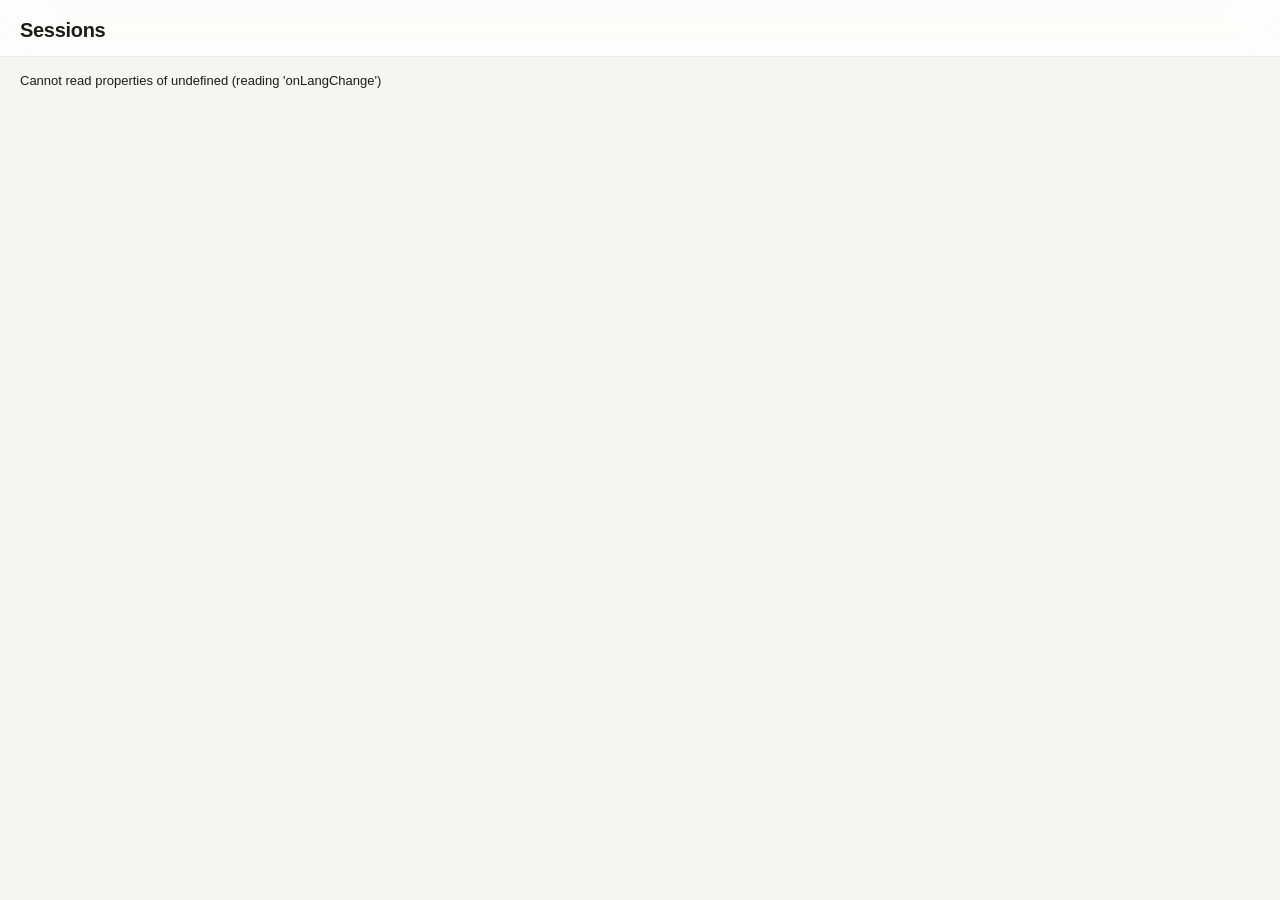
<file: app/src/dashboard.html>
<!DOCTYPE html>
<html lang="en">
<head>
<meta charset="UTF-8">
<meta http-equiv="Content-Security-Policy" content="default-src 'none'; style-src 'self' 'unsafe-inline'; script-src 'self'; img-src 'self' data: file:">
<title>Sessions</title>
<link rel="stylesheet" href="design-tokens.css">
<style>
* { box-sizing: border-box; }

/* ── Inherit from design-tokens.css; override only what differs ── */
:root {
  --running:     var(--color-success);
  --done:        var(--color-text-tertiary);
  --interrupted: var(--color-warning);
  --idle:        var(--color-text-tertiary);
}

html, body {
  height: 100%; margin: 0;
  background: var(--color-surface-1);
  color: var(--color-text-primary);
  font-family: var(--font-sans);
  font-size: var(--text-base);
  -webkit-font-smoothing: antialiased;
  overflow: hidden;
}
body { user-select: none; }

.app {
  display: flex; flex-direction: column;
  height: 100vh; min-width: 0;
}

/* ── Header with glass finish ── */
.header {
  flex: 0 0 auto;
  padding: 18px 20px 14px;
  border-bottom: 1px solid var(--color-border);
  background: var(--color-glass-bg);
  backdrop-filter: blur(20px) saturate(180%);
  -webkit-backdrop-filter: blur(20px) saturate(180%);
}

.title-row {
  display: flex; align-items: baseline; gap: 10px; min-width: 0;
}
h1 {
  margin: 0; font-size: var(--text-lg); line-height: 1.2;
  font-weight: 700; letter-spacing: var(--tracking-tight);
}
.count {
  color: var(--color-text-secondary); font-size: var(--text-sm); font-weight: 600;
}

.content {
  flex: 1 1 auto; overflow-y: auto; min-height: 0;
  padding: var(--space-7) var(--space-8) var(--space-8);
}

.group { margin: 0 0 18px; }
.group-title {
  display: flex; align-items: center; gap: 8px;
  margin: 0 0 8px; padding: 0 2px;
  color: var(--color-text-secondary);
  font-size: var(--text-sm); font-weight: 700;
  text-transform: uppercase; letter-spacing: var(--tracking-label);
}
.cards { display: flex; flex-direction: column; gap: 8px; }

/* ── Session card with glass + hover lift ── */
.card {
  position: relative;
  display: grid;
  grid-template-columns: 28px minmax(0, 1fr) auto;
  gap: 10px; align-items: center;
  width: 100%; min-height: 86px; padding: var(--space-5);
  border: 1px solid var(--color-border);
  border-radius: var(--radius-lg);
  background: var(--color-surface-0);
  transition: transform 0.2s var(--ease-out), box-shadow 0.2s var(--ease-out),
              border-color 0.25s var(--ease-out);
  animation: cardIn 0.35s var(--ease-spring) backwards;
}
.card:hover {
  transform: translateY(-2px);
  box-shadow: var(--shadow-md);
  border-color: var(--color-border-strong);
}
@keyframes cardIn {
  from { opacity: 0; transform: translateY(12px); }
  to   { opacity: 1; transform: translateY(0); }
}

.session-id-badge {
  position: absolute; top: 8px; right: 38px;
  font-family: var(--font-mono); font-size: var(--text-sm);
  color: var(--color-text-tertiary); pointer-events: none;
}

.agent-icon, .agent-fallback {
  width: 28px; height: 28px; border-radius: var(--radius-md); flex: 0 0 auto;
}
.agent-icon   { object-fit: contain; background: var(--color-surface-2); }
.agent-fallback {
  display: inline-flex; align-items: center; justify-content: center;
  background: var(--color-surface-2); color: var(--color-text-secondary);
  font-weight: 700; font-size: var(--text-sm);
}

.main { min-width: 0; display: flex; flex-direction: column; gap: 4px; }
.session-title {
  overflow: hidden; text-overflow: ellipsis; white-space: nowrap;
  margin-bottom: 2px; font-weight: 700; line-height: var(--leading-normal);
  color: var(--color-text-primary);
}
.session-title-input {
  width: 100%; min-width: 0; height: 22px; margin: -2px 0 0;
  padding: 1px 5px; border: 1px solid var(--color-accent);
  border-radius: var(--radius-sm); outline: none;
  background: var(--color-surface-2); color: var(--color-text-primary);
  font: inherit; font-weight: 700; line-height: var(--leading-normal);
  user-select: text;
}
.meta, .path, .event-row {
  overflow: hidden; text-overflow: ellipsis; white-space: nowrap;
  color: var(--color-text-secondary); font-size: var(--text-sm);
  line-height: var(--leading-normal);
}
.path { color: var(--color-text-tertiary); }

.badge   { display: inline-flex; align-items: center; gap: 5px; }
.dot     { width: 7px; height: 7px; border-radius: 50%; background: var(--idle); }
.badge-running .dot      { background: var(--running); }
.badge-done .dot         { background: var(--done); }
.badge-interrupted .dot  { background: var(--interrupted); }
.badge-idle .dot         { background: var(--idle); }

.actions { display: flex; justify-content: flex-end; gap: 6px; }

button {
  min-width: 82px; height: 30px; border: 1px solid transparent;
  border-radius: var(--radius-md); background: var(--color-accent);
  color: #ffffff; font: inherit; font-size: var(--text-sm);
  font-weight: 700; cursor: pointer; padding: 0 var(--space-4);
  transition: background 0.15s var(--ease-out), transform 0.12s var(--ease-out);
}
button:hover:not(:disabled) { background: var(--color-accent-hover); }
button:active:not(:disabled) { transform: scale(0.96); }
button:disabled {
  cursor: default; opacity: 0.45;
  background: var(--color-surface-2); color: var(--color-text-secondary);
  border-color: var(--color-border);
}

.mark-read-button {
  background: var(--color-surface-2); color: var(--color-text-primary);
  border-color: var(--color-border);
}
.mark-read-button:hover:not(:disabled) {
  background: var(--color-accent); color: #ffffff; border-color: transparent;
}

.hide-session-button {
  position: absolute; top: 5px; right: 8px;
  min-width: 22px; width: 22px; height: 22px; padding: 0;
  border-color: transparent; border-radius: var(--radius-sm);
  background: transparent; color: var(--color-text-tertiary);
  font-size: 17px; font-weight: 500; line-height: 20px;
  transition: background 0.15s var(--ease-out), color 0.15s var(--ease-out);
}
.hide-session-button:hover:not(:disabled) {
  background: var(--color-surface-2); color: var(--color-text-primary);
}

/* ── Empty state ── */
.empty {
  height: 100%; min-height: 280px;
  display: flex; flex-direction: column;
  justify-content: center; align-items: center; text-align: center;
  color: var(--color-text-secondary); gap: 6px; padding: var(--space-9);
}
.empty-title {
  color: var(--color-text-primary); font-weight: 700; font-size: var(--text-md);
}
.empty-hint {
  max-width: 260px; line-height: var(--leading-normal);
  color: var(--color-text-secondary);
}
.hidden { display: none !important; }

@media (max-width: 420px) {
  .header  { padding: var(--space-7) var(--space-7) var(--space-5); }
  .content { padding: var(--space-5); }
  .card    { grid-template-columns: 28px minmax(0, 1fr); }
  .actions { grid-column: 2; justify-content: flex-start; }
}
</style>
</head>
<body>
  <div class="app">
    <header class="header">
      <div class="title-row">
        <h1 id="title">Sessions</h1>
        <span id="count" class="count"></span>
      </div>
    </header>
    <main id="content" class="content" aria-live="polite"></main>
  </div>
  <script src="./dashboard-renderer.js"></script>
</body>
</html>
</file>
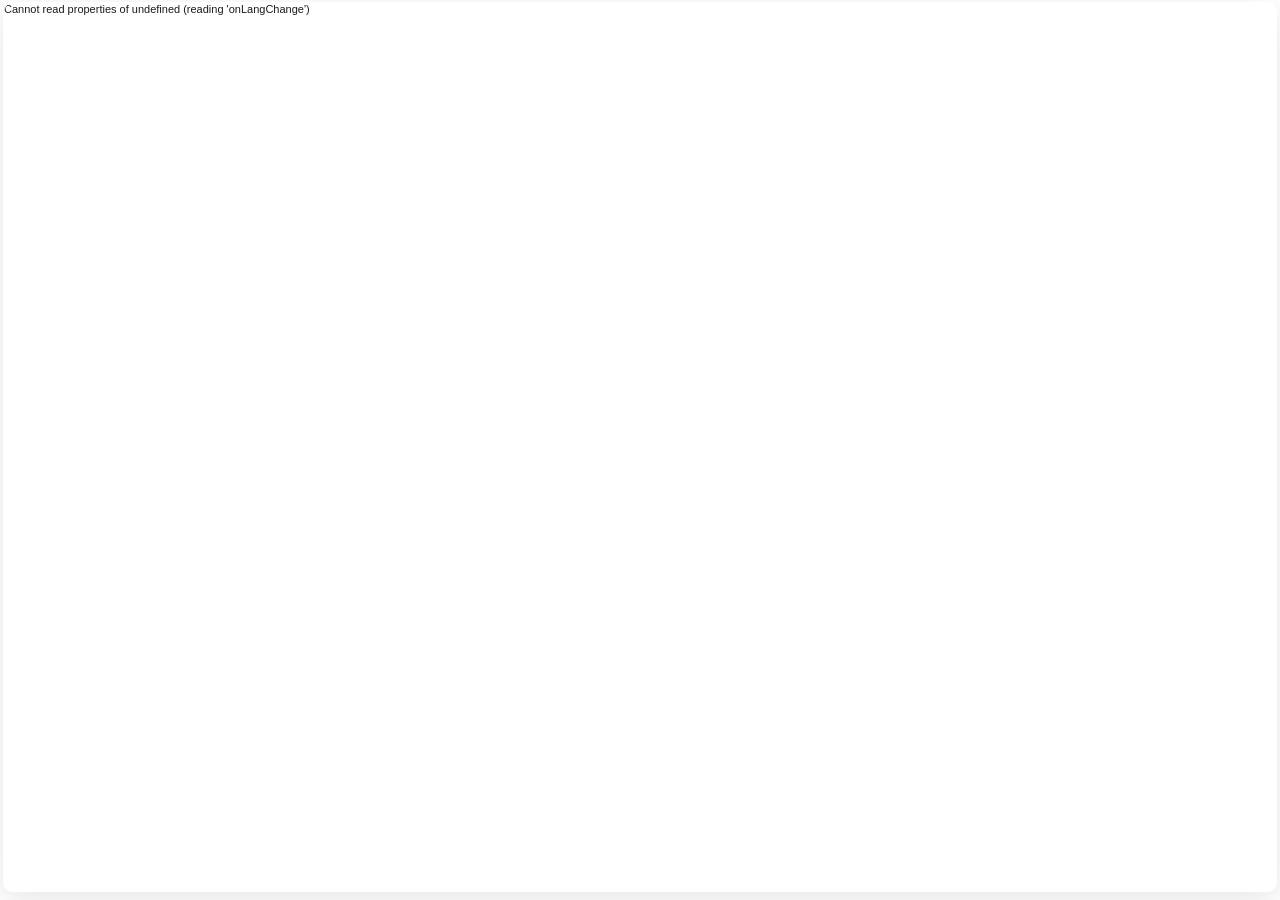
<file: app/src/session-hud.html>
<!DOCTYPE html>
<html lang="en">
<head>
<meta charset="UTF-8">
<meta http-equiv="Content-Security-Policy" content="default-src 'none'; style-src 'self' 'unsafe-inline'; script-src 'self'; img-src 'self' data: file:;">
<title>Session HUD</title>
<link rel="stylesheet" href="design-tokens.css">
<style>
* { box-sizing: border-box; }

/* ── Inherit from design-tokens.css ── */
:root {
  --running:     var(--color-success);
  --done:        var(--color-text-tertiary);
  --interrupted: var(--color-warning);
  --idle:        var(--color-text-tertiary);
}

html, body {
  width: 100%; height: 100%;
  margin: 0; overflow: hidden;
  background: transparent;
  color: var(--color-text-primary);
  font-family: var(--font-sans);
  font-size: var(--text-sm);
  -webkit-font-smoothing: antialiased;
  user-select: none;
}
body { padding: 2px 3px 8px; }

/* ── HUD container — frosted glass ── */
.hud {
  width: 100%; height: 100%;
  display: flex; flex-direction: column;
  border: 1px solid var(--color-glass-border);
  border-radius: var(--radius-lg);
  background: var(--color-glass-bg);
  backdrop-filter: blur(24px) saturate(180%);
  -webkit-backdrop-filter: blur(24px) saturate(180%);
  box-shadow: var(--shadow-glass);
  overflow: hidden; position: relative;
}

.hud.has-pin .row { padding-right: 28px; }

.pin-btn {
  position: absolute; top: 4px; right: 4px;
  width: 16px; height: 16px; padding: 0; border: none;
  background: transparent; color: var(--color-text-secondary);
  cursor: pointer; display: flex; align-items: center; justify-content: center;
  border-radius: var(--radius-sm); z-index: 2;
  opacity: 0.55;
  transition: opacity var(--duration-fast) ease, background var(--duration-fast) ease;
}
.pin-btn:hover { opacity: 1; background: rgba(0, 0, 0, 0.06); }
.pin-btn.pinned { opacity: 1; color: var(--color-warning); }
@media (prefers-color-scheme: dark) {
  .pin-btn:hover { background: rgba(255, 255, 255, 0.10); }
}

.row {
  height: 28px; flex: 0 0 28px;
  display: flex; align-items: center; gap: 8px; padding: 0 10px;
  cursor: pointer;
  transition: background var(--duration-fast) ease;
}
.row-unfocusable { cursor: default; }
.row:hover   { background: rgba(0, 0, 0, 0.06); }
.row:active  { background: rgba(0, 0, 0, 0.10); }
@media (prefers-color-scheme: dark) {
  .row:hover  { background: rgba(255, 255, 255, 0.08); }
  .row:active { background: rgba(255, 255, 255, 0.12); }
}

.row .left {
  display: flex; align-items: center; gap: 6px;
  flex: 1 1 auto; min-width: 0;
}

.dot {
  width: 8px; height: 8px; border-radius: 50%;
  flex: 0 0 auto; background: var(--idle);
}
.dot-running     { background: var(--running); animation: dot-pulse 1.6s ease-in-out infinite; }
.dot-done        { background: var(--done); }
.dot-interrupted { background: var(--interrupted); }
.dot-idle        { background: var(--idle); }

@keyframes dot-pulse {
  0%, 100% { opacity: 1; transform: scale(1); }
  50%      { opacity: 0.55; transform: scale(0.8); }
}

.agent-icon {
  width: 16px; height: 16px; flex: 0 0 auto; object-fit: contain;
}

.title {
  min-width: 0; flex: 1 1 auto;
  overflow: hidden; text-overflow: ellipsis; white-space: nowrap;
  font-weight: 600; line-height: 1; color: var(--color-text-primary);
}
.row-folded .title {
  font-weight: 500; color: var(--color-text-secondary);
}

.right {
  flex: 0 0 auto; display: flex; align-items: center; gap: 5px;
  font-weight: 400; line-height: 1; color: var(--color-text-secondary);
  font-variant-numeric: tabular-nums;
  max-width: 45%; overflow: hidden; text-overflow: ellipsis; white-space: nowrap;
}

/* ── State chips ── */
.state-chip {
  flex: 0 0 auto; font-size: var(--text-xs); font-weight: 500;
  line-height: 1; padding: 2px 5px; border-radius: 3px; white-space: nowrap;
}
.chip-thinking     { background: rgba(99, 102, 241, 0.13); color: #6366f1; }
.chip-working      { background: rgba(22, 163, 74, 0.13);  color: #16a34a; }
.chip-juggling     { background: rgba(245, 158, 11, 0.15);  color: #b45309; }
.chip-sweeping     { background: rgba(107, 114, 128, 0.13); color: #52525b; }
.chip-notification { background: rgba(245, 158, 11, 0.15);  color: #b45309; }
.chip-worktree     { background: rgba(59, 130, 246, 0.13);  color: #2563eb; }
.chip-interrupted  { background: rgba(239, 68, 68, 0.10);   color: #dc2626; }

@media (prefers-color-scheme: dark) {
  .chip-thinking     { background: rgba(99, 102, 241, 0.20); color: #818cf8; }
  .chip-working      { background: rgba(22, 163, 74, 0.20);  color: #4ade80; }
  .chip-juggling     { background: rgba(245, 158, 11, 0.20);  color: #fbbf24; }
  .chip-sweeping     { background: rgba(107, 114, 128, 0.20); color: #a1a1aa; }
  .chip-notification { background: rgba(245, 158, 11, 0.20);  color: #fbbf24; }
  .chip-worktree     { background: rgba(59, 130, 246, 0.20);  color: #60a5fa; }
  .chip-interrupted  { background: rgba(239, 68, 68, 0.15);   color: #f87171; }
}

.completion-bell { flex: 0 0 auto; color: #f59e0b; display: flex; align-items: center; }

.focus-unavailable {
  width: 13px; height: 13px; flex: 0 0 13px;
  display: flex; align-items: center; justify-content: center;
  color: var(--color-text-secondary); opacity: 0.72;
}
.focus-unavailable svg { width: 11px; height: 11px; }

@keyframes bell-ring {
  0%   { transform: rotate(0deg); }
  10%  { transform: rotate(12deg); }
  20%  { transform: rotate(-10deg); }
  30%  { transform: rotate(8deg); }
  40%  { transform: rotate(-6deg); }
  50%  { transform: rotate(0deg); }
  100% { transform: rotate(0deg); }
}
.unread-bell svg {
  animation: bell-ring 1.8s ease-in-out infinite;
  transform-origin: 50% 2px;
}

@media (prefers-reduced-motion: reduce) {
  .dot-running { animation: none; }
  .unread-bell svg { animation: none; }
}
</style>
</head>
<body>
  <div id="hud" class="hud"></div>
  <script src="./session-hud-renderer.js"></script>
</body>
</html>
</file>
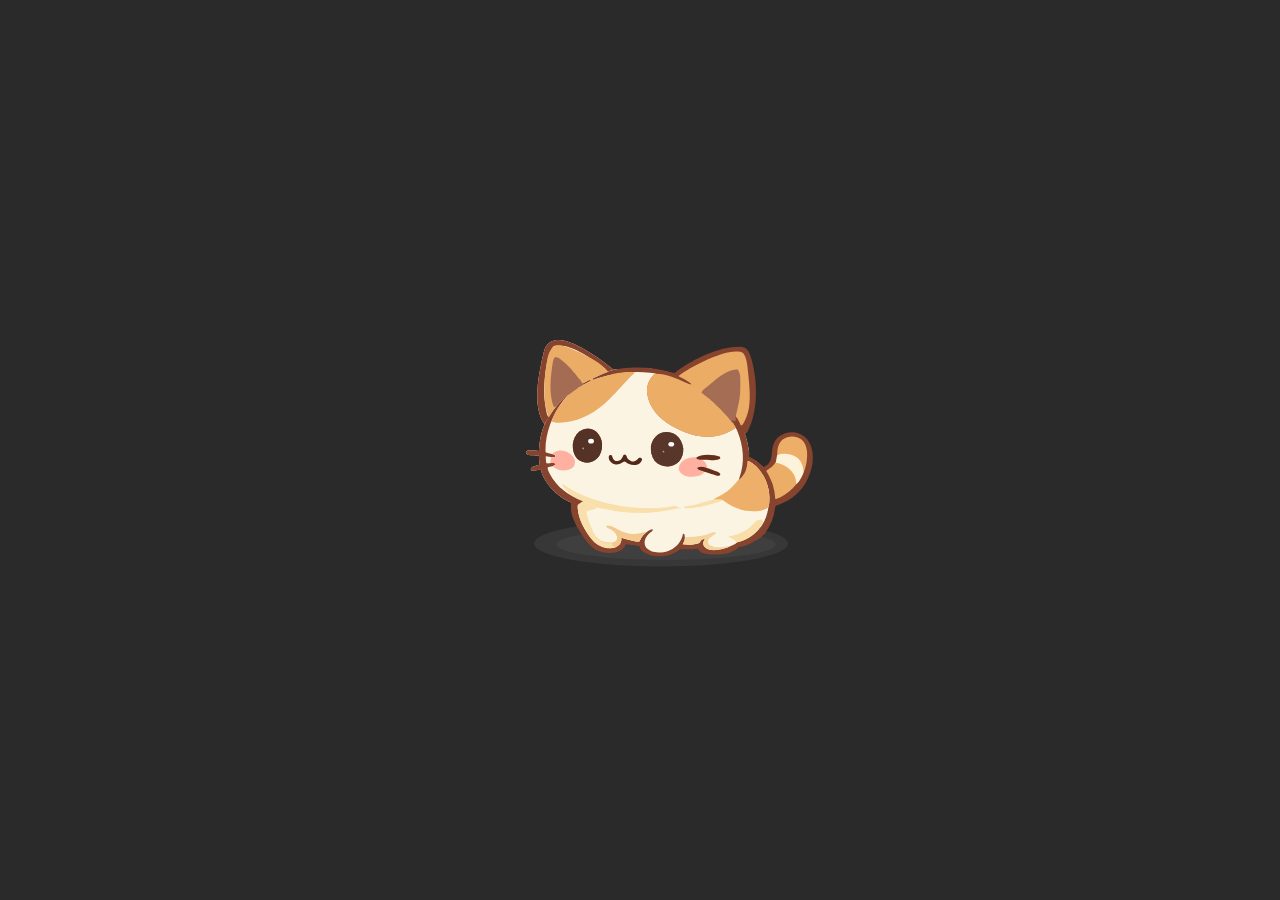
<file: app/tools/calico-test.html>
<!DOCTYPE html>
<html>
<head>
<meta charset="utf-8">
<title>Calico Eye + Head Tracking Test</title>
<style>
  body { margin: 0; background: #2a2a2a; display: flex; justify-content: center; align-items: center; height: 100vh; overflow: hidden; }
  object { width: 400px; height: 270px; }
</style>
</head>
<body>
<object id="cat" type="image/svg+xml" data="calico-final.svg"></object>
<script>
const cat = document.getElementById('cat');
cat.addEventListener('load', function() {
  const svgDoc = cat.contentDocument;

  const EYE_CX = 725, EYE_CY = 495;

  // Eye tracking: eyes move the most
  const EYE_MAX = 20;
  const EYE_EASE = 0.2;

  // Head tracking: head follows with less range
  const HEAD_MAX = 12;
  const HEAD_EASE = 0.12;

  // Shadow tracking: chest-head shifts slightly
  const SHADOW_MAX = 3;
  const SHADOW_EASE = 0.07;

  function wrapElements(ids, className) {
    ids.forEach(function(id) {
      const el = svgDoc.getElementById(id);
      if (!el) return;
      const wrapper = svgDoc.createElementNS('http://www.w3.org/2000/svg', 'g');
      wrapper.classList.add(className);
      el.parentNode.insertBefore(wrapper, el);
      wrapper.appendChild(el);
    });
  }

  // Wrap eye groups
  wrapElements(['eye-sockets', 'eye-pupils', 'eye-highlights'], 'eye-track');

  // Wrap head groups (face elements that follow the head)
  wrapElements([
    'outline-head', 'base-head',
    'patch-head-right', 'patch-head-left',
    'cheek-right', 'cheek-left',
    'mouth',
    'whiskers-right',
    'ears-inner',
    'ear-inner-right', 'ear-inner-left'
  ], 'head-track');

  // Also wrap ear-anim groups (outline + patches + base) by class
  svgDoc.querySelectorAll('.ear-anim').forEach(function(el) {
    const wrapper = svgDoc.createElementNS('http://www.w3.org/2000/svg', 'g');
    wrapper.classList.add('head-track');
    el.parentNode.insertBefore(wrapper, el);
    wrapper.appendChild(el);
  });

  // Wrap shadow (body outline + chest-head + chin shadows follow with even less movement)
  wrapElements(['outline-body', 'chest-head', 'shadow-light', 'shadow-deep'], 'shadow-track');

  const eyeWrappers = svgDoc.querySelectorAll('.eye-track');
  const headWrappers = svgDoc.querySelectorAll('.head-track');
  const shadowWrappers = svgDoc.querySelectorAll('.shadow-track');

  let targetX = 0, targetY = 0;
  let eyeX = 0, eyeY = 0;
  let headX = 0, headY = 0;
  let shadowX = 0, shadowY = 0;

  function calcOffset(dx, dy, maxOffset) {
    const dist = Math.sqrt(dx * dx + dy * dy);
    if (dist === 0) return [0, 0];
    const clamp = Math.min(dist, maxOffset * 40) / (maxOffset * 40) * maxOffset;
    return [(dx / dist) * clamp, (dy / dist) * clamp];
  }

  document.addEventListener('mousemove', function(e) {
    const rect = cat.getBoundingClientRect();
    const scaleX = 1536 / rect.width;
    const scaleY = 1024 / rect.height;
    const mx = (e.clientX - rect.left) * scaleX;
    const my = (e.clientY - rect.top) * scaleY;
    targetX = mx - EYE_CX;
    targetY = my - EYE_CY;
  });

  document.addEventListener('mouseleave', function() {
    targetX = 0;
    targetY = 0;
  });

  function applyTransform(wrappers, x, y) {
    const tx = Math.round(x * 4) / 4;
    const ty = Math.round(y * 4) / 4;
    wrappers.forEach(function(w) {
      w.setAttribute('transform', 'translate(' + tx + ',' + ty + ')');
    });
  }

  function tick() {
    const [etx, ety] = calcOffset(targetX, targetY, EYE_MAX);
    const [htx, hty] = calcOffset(targetX, targetY, HEAD_MAX);
    const [stx, sty] = calcOffset(targetX, targetY, SHADOW_MAX);

    eyeX += (etx - eyeX) * EYE_EASE;
    eyeY += (ety - eyeY) * EYE_EASE;
    headX += (htx - headX) * HEAD_EASE;
    headY += (hty - headY) * HEAD_EASE;
    shadowX += (stx - shadowX) * SHADOW_EASE;
    shadowY += (sty - shadowY) * SHADOW_EASE;

    applyTransform(eyeWrappers, eyeX, eyeY);
    applyTransform(headWrappers, headX, headY);
    applyTransform(shadowWrappers, shadowX, shadowY);

    requestAnimationFrame(tick);
  }

  tick();
  console.log('Tracking active — eyes:', eyeWrappers.length,
              'head:', headWrappers.length, 'shadow:', shadowWrappers.length);
});
</script>
</body>
</html>
</file>
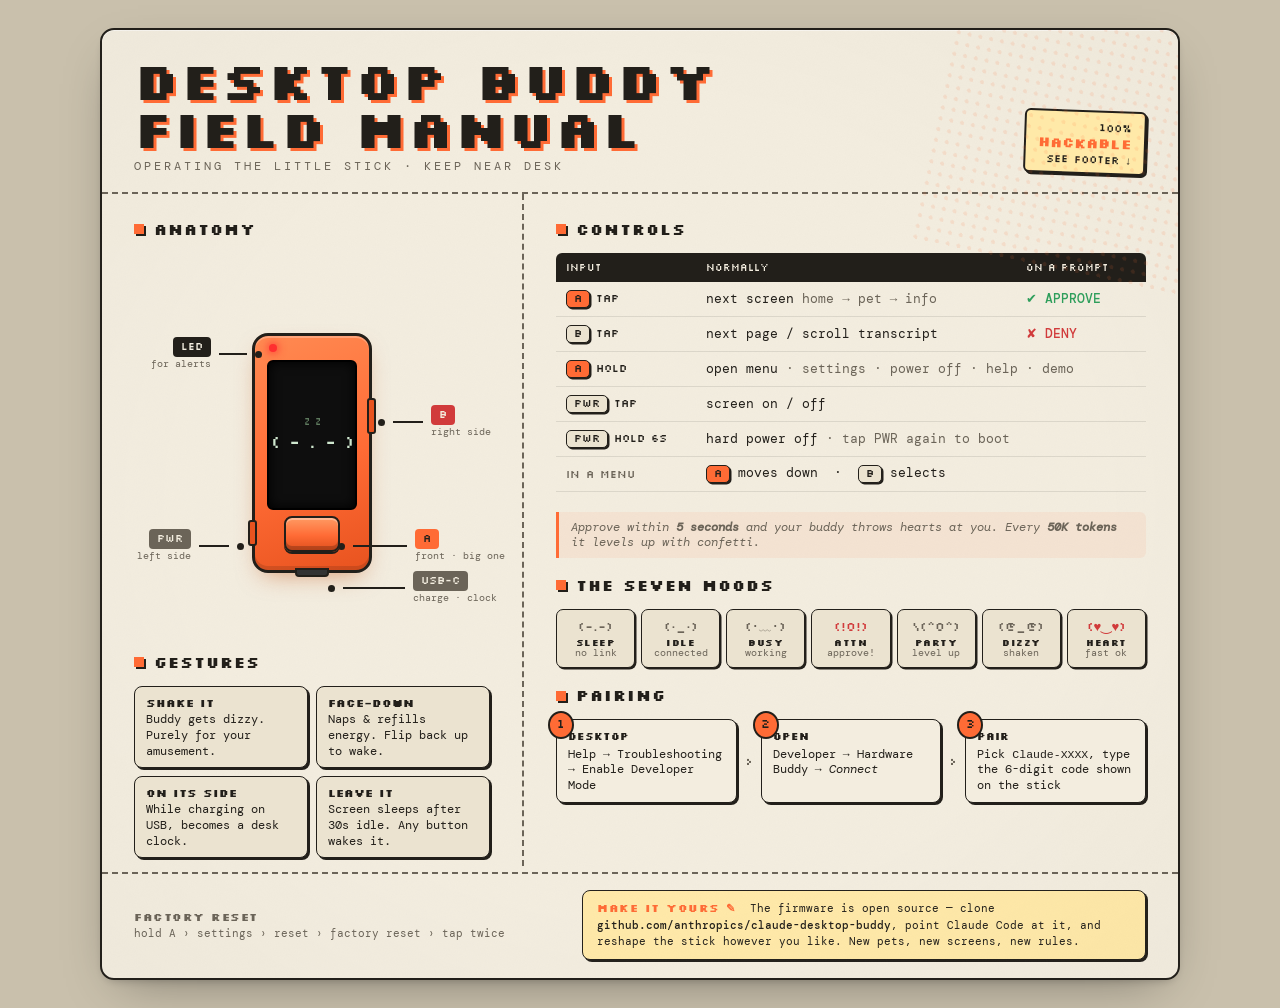
<file: reference/docs/manual.html>
<!doctype html>
<html lang="en">
<head>
<meta charset="utf-8">
<title>Desktop Buddy — Field Manual</title>
<meta name="viewport" content="width=device-width,initial-scale=1">
<link rel="preconnect" href="https://fonts.googleapis.com">
<link rel="preconnect" href="https://fonts.gstatic.com" crossorigin>
<link href="https://fonts.googleapis.com/css2?family=Silkscreen:wght@400;700&family=DM+Mono:ital,wght@0,400;0,500;1,400&display=swap" rel="stylesheet">
<style>
  :root {
    --paper:   #f3eddf;
    --paper-2: #ebe3d0;
    --ink:     #221f1a;
    --ink-dim: #6b6458;
    --m5:      #ff6b35;   /* M5Stack orange */
    --screen:  #0e0e0e;
    --ok:      #2e9e5b;
    --no:      #d13b3b;
    --led:     #ff2f2f;
    --hi:      #ffe9a8;
  }
  * { box-sizing: border-box; margin: 0; padding: 0; }
  html, body { background: #c9c0ac; }
  body {
    font-family: "DM Mono", ui-monospace, monospace;
    color: var(--ink);
    padding: 28px 16px;
    display: grid;
    place-items: start center;
    -webkit-font-smoothing: antialiased;
  }

  /* ───────── the card ───────── */
  .sheet {
    width: min(1080px, 100%);
    background: var(--paper);
    border: 2px solid var(--ink);
    border-radius: 14px;
    box-shadow: 0 1px 0 #fff8 inset, 0 18px 50px -20px #0006, 0 4px 12px -6px #0005;
    position: relative;
    overflow: hidden;
    animation: rise .6s cubic-bezier(.2,.7,.2,1) both;
  }
  @keyframes rise { from { opacity:0; transform: translateY(12px) } }
  /* paper grain + halftone corner */
  .sheet::before {
    content:""; position:absolute; inset:0; pointer-events:none; opacity:.5;
    background-image:
      radial-gradient(#0000 60%, #00000008 100%),
      url("data:image/svg+xml;utf8,<svg xmlns='http://www.w3.org/2000/svg' width='160' height='160'><filter id='n'><feTurbulence type='fractalNoise' baseFrequency='.9' numOctaves='2' stitchTiles='stitch'/><feColorMatrix type='saturate' values='0'/></filter><rect width='100%25' height='100%25' filter='url(%23n)' opacity='.06'/></svg>");
  }
  .sheet::after {
    content:""; position:absolute; right:-40px; top:-40px; width:280px; height:280px;
    background: radial-gradient(circle at 30% 30%, var(--m5) 18%, #0000 19%) 0 0/11px 11px;
    opacity:.12; transform: rotate(12deg); pointer-events:none;
  }

  /* ───────── masthead ───────── */
  header {
    display:flex; align-items:flex-end; justify-content:space-between; gap:24px;
    padding: 26px 32px 18px;
    border-bottom: 2px dashed var(--ink-dim);
    position: relative;
  }
  .mast h1 {
    font-family: "Silkscreen", monospace;
    font-size: clamp(30px, 4.4vw, 52px);
    line-height: .92; letter-spacing: 1px;
    text-shadow: 3px 3px 0 var(--m5);
  }
  .mast .sub {
    font-size: 12px; letter-spacing: 3px; text-transform: uppercase;
    color: var(--ink-dim); margin-top: 6px;
  }
  .stamp {
    font-family: "Silkscreen", monospace; font-size: 11px; text-align:right;
    border: 2px solid var(--ink); padding: 8px 12px 6px; border-radius: 6px;
    background: var(--hi); transform: rotate(2deg);
    box-shadow: 2px 2px 0 var(--ink);
  }
  .stamp b { color: var(--m5); font-size: 14px; }

  /* ───────── layout ───────── */
  main {
    display: grid;
    grid-template-columns: 420px 1fr;
    gap: 0;
  }
  .col { padding: 26px 32px 8px; position: relative; }
  .col + .col { border-left: 2px dashed var(--ink-dim); }

  h2 {
    font-family: "Silkscreen", monospace;
    font-size: 15px; letter-spacing: 1px;
    margin-bottom: 14px;
    display:flex; align-items:center; gap:10px;
  }
  h2::before {
    content:""; width:10px; height:10px; background:var(--m5);
    box-shadow: 2px 2px 0 var(--ink);
  }

  /* ───────── device diagram ───────── */
  .rig { position: relative; height: 400px; }
  .stick {
    position:absolute; left:50%; top:50%; transform:translate(-50%,-50%);
    width: 120px; height: 240px;
    background: linear-gradient(160deg,#ff8a52 0%,var(--m5) 55%,#e8531f 100%);
    border: 3px solid var(--ink); border-radius: 16px;
    box-shadow: 0 10px 24px -10px #c0440088, inset 0 2px 0 #ffffff40, inset 0 -4px 0 #00000020;
    animation: bob 5s ease-in-out infinite;
  }
  @keyframes bob { 50% { transform:translate(-50%,-51.5%) rotate(.6deg) } }
  .lcd {
    position:absolute; left:12px; right:12px; top:24px; height:150px;
    background: var(--screen); border-radius: 6px;
    border: 2px solid #000;
    box-shadow: inset 0 0 12px #000;
    display:grid; place-items:center;
    overflow:hidden;
  }
  .face { font-family:"Silkscreen",monospace; color:#cfe8cf; font-size:18px; text-align:center; line-height:1.4; }
  .face .zz { color:#5e7a5e; font-size:10px; display:block; animation: zz 2.4s ease-in-out infinite; }
  @keyframes zz { 50% { transform: translate(2px,-3px); opacity:.5 } }
  .btn-a {
    position:absolute; left:50%; bottom:18px; transform:translateX(-50%);
    width:56px; height:36px; border-radius:8px;
    background: linear-gradient(#ff9a63,var(--m5) 55%,#e0511e);
    border:2px solid var(--ink);
    box-shadow: inset 0 2px 0 #ffffff55, inset 0 -4px 0 #00000035, 0 2px 0 var(--ink);
  }
  .btn-b {
    position:absolute; right:-7px; top:62px;
    width:9px; height:36px; border-radius:3px;
    background:#e8531f; border:2px solid var(--ink);
  }
  .btn-p {
    position:absolute; left:-7px; bottom:24px;
    width:9px; height:26px; border-radius:3px;
    background:#e8531f; border:2px solid var(--ink);
  }
  .led {
    position:absolute; left:14px; top:8px;
    width:8px; height:8px; border-radius:50%;
    background:var(--led); box-shadow:0 0 9px 1px var(--led);
    animation: blink 1.2s steps(2) infinite;
  }
  @keyframes blink { 50% { opacity:.15; box-shadow:none } }
  .usb {
    position:absolute; left:50%; bottom:-7px; transform:translateX(-50%);
    width:34px; height:9px; background:#333; border:2px solid var(--ink); border-radius:0 0 4px 4px;
  }

  /* callout lines */
  .pin {
    position:absolute; font-family:"Silkscreen",monospace; font-size:11px;
    display:flex; align-items:center; gap:8px; white-space:nowrap;
  }
  .pin .tag {
    background:var(--ink); color:var(--paper); padding:2px 8px 4px; border-radius:4px;
  }
  .pin .tag.ok { background:var(--m5); color:var(--ink); }
  .pin .tag.no { background:var(--no); }
  .pin .tag.dim { background:var(--ink-dim); }
  .pin .wire { height:2px; background:var(--ink); flex:none; }
  .pin .dot { width:7px; height:7px; border-radius:50%; background:var(--ink); flex:none; }
  .pin small { font-family:"DM Mono",monospace; color:var(--ink-dim); font-size:10px; display:block; margin-top:4px; }
  .pin.r { flex-direction:row-reverse; text-align:right; }

  .p-a   { left:204px; top:278px; } .p-a .wire{width:54px}
  .p-b   { left:244px; top:154px; } .p-b .wire{width:30px}
  .p-pwr { right:246px; top:278px; } .p-pwr .wire{width:30px}
  .p-led { right:228px; top:86px;  } .p-led .wire{width:28px}
  .p-usb { left:194px; top:320px; } .p-usb .wire{width:62px}

  .gestures {
    display:grid; grid-template-columns:1fr 1fr; gap:8px;
  }
  .gest {
    border:1.5px solid var(--ink); border-radius:8px; padding:9px 11px 8px;
    background:var(--paper-2); font-size:12px; line-height:1.35;
    box-shadow: 2px 2px 0 var(--ink);
  }
  .gest b { font-family:"Silkscreen",monospace; font-size:11px; display:block; }

  /* ───────── controls table ───────── */
  .controls { width:100%; border-collapse:collapse; font-size:12.5px; margin-bottom:20px; }
  .controls th, .controls td { text-align:left; padding:8px 10px; border-bottom:1.5px solid #00000018; }
  .controls th {
    font-family:"Silkscreen",monospace; font-weight:400; font-size:10px;
    background:var(--ink); color:var(--paper); border-bottom:none;
  }
  .controls th:first-child { border-radius:6px 0 0 0; }
  .controls th:last-child  { border-radius:0 6px 0 0; }
  .controls td:first-child { font-family:"Silkscreen",monospace; font-size:11px; white-space:nowrap; }
  .controls tr:hover td { background:#00000007; }
  .key {
    display:inline-block; min-width:18px; text-align:center;
    padding:0 7px 2px; border:1.5px solid var(--ink); border-radius:5px;
    background:var(--paper-2); box-shadow:1.5px 1.5px 0 var(--ink);
    font-family:"Silkscreen",monospace; font-size:11px;
  }
  .key.a { background:var(--m5); color:var(--ink); }
  .ok { color:var(--ok); font-weight:500; }
  .no { color:var(--no); font-weight:500; }
  .dim { color:var(--ink-dim); }

  .note {
    font-size:11.5px; font-style:italic; color:var(--ink-dim);
    padding:8px 12px; border-left:3px solid var(--m5); background:#ff6b3512;
    margin-bottom:18px; border-radius:0 6px 6px 0;
  }

  /* moods strip */
  .moods { display:grid; grid-template-columns:repeat(7,1fr); gap:6px; margin-bottom:18px; }
  .mood {
    border:1.5px solid var(--ink); border-radius:7px; padding:8px 2px 7px;
    text-align:center; background:var(--paper-2);
    font-size:9.5px; line-height:1.25; min-width:0;
    box-shadow:1.5px 1.5px 0 var(--ink);
    transition: transform .12s;
  }
  .mood:hover { transform:translateY(-2px); }
  .mood .ico { font-family:"Silkscreen",monospace; font-size:13px; display:block; margin-bottom:3px; white-space:nowrap; overflow:hidden; }
  .mood b { font-family:"Silkscreen",monospace; font-size:9px; display:block; letter-spacing:.5px; }
  .mood span { color:var(--ink-dim); }

  /* pairing */
  .pair { display:flex; gap:8px; align-items:stretch; }
  .step {
    flex:1; border:1.5px solid var(--ink); border-radius:8px;
    padding:10px 11px 9px; font-size:11.5px; line-height:1.35;
    background:var(--paper); position:relative;
    box-shadow:2px 2px 0 var(--ink);
  }
  .step::before {
    content: attr(data-n);
    position:absolute; top:-9px; left:-9px;
    width:22px; height:22px; border-radius:50%;
    background:var(--m5); border:2px solid var(--ink);
    font-family:"Silkscreen",monospace; font-size:12px;
    display:grid; place-items:center; padding-bottom:2px;
  }
  .step b { font-family:"Silkscreen",monospace; font-size:10px; display:block; margin-bottom:3px; }
  .arrow { align-self:center; font-family:"Silkscreen",monospace; color:var(--ink-dim); }

  footer {
    border-top:2px dashed var(--ink-dim);
    padding:16px 32px 18px; margin-top:6px;
    display:grid; grid-template-columns:420px 1fr; gap:28px; align-items:center;
    font-size:11px; line-height:1.5;
  }
  footer b { font-family:"Silkscreen",monospace; font-size:11px; letter-spacing:.5px; }
  footer .reset { color:var(--ink-dim); }
  footer .hack {
    background:var(--hi); border:1.5px solid var(--ink); border-radius:8px;
    padding:9px 14px; box-shadow:2px 2px 0 var(--ink);
  }
  footer code { font-family:"DM Mono",monospace; font-weight:500; }

  /* ───────── responsive / print ───────── */
  @media (max-width: 920px) {
    main, footer { grid-template-columns: 1fr; }
    .col + .col { border-left:none; border-top:2px dashed var(--ink-dim); }
    .moods { grid-template-columns:repeat(4,1fr); }
    .stamp { display:none; }
  }
  @media print {
    html,body { background:#fff; padding:0; }
    .sheet { box-shadow:none; border-radius:0; width:100%; animation:none; }
    .stick { animation:none; }
    @page { margin:10mm; }
  }
</style>
</head>
<body>
<article class="sheet">

  <header>
    <div class="mast">
      <h1>DESKTOP BUDDY<br>FIELD MANUAL</h1>
      <div class="sub">Operating the little stick · keep near desk</div>
    </div>
    <div class="stamp">
      100%<br><b>HACKABLE</b><br>SEE&nbsp;FOOTER&nbsp;↓
    </div>
  </header>

  <main>
    <!-- ─────── LEFT: anatomy ─────── -->
    <section class="col">
      <h2>Anatomy</h2>

      <div class="rig">
        <div class="stick">
          <div class="lcd">
            <div class="face">
              <span class="zz">z Z</span>
              (&nbsp;-&nbsp;.&nbsp;-&nbsp;)
            </div>
          </div>
          <div class="btn-a"></div>
          <div class="btn-b"></div>
          <div class="btn-p"></div>
          <div class="led"></div>
          <div class="usb"></div>
        </div>

        <div class="pin p-a"><span class="dot"></span><span class="wire"></span>
          <div><span class="tag ok">A</span><small>front · big one</small></div>
        </div>
        <div class="pin p-b"><span class="dot"></span><span class="wire"></span>
          <div><span class="tag no">B</span><small>right side</small></div>
        </div>
        <div class="pin r p-pwr"><span class="dot"></span><span class="wire"></span>
          <div><span class="tag dim">PWR</span><small>left side</small></div>
        </div>
        <div class="pin r p-led"><span class="dot"></span><span class="wire"></span>
          <div><span class="tag">LED</span><small>for alerts</small></div>
        </div>
        <div class="pin p-usb"><span class="dot"></span><span class="wire"></span>
          <div><span class="tag dim">USB-C</span><small>charge · clock</small></div>
        </div>
      </div>

      <h2>Gestures</h2>
      <div class="gestures">
        <div class="gest"><b>SHAKE IT</b>Buddy gets dizzy. Purely for your amusement.</div>
        <div class="gest"><b>FACE-DOWN</b>Naps &amp; refills energy. Flip back up to wake.</div>
        <div class="gest"><b>ON ITS SIDE</b>While charging on USB, becomes a desk clock.</div>
        <div class="gest"><b>LEAVE IT</b>Screen sleeps after 30s idle. Any button wakes it.</div>
      </div>
    </section>

    <!-- ─────── RIGHT: operation ─────── -->
    <section class="col">
      <h2>Controls</h2>
      <table class="controls">
        <tr><th>INPUT</th><th>NORMALLY</th><th>ON A PROMPT</th></tr>
        <tr>
          <td><span class="key a">A</span> tap</td>
          <td>next screen <span class="dim">home → pet → info</span></td>
          <td><span class="ok">✔ APPROVE</span></td>
        </tr>
        <tr>
          <td><span class="key">B</span> tap</td>
          <td>next page / scroll transcript</td>
          <td><span class="no">✘ DENY</span></td>
        </tr>
        <tr>
          <td><span class="key a">A</span> hold</td>
          <td colspan="2">open menu <span class="dim">· settings · power off · help · demo</span></td>
        </tr>
        <tr>
          <td><span class="key">PWR</span> tap</td>
          <td colspan="2">screen on / off</td>
        </tr>
        <tr>
          <td><span class="key">PWR</span> hold&nbsp;6s</td>
          <td colspan="2">hard power off <span class="dim">· tap PWR again to boot</span></td>
        </tr>
        <tr>
          <td class="dim">in a menu</td>
          <td colspan="2"><span class="key a">A</span> moves down&nbsp;&nbsp;·&nbsp;&nbsp;<span class="key">B</span> selects</td>
        </tr>
      </table>

      <p class="note">
        Approve within <b>5&nbsp;seconds</b> and your buddy throws hearts at you.
        Every <b>50K&nbsp;tokens</b> it levels up with confetti.
      </p>

      <h2>The Seven Moods</h2>
      <div class="moods">
        <div class="mood"><span class="ico">(-.-)</span><b>SLEEP</b><span>no link</span></div>
        <div class="mood"><span class="ico">(·_·)</span><b>IDLE</b><span>connected</span></div>
        <div class="mood"><span class="ico">(･﹏･)</span><b>BUSY</b><span>working</span></div>
        <div class="mood"><span class="ico" style="color:var(--no)">(!o!)</span><b>ATTN</b><span>approve!</span></div>
        <div class="mood"><span class="ico">\(^o^)</span><b>PARTY</b><span>level up</span></div>
        <div class="mood"><span class="ico">(@_@)</span><b>DIZZY</b><span>shaken</span></div>
        <div class="mood"><span class="ico" style="color:var(--no)">(♥‿♥)</span><b>HEART</b><span>fast ok</span></div>
      </div>

      <h2>Pairing</h2>
      <div class="pair">
        <div class="step" data-n="1"><b>DESKTOP</b>Help → Troubleshooting → Enable Developer Mode</div>
        <span class="arrow">›</span>
        <div class="step" data-n="2"><b>OPEN</b>Developer → Hardware Buddy → <i>Connect</i></div>
        <span class="arrow">›</span>
        <div class="step" data-n="3"><b>PAIR</b>Pick <code>Claude-XXXX</code>, type the 6-digit code shown on the stick</div>
      </div>
    </section>
  </main>

  <footer>
    <div class="reset">
      <b>FACTORY RESET</b><br>
      hold A › settings › reset › factory reset › tap twice
    </div>
    <div class="hack">
      <b style="color:var(--m5)">MAKE IT YOURS ✎</b>&nbsp;
      The firmware is open source — clone
      <code>github.com/anthropics/claude-desktop-buddy</code>, point Claude&nbsp;Code at it,
      and reshape the stick however you like. New pets, new screens, new rules.
    </div>
  </footer>

</article>
</body>
</html>
</file>
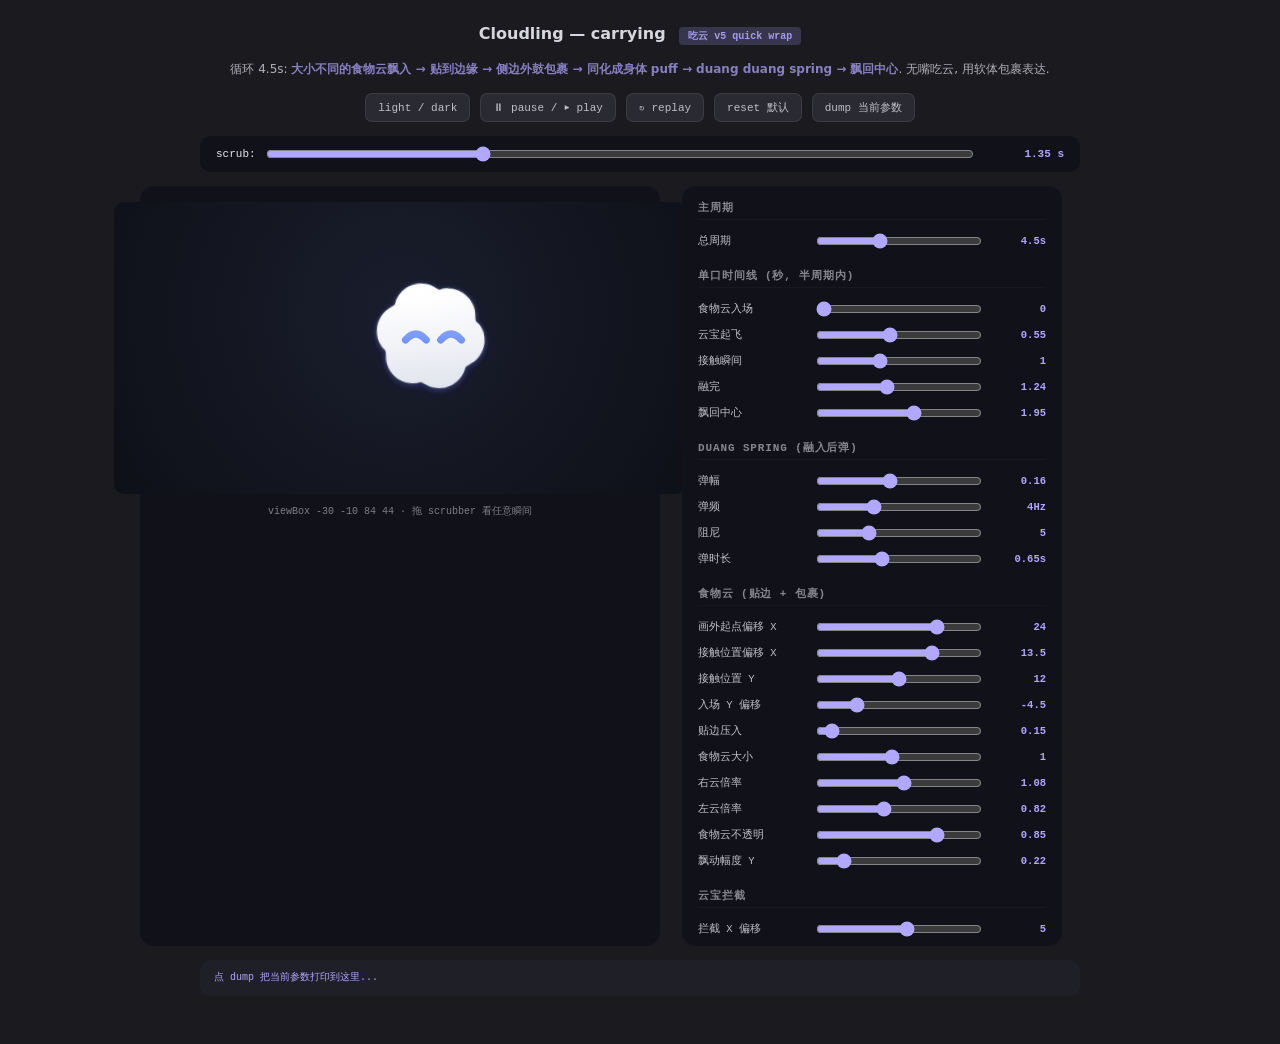
<file: app/assets/source/cloudling-codex-pet/confirmed/states/carrying-eat-cloud-v5.svg.html>
<!DOCTYPE html>
<html lang="zh-CN">
<head>
<meta charset="UTF-8">
<title>Cloudling — carrying (吃云) v5 quicker wrap</title>
<link rel="icon" href="data:,">
<style>
* { margin: 0; box-sizing: border-box; }
body {
  min-height: 100vh;
  background: #1a1a1f;
  color: #e7e7ee;
  font-family: system-ui, -apple-system, "PingFang SC", sans-serif;
  display: flex; flex-direction: column; align-items: center;
  gap: 14px; padding: 24px 24px 48px;
  transition: background .2s, color .2s;
}
body.light { background: #f5f6fb; color: #30313a; }
h1 { font-size: 16px; font-weight: 650; opacity: .92; }
h1 .tag {
  display: inline-block; margin-left: 8px;
  padding: 2px 9px; border-radius: 4px;
  background: rgba(177, 167, 255, .22); color: #B1A7FF;
  font: 700 10px ui-monospace, monospace;
}
.meta { max-width: 880px; text-align: center; font-size: 12px; line-height: 1.7; opacity: .72; }
.meta b { color: #B1A7FF; opacity: 1; }
body.light .meta b { color: #6B5CFF; }

.toolbar { display: flex; gap: 10px; flex-wrap: wrap; justify-content: center; }
.toolbar button {
  background: #2a2a32; color: #c0c0c8;
  border: 1px solid rgba(255,255,255,.08);
  border-radius: 7px; padding: 6px 12px; cursor: pointer;
  font: 11px ui-monospace, monospace;
}
.toolbar button:hover { background: #363640; }
body.light .toolbar button { background: #fff; color: #555; border-color: rgba(0,0,0,.08); }

.scrubber-row {
  display: flex; align-items: center; gap: 10px;
  width: 100%; max-width: 880px;
  background: #11111a; border-radius: 10px; padding: 10px 16px;
  font: 11px ui-monospace, monospace;
}
body.light .scrubber-row { background: #fff; box-shadow: 0 2px 12px rgba(57,65,255,.05); }
.scrubber-row input { flex: 1; accent-color: #B1A7FF; }
.scrubber-row .t-val { color: #B1A7FF; font-weight: 600; min-width: 80px; text-align: right; }
body.light .scrubber-row .t-val { color: #6B5CFF; }

.layout {
  display: grid; grid-template-columns: 520px 380px;
  gap: 22px; max-width: 1000px; width: 100%;
}
@media (max-width: 940px) { .layout { grid-template-columns: 1fr; } }

.stage-card {
  background: #11111a; border-radius: 14px;
  padding: 16px; display: flex; flex-direction: column;
  align-items: center; gap: 10px;
}
body.light .stage-card { background: #fff; box-shadow: 0 2px 12px rgba(57,65,255,.05); }
.stage-bg {
  background: radial-gradient(circle at 50% 38%, #1a1d2c 0%, #0e1018 100%);
  border-radius: 10px; padding: 6px;
  transition: background .2s;
}
body.light .stage-bg { background: radial-gradient(circle at 50% 38%, #fff 0%, #eef1fb 100%); }
.stage-bg svg { display: block; }

.controls {
  background: #11111a; border-radius: 14px;
  padding: 14px 16px 18px; display: flex; flex-direction: column;
  gap: 4px; max-height: 760px; overflow-y: auto;
}
body.light .controls { background: #fff; box-shadow: 0 2px 12px rgba(57,65,255,.05); }
.controls h2 {
  font: 700 11px ui-monospace, monospace;
  letter-spacing: .08em; text-transform: uppercase; opacity: .55;
  margin: 12px 0 6px; padding-bottom: 4px;
  border-bottom: 1px solid rgba(255,255,255,.06);
}
body.light .controls h2 { border-color: rgba(0,0,0,.06); }
.controls h2:first-child { margin-top: 0; }
.row {
  display: grid; grid-template-columns: 110px 1fr 56px;
  gap: 8px; align-items: center;
  font: 10.5px ui-monospace, monospace; padding: 3px 0;
}
.row label { opacity: .82; }
.row input[type="range"] { width: 100%; accent-color: #B1A7FF; }
.row .val { text-align: right; color: #B1A7FF; font-weight: 600; }
body.light .row .val { color: #6B5CFF; }

.dump {
  background: #1f1f28; border-radius: 10px;
  padding: 10px 14px; font: 10px ui-monospace, monospace;
  color: #B1A7FF; max-width: 880px; width: 100%;
  text-align: left; white-space: pre-wrap; line-height: 1.55;
}
body.light .dump { background: #fff; color: #6B5CFF; }

.edge-rim-tight { stroke-opacity: .08; }
.edge-rim-soft  { stroke-opacity: .06; }
.edge-contact   { stroke-opacity: .08; }
body.light .edge-rim-tight { stroke-opacity: .15; }
body.light .edge-rim-soft  { stroke-opacity: .10; }
body.light .edge-contact   { stroke-opacity: .18; }
body.light .cloud-drop-shadow { flood-opacity: .13; }
</style>
</head>
<body>

<h1>Cloudling — carrying <span class="tag">吃云 v5 quick wrap</span></h1>
<div class="meta">
  循环 4.5s: <b>大小不同的食物云飘入 → 贴到边缘 → 侧边外鼓包裹 → 同化成身体 puff → duang duang spring → 飘回中心</b>. 无嘴吃云, 用软体包裹表达.
</div>

<div class="toolbar">
  <button id="btn-theme" type="button">light / dark</button>
  <button id="btn-pause" type="button">⏸ pause / ▶ play</button>
  <button id="btn-replay" type="button">↻ replay</button>
  <button id="btn-reset" type="button">reset 默认</button>
  <button id="btn-dump" type="button">dump 当前参数</button>
</div>

<div class="scrubber-row">
  <span>scrub:</span>
  <input type="range" id="scrubber" min="0" max="4.5" step="0.01" value="0">
  <span class="t-val" id="t-display">0.00 s</span>
</div>

<div class="layout">
  <div class="stage-card">
    <div class="stage-bg" id="stage"></div>
    <div style="font: 10px ui-monospace, monospace; opacity: .5;">viewBox -30 -10 84 44 · 拖 scrubber 看任意瞬间</div>
  </div>
  <div class="controls" id="controls"></div>
</div>

<div class="dump" id="dump">点 dump 把当前参数打印到这里...</div>

<script>
/* =========================================================================
 * Cloudling 主体几何 (沿用 V2 视觉定稿)
 * ========================================================================= */
const CLOUD_D = "M9.064 3.344a4.578 4.578 0 012.285-.312c1 .115 1.891.54 2.673 1.275.01.01.024.017.037.021a.09.09 0 00.043 0 4.55 4.55 0 013.046.275l.047.022.116.057a4.581 4.581 0 012.188 2.399c.209.51.313 1.041.315 1.595a4.24 4.24 0 01-.134 1.223.123.123 0 00.03.115c.594.607.988 1.33 1.183 2.17.289 1.425-.007 2.71-.887 3.854l-.136.166a4.548 4.548 0 01-2.201 1.388.123.123 0 00-.081.076c-.191.551-.383 1.023-.74 1.494-.9 1.187-2.222 1.846-3.711 1.838-1.187-.006-2.239-.44-3.157-1.302a.107.107 0 00-.105-.024c-.388.125-.78.143-1.204.138a4.441 4.441 0 01-1.945-.466 4.544 4.544 0 01-1.61-1.335c-.152-.202-.303-.392-.414-.617a5.81 5.81 0 01-.37-.961 4.582 4.582 0 01-.014-2.298.124.124 0 00.006-.056.085.085 0 00-.027-.048 4.467 4.467 0 01-1.034-1.651 3.896 3.896 0 01-.251-1.192 5.189 5.189 0 01.141-1.6c.337-1.112.982-1.985 1.933-2.618.212-.141.413-.251.601-.33.215-.089.43-.164.646-.227a.098.098 0 00.065-.066 4.51 4.51 0 01.829-1.615 4.535 4.535 0 011.837-1.388z";

const SOFT_CLOUD_POINTS = [
  {x:9.064,y:3.344},{x:9.825,y:3.106},{x:10.616,y:3.004},{x:11.413,y:3.040},
  {x:12.192,y:3.210},{x:12.928,y:3.518},{x:13.599,y:3.948},{x:14.255,y:4.291},
  {x:15.046,y:4.188},{x:15.843,y:4.224},{x:16.621,y:4.398},{x:17.357,y:4.706},
  {x:18.029,y:5.134},{x:18.617,y:5.673},{x:19.103,y:6.306},{x:19.471,y:7.013},
  {x:19.715,y:7.772},{x:19.812,y:8.564},{x:19.784,y:9.361},{x:19.797,y:10.105},
  {x:20.287,y:10.735},{x:20.656,y:11.442},{x:20.897,y:12.202},{x:20.995,y:12.994},
  {x:20.964,y:13.791},{x:20.791,y:14.569},{x:20.480,y:15.304},{x:20.052,y:15.977},
  {x:19.516,y:16.567},{x:18.882,y:17.052},{x:18.174,y:17.418},{x:17.539,y:17.808},
  {x:17.231,y:18.545},{x:16.805,y:19.218},{x:16.264,y:19.805},{x:15.633,y:20.292},
  {x:14.925,y:20.660},{x:14.163,y:20.895},{x:13.372,y:20.996},{x:12.575,y:20.964},
  {x:11.796,y:20.793},{x:11.061,y:20.483},{x:10.392,y:20.049},{x:9.736,y:19.714},
  {x:8.946,y:19.811},{x:8.148,y:19.777},{x:7.370,y:19.606},{x:6.634,y:19.299},
  {x:5.962,y:18.868},{x:5.377,y:18.326},{x:4.885,y:17.698},{x:4.522,y:16.989},
  {x:4.283,y:16.228},{x:4.182,y:15.437},{x:4.220,y:14.640},{x:4.179,y:13.907},
  {x:3.696,y:13.273},{x:3.332,y:12.563},{x:3.092,y:11.803},{x:3.003,y:11.010},
  {x:3.038,y:10.213},{x:3.202,y:9.433},{x:3.514,y:8.699},{x:3.944,y:8.027},
  {x:4.484,y:7.440},{x:5.114,y:6.951},{x:5.822,y:6.586},{x:6.445,y:6.191},
  {x:6.752,y:5.455},{x:7.185,y:4.785},{x:7.723,y:4.197},{x:8.356,y:3.711},
];

function lerp(a, b, t) { return a + (b - a) * t; }
function clamp01(t) { return Math.max(0, Math.min(1, t)); }
function easeIn(t) { return t * t; }
function easeOut(t) { return 1 - Math.pow(1 - t, 2); }
function easeOutCubic(t) { return 1 - Math.pow(1 - t, 3); }
function easeInOut(t) { return t < 0.5 ? 2*t*t : 1 - Math.pow(-2*t+2, 2)/2; }
function progress(t, begin, end) { return clamp01((t - begin) / (end - begin)); }

function catmullRomClosedPath(points, tension = 1) {
  const q = (n) => n.toFixed(3);
  let d = `M ${q(points[0].x)} ${q(points[0].y)}`;
  const n = points.length;
  for (let i = 0; i < n; i++) {
    const p0 = points[(i - 1 + n) % n];
    const p1 = points[i];
    const p2 = points[(i + 1) % n];
    const p3 = points[(i + 2) % n];
    const c1x = p1.x + (p2.x - p0.x) * tension / 6;
    const c1y = p1.y + (p2.y - p0.y) * tension / 6;
    const c2x = p2.x - (p3.x - p1.x) * tension / 6;
    const c2y = p2.y - (p3.y - p1.y) * tension / 6;
    d += ` C ${q(c1x)} ${q(c1y)} ${q(c2x)} ${q(c2y)} ${q(p2.x)} ${q(p2.y)}`;
  }
  return `${d} Z`;
}

/* 包裹形变: contactPoint 是 cloudling 局部坐标的接触点.
   v4 不再把边缘压凹, 而是让接触侧外鼓成一个临时 puff, 把食物云包进轮廓里. */
function makeSoftCloudPath(pressure, contactPoint) {
  const a = clamp01(pressure);
  if (a <= 0.0001) return CLOUD_D;
  const cx = 12, cy = 12;
  const cpX = contactPoint?.x ?? 12;
  const cpY = contactPoint?.y ?? 4.45;
  // out 指向食物云所在的外侧, side 是沿边缘的切线方向.
  const dx0 = cx - cpX, dy0 = cy - cpY;
  const len0 = Math.hypot(dx0, dy0) || 1;
  const outX = -dx0 / len0, outY = -dy0 / len0;
  const sideX = dy0 / len0, sideY = -dx0 / len0;
  const volume = Math.sin(a * Math.PI) * 0.12;

  const points = SOFT_CLOUD_POINTS.map((pt) => {
    const distToContact = Math.hypot(pt.x - cpX, pt.y - cpY);
    const contactWeight = clamp01(1 - distToContact / 9.2);
    const rx = pt.x - cx, ry = pt.y - cy;
    const projOut = rx * outX + ry * outY; // >0 表示在接触侧
    const projSide = rx * sideX + ry * sideY;
    const contactSide = clamp01((projOut + 1.2) / 9.4);
    const centerBand = Math.pow(contactWeight, 1.24) * (0.36 + contactSide * 0.64);
    const shoulderBand = Math.pow(contactWeight, 0.86) * clamp01((Math.abs(projSide) - 0.7) / 5.0) * contactSide;
    const sideShift = Math.sign(projSide || 1) * shoulderBand * 0.82 * a;
    const wrapOut = (centerBand * 2.70 + shoulderBand * 1.05) * a;
    const neckIn = Math.pow(clamp01(1 - Math.abs(distToContact - 6.4) / 2.7), 1.35) * contactSide * 0.20 * a;
    const lowerSettle = clamp01((pt.y - 16.0) / 4.8) * volume;
    return {
      x: pt.x + outX * (wrapOut - neckIn) + sideX * sideShift,
      y: pt.y + outY * (wrapOut - neckIn) + sideY * sideShift + lowerSettle,
    };
  });
  return catmullRomClosedPath(points, lerp(0.96, 0.78, a));
}

/* =========================================================================
 * 食物云几何: 不规则圆润 puff (跟 long-idle bush peek 暖云同语言 但更冷淡)
 * 用 7-8 个圆 union 成蓬松云团, 比 cloudling 主体小约 60%
 * ========================================================================= */
function makeFoodCloudPath() {
  // 局部坐标 viewBox 8x6, 中心 (0,0). 不规则但圆润.
  // 用一组椭圆/圆通过 catmull rom 包出外轮廓
  const pts = [
    {x:-3.7, y:-0.4},
    {x:-3.5, y:-1.6},
    {x:-2.6, y:-2.3},
    {x:-1.4, y:-2.5},
    {x:-0.6, y:-2.0},
    {x: 0.4, y:-2.4},
    {x: 1.7, y:-2.2},
    {x: 2.7, y:-1.4},
    {x: 3.6, y:-0.7},
    {x: 3.7, y: 0.5},
    {x: 3.0, y: 1.5},
    {x: 2.0, y: 2.0},
    {x: 0.7, y: 2.1},
    {x:-0.6, y: 2.3},
    {x:-1.9, y: 2.0},
    {x:-3.0, y: 1.5},
    {x:-3.6, y: 0.7},
  ];
  return catmullRomClosedPath(pts, 1);
}

/* =========================================================================
 * 默认参数
 * ========================================================================= */
const DEFAULTS = {
  // 主周期
  T_CYCLE: 4.5,

  // 融入时机 (单口, phase A 用直接值, phase B 镜像)
  T_FOOD_ENTER_START: 0.00,   // 食物云开始飘入
  T_FOOD_REACHED: 0.90,        // 食物云飘到接触位置
  T_INTERCEPT_START: 0.55,     // 云宝开始飘向食物云
  T_CONTACT: 1.00,             // 接触瞬间 (云宝 + 食物云相遇)
  T_SWALLOW_END: 1.24,         // 食物云完全融入, v5 缩短包裹停顿
  T_RETURN_END: 1.95,          // 云宝飘回中心
  // duang spring (从完全融入后起算)
  springAmp: 0.16,             // 弹幅 (15-18% 之间挑)
  springFreq: 4.0,             // 弹频 Hz
  springDamping: 5.0,          // 阻尼 (越大衰减越快)
  springDuration: 0.65,        // 总时长 (之后纯呼吸)

  // 食物云轨迹 (右口 phase A; 左口对角镜像 — 右上进 / 左下进)
  // X offset = "距 cloudling 中心 12 的距离" (右口取 +offset, 左口取 -offset)
  foodEnterOffsetX: 24,        // 画外起点距中心偏移 (右 = 36, 左 = -12)
  foodTargetOffsetX: 13.5,     // 接触时食物云贴在边缘外侧 (右 = 25.5, 左 = -1.5)
  foodTargetY: 12,             // 接触位置 Y (跟眼睛同高)
  foodEnterYDelta: -4.5,       // 入场 Y 相对 target 的偏移 (右口 -4.5 = 偏上, 左口 sign=-1 → +4.5 = 偏下)
  foodSize: 1.0,               // 食物云缩放
  foodSizeRight: 1.08,          // 右侧食物云稍大
  foodSizeLeft: 0.82,           // 左侧食物云稍小
  foodOpacity: 0.85,
  foodDriftY: 0.22,            // 飘入时的微微上下浮动幅度
  foodExitOvershoot: 0.15,     // 贴边时只轻轻贴住, 不穿进主体

  // 云宝拦截
  interceptDx: 5.0,            // translate x 偏移 (右拦截 +5, 左 -5)
  interceptDy: 0,              // translate y 偏移 (右上接触可让 -2, 跟 enterY 联动)
  interceptDyMatch: 1,         // 1 = interceptDy 跟食物云对角入场镜像 (右 -, 左 +); 0 = 用上面的固定值
  interceptEyePeekX: 1.6,      // 眼睛朝食物云偏移
  interceptEyePeekY: 0,
  bodyRollFactor: 1.0,         // 云宝飘动时 body 滚轮 rotate (度/单位 cloudTx; 飘右 → 顶部往左倾)
  bodyRollMax: 8,              // body roll 最大角度限制

  // 接触 deform (侧向接触, 不是顶部)
  contactSideX: 20.8,          // 接触点局部坐标 (右侧凸起)
  contactSideY: 12,
  contactPressureMax: 0.90,    // 包裹最大强度
  absorbDepth: 1.2,            // v4: 同化时只向主体贴近一点, 不钻入中心
  absorbSqueezeX: 0.64,        // 同化中食物云轻微横压
  absorbSqueezeY: 1.16,        // 同化中食物云轻微纵鼓
  wrapBulgeOffset: 1.55,       // 同化时保留在侧边外鼓区域的距离

  // 呼吸 (跟 swallow 同步: 周期 = 2.25s = 半 cycle, 每口配一呼吸)
  breathLow: 0.97,
  breathHigh: 1.02,

  // edge-system + 阴影
  cloudShadowOpacity: 0.18,
};

let params = { ...DEFAULTS };
let paused = false;
let scrubbing = false;

/* =========================================================================
 * defs (复用 cloudling 标准件)
 * ========================================================================= */
function commonDefs(p, cloudD) {
  return `
    <linearGradient id="${p}-body" x1="12" y1="2" x2="12" y2="22" gradientUnits="userSpaceOnUse">
      <stop offset="0" stop-color="#fff"/><stop offset="0.5" stop-color="#f4f5f9"/><stop offset="1" stop-color="#dee2eb"/>
    </linearGradient>
    <linearGradient id="${p}-eye" x1="0" y1="3" x2="0" y2="21" gradientUnits="userSpaceOnUse">
      <stop offset="0" stop-color="#B1A7FF"/><stop offset="0.5" stop-color="#7A9DFF"/><stop offset="1" stop-color="#3941FF"/>
    </linearGradient>
    <radialGradient id="${p}-hi" cx="0.45" cy="0.25" r="0.55">
      <stop offset="0" stop-color="#fff" stop-opacity="0.9"/><stop offset="1" stop-color="#fff" stop-opacity="0"/>
    </radialGradient>
    <linearGradient id="${p}-food" x1="0" y1="-3" x2="0" y2="3" gradientUnits="userSpaceOnUse">
      <stop offset="0" stop-color="#FFFFFF"/>
      <stop offset="0.56" stop-color="#F0F5FF"/>
      <stop offset="1" stop-color="#DCE6FA"/>
    </linearGradient>
    <radialGradient id="${p}-food-hi" cx="0.4" cy="0.3" r="0.55">
      <stop offset="0" stop-color="#fff" stop-opacity="0.85"/><stop offset="1" stop-color="#fff" stop-opacity="0"/>
    </radialGradient>
    <linearGradient id="${p}-food-rim" x1="-4" y1="-2" x2="4" y2="2" gradientUnits="userSpaceOnUse">
      <stop offset="0" stop-color="#D6DFFF"/>
      <stop offset="1" stop-color="#AAB9F6"/>
    </linearGradient>
    <filter id="${p}-shadow" x="-50%" y="-50%" width="200%" height="200%">
      <feDropShadow class="cloud-drop-shadow" dx="0" dy="0.6" stdDeviation="0.8" flood-color="#3941FF" flood-opacity="${params.cloudShadowOpacity}"/>
    </filter>
    <filter id="${p}-food-shadow" x="-50%" y="-50%" width="200%" height="200%">
      <feDropShadow dx="0" dy="0.28" stdDeviation="0.36" flood-color="#7A9DFF" flood-opacity="0.08"/>
    </filter>
    <filter id="${p}-food-melt" x="-60%" y="-60%" width="220%" height="220%">
      <feGaussianBlur stdDeviation="0.10" result="soft"/>
      <feDropShadow dx="0" dy="0.2" stdDeviation="0.35" flood-color="#3941FF" flood-opacity="0.08"/>
    </filter>
    <filter id="${p}-edge-blur" x="-40%" y="-40%" width="180%" height="180%">
      <feGaussianBlur stdDeviation="0.16"/>
    </filter>
    <clipPath id="${p}-clip"><path d="${cloudD}"/></clipPath>
  `;
}

/* =========================================================================
 * cloudling + 眼睛 (capsule + smile)
 * ========================================================================= */
function makeEyes(p, mode, openness, offX, offY) {
  const lcx = 9, rcx = 15, cy = 12;
  let lEye, rEye;

  if (mode === 'smile') {
    const w = 3.5, h = 1.0, smileCY = 12.7;
    const smilePath = (cx) => `M ${(cx-w/2).toFixed(2)} ${smileCY} Q ${cx} ${(smileCY-2*h).toFixed(2)} ${(cx+w/2).toFixed(2)} ${smileCY}`;
    lEye = `<path d="${smilePath(lcx)}" fill="none" stroke="url(#${p}-eye)" stroke-width="1.25" stroke-linecap="round"/>`;
    rEye = `<path d="${smilePath(rcx)}" fill="none" stroke="url(#${p}-eye)" stroke-width="1.25" stroke-linecap="round"/>`;
  } else {
    // capsule
    const baseH = 5;
    const h = Math.max(0.3, baseH * openness);
    const y = 9.5 + (baseH - h) / 2;
    const rx = Math.min(1.3, h / 2);
    lEye = `<rect x="7.7" y="${y.toFixed(2)}" width="2.6" height="${h.toFixed(2)}" rx="${rx.toFixed(2)}" ry="${rx.toFixed(2)}" fill="url(#${p}-eye)" stroke="#fff" stroke-width="0.08" stroke-opacity="0.7"/>`;
    rEye = `<rect x="13.7" y="${y.toFixed(2)}" width="2.6" height="${h.toFixed(2)}" rx="${rx.toFixed(2)}" ry="${rx.toFixed(2)}" fill="url(#${p}-eye)" stroke="#fff" stroke-width="0.08" stroke-opacity="0.7"/>`;
  }
  return `<g class="eyes" transform="translate(${offX.toFixed(2)} ${offY.toFixed(2)})">${lEye}${rEye}</g>`;
}

function makeCloudlingBody(p) {
  return `
    <g class="cloudling-body">
      <g class="edge-system">
        <use class="edge-contact" href="#${p}-cloud-shape" fill="none" stroke="#7d8aa7" stroke-width="1.05" stroke-linejoin="round" transform="translate(0 0.18)" filter="url(#${p}-edge-blur)"/>
        <use class="edge-rim-soft" href="#${p}-cloud-shape" fill="none" stroke="#7A9DFF" stroke-width="0.90" stroke-linejoin="round" filter="url(#${p}-edge-blur)"/>
        <use class="edge-rim-tight" href="#${p}-cloud-shape" fill="none" stroke="#aab3c6" stroke-width="0.42" stroke-linejoin="round"/>
      </g>
      <g filter="url(#${p}-shadow)">
        <use href="#${p}-cloud-shape" fill="url(#${p}-body)"/>
        <rect x="1" y="2" width="22" height="11" fill="url(#${p}-hi)" clip-path="url(#${p}-clip)"/>
      </g>
    </g>
  `;
}

function makeAbsorbFrontRim(p, opacity) {
  return `
    <g class="absorb-front-rim" opacity="${opacity.toFixed(3)}">
      <use href="#${p}-cloud-shape" fill="none" stroke="#f7f9ff" stroke-width="0.46" stroke-linejoin="round"/>
      <use href="#${p}-cloud-shape" fill="none" stroke="#7A9DFF" stroke-width="0.80" stroke-linejoin="round" filter="url(#${p}-edge-blur)" opacity="0.32"/>
    </g>
  `;
}

function makeFoodCloud(p, cx, cy, scale, opacity, opts = {}) {
  const path = makeFoodCloudPath();
  const sx = opts.sx ?? 1;
  const sy = opts.sy ?? 1;
  const rot = opts.rot ?? 0;
  const filterId = opts.melting ? `${p}-food-melt` : `${p}-food-shadow`;
  const hiOpacity = opts.melting ? 0.55 : 1;
  return `
    <g class="food-cloud" opacity="${opacity.toFixed(3)}" transform="translate(${cx.toFixed(2)} ${cy.toFixed(2)}) rotate(${rot.toFixed(2)}) scale(${(scale * sx).toFixed(3)} ${(scale * sy).toFixed(3)})" filter="url(#${filterId})">
      <path d="${path}" fill="url(#${p}-food)"/>
      <ellipse cx="-0.6" cy="-0.7" rx="2.6" ry="1.2" fill="url(#${p}-food-hi)" opacity="${hiOpacity}"/>
    </g>
  `;
}

function makeAbsorbWash(p, cx, cy, scale, opacity, opts = {}) {
  const path = makeFoodCloudPath();
  const sx = opts.sx ?? 1;
  const sy = opts.sy ?? 1;
  const rot = opts.rot ?? 0;
  return `
    <g class="absorb-wash" clip-path="url(#${p}-clip)" opacity="${opacity.toFixed(3)}" transform="translate(${cx.toFixed(2)} ${cy.toFixed(2)}) rotate(${rot.toFixed(2)}) scale(${(scale * sx).toFixed(3)} ${(scale * sy).toFixed(3)})" filter="url(#${p}-food-melt)">
      <path d="${path}" fill="url(#${p}-body)" opacity="0.72"/>
      <ellipse cx="-0.7" cy="-0.7" rx="2.4" ry="1.0" fill="url(#${p}-hi)" opacity="0.46"/>
    </g>
  `;
}

/* =========================================================================
 * duang duang spring overshoot
 * 阻尼弹簧: scale = 1 + A × cos(2π × freq × t) × exp(-damping × t)
 * t = 0 时 scale = 1 + A (第一弹峰)
 * ========================================================================= */
function springOvershoot(tLocal, amp, freq, damping) {
  if (tLocal < 0) return 0;
  return amp * Math.cos(2 * Math.PI * freq * tLocal) * Math.exp(-damping * tLocal);
}

/* =========================================================================
 * 单口 (half cycle = 2.25s) 求 frame
 * side: 'right' | 'left'
 * tHalf: 0 ~ T_CYCLE/2, 当口的本地时间
 * ========================================================================= */
function computeHalfCycle(tHalf, side) {
  const sign = (side === 'right') ? +1 : -1;
  const f = {};
  const cloudCenterX = 12;
  const cpX = (side === 'right') ? params.contactSideX : (24 - params.contactSideX);
  const cpY = params.contactSideY;

  // ---- 云宝拦截 translate (对角拦截: Y 跟食物云入场对角联动) ----
  // interceptDyMatch=1 时, 右口 cloudTy 向上 (-) 接住右上来的食物云; 左口向下 (+) 接住左下来的
  // 接住 Y 偏移 = foodEnterYDelta 的一半 (云宝不必完全跟到食物云入场高度, 只是迎接)
  const targetDy = params.interceptDyMatch
    ? sign * params.foodEnterYDelta * 0.45
    : params.interceptDy;
  let cloudTx = 0, cloudTy = 0;
  if (tHalf < params.T_INTERCEPT_START) {
    cloudTx = 0; cloudTy = 0;
  } else if (tHalf < params.T_CONTACT) {
    const u = progress(tHalf, params.T_INTERCEPT_START, params.T_CONTACT);
    cloudTx = lerp(0, sign * params.interceptDx, easeOut(u));
    cloudTy = lerp(0, targetDy, easeOut(u));
  } else if (tHalf < params.T_RETURN_END) {
    if (tHalf < params.T_SWALLOW_END) {
      cloudTx = sign * params.interceptDx;
      cloudTy = targetDy;
    } else {
      const u = progress(tHalf, params.T_SWALLOW_END, params.T_RETURN_END);
      cloudTx = lerp(sign * params.interceptDx, 0, easeInOut(u));
      cloudTy = lerp(targetDy, 0, easeInOut(u));
    }
  }
  f.cloudTx = cloudTx;
  f.cloudTy = cloudTy;

  // ---- 食物云 ----
  // v4: 接触后停在侧边外鼓区域, 被主体包住并同化成临时 puff.
  const foodStart = cloudCenterX + sign * params.foodEnterOffsetX;
  const foodSurfaceX = cloudCenterX + sign * params.foodTargetOffsetX;
  const foodSurfaceY = targetDy + params.foodTargetY;
  const foodStartY = foodSurfaceY + sign * params.foodEnterYDelta;
  const foodContactX = foodSurfaceX - sign * params.foodExitOvershoot;
  const foodWrappedX = cloudTx + cpX + sign * params.wrapBulgeOffset - sign * params.absorbDepth * 0.35;
  const foodWrappedY = targetDy + cpY;
  const sideFoodScale = params.foodSize * (side === 'right' ? params.foodSizeRight : params.foodSizeLeft);
  let foodVisible = false, foodCx = foodStart, foodCy = foodStartY;
  let foodOpacity = params.foodOpacity, foodScale = sideFoodScale;
  let foodLayer = 'none', foodSx = 1, foodSy = 1, foodRot = 0, absorbWashOpacity = 0;

  if (tHalf < params.T_FOOD_ENTER_START) {
    foodVisible = false;
  } else if (tHalf < params.T_CONTACT) {
    foodVisible = true;
    foodLayer = 'behind';
    const u = progress(tHalf, params.T_FOOD_ENTER_START, params.T_CONTACT);
    foodCx = lerp(foodStart, foodContactX, u);
    foodCy = lerp(foodStartY, foodSurfaceY, u);
    const driftPhase = (tHalf - params.T_FOOD_ENTER_START) / 0.55 * Math.PI * 2;
    foodCy += Math.sin(driftPhase) * params.foodDriftY;
    foodOpacity = clamp01(progress(tHalf, params.T_FOOD_ENTER_START, params.T_FOOD_ENTER_START + 0.25)) * params.foodOpacity;
  } else if (tHalf < params.T_SWALLOW_END) {
    foodVisible = true;
    foodLayer = 'front';
    const u = progress(tHalf, params.T_CONTACT, params.T_SWALLOW_END);
    const slide = easeInOut(u);
    const fade = easeIn(progress(u, 0.48, 1));
    const squeeze = Math.sin(Math.min(1, u * 1.15) * Math.PI);
    foodCx = lerp(foodContactX, foodWrappedX, slide);
    foodCy = lerp(foodSurfaceY, foodWrappedY, slide) + sign * Math.sin(u * Math.PI) * 0.10;
    foodScale = lerp(sideFoodScale, sideFoodScale * 0.72, easeIn(u));
    foodOpacity = params.foodOpacity * (1 - fade);
    foodSx = lerp(1, params.absorbSqueezeX, easeOut(u));
    foodSy = lerp(1, params.absorbSqueezeY, squeeze);
    foodRot = -sign * Math.sin(u * Math.PI) * 4;
    absorbWashOpacity = Math.sin(u * Math.PI) * 0.46 * params.foodOpacity + easeIn(progress(u, 0.40, 1)) * 0.20;
  } else {
    foodVisible = false;
  }
  f.foodVisible = foodVisible;
  f.foodLayer = foodLayer;
  f.foodCx = foodCx;
  f.foodCy = foodCy;
  f.foodLocalCx = foodCx - cloudTx;
  f.foodLocalCy = foodCy - cloudTy;
  f.foodScale = foodScale;
  f.foodOpacity = foodOpacity;
  f.foodSx = foodSx;
  f.foodSy = foodSy;
  f.foodRot = foodRot;
  f.absorbWashOpacity = absorbWashOpacity;

  // ---- body roll (滚轮感: 飘动时 body rotate, eyes 不 rotate) ----
  let bodyRoll = -cloudTx * params.bodyRollFactor;
  bodyRoll = Math.max(-params.bodyRollMax, Math.min(params.bodyRollMax, bodyRoll));
  f.bodyRoll = bodyRoll;

  // ---- 眼睛 (peek 朝食物云偏移) ----
  let eyeMode = 'capsule', eyeOpenness = 1, eyeOffX = 0, eyeOffY = 0;
  if (tHalf < params.T_FOOD_ENTER_START + 0.05) {
    eyeMode = 'capsule';
  } else if (tHalf < params.T_CONTACT) {
    // 看到食物云 → peek
    const u = progress(tHalf, params.T_FOOD_ENTER_START + 0.05, params.T_INTERCEPT_START);
    eyeOffX = lerp(0, sign * params.interceptEyePeekX, easeOut(u));
    eyeOffY = params.interceptEyePeekY;
  } else if (tHalf < params.T_SWALLOW_END) {
    // 融入时保持专注, 不用嘴部符号.
    const u = progress(tHalf, params.T_CONTACT, params.T_SWALLOW_END);
    eyeMode = 'capsule';
    eyeOpenness = lerp(1, 0.55, Math.sin(u * Math.PI));
    eyeOffX = sign * params.interceptEyePeekX * 0.55;
  } else if (tHalf < params.T_SWALLOW_END + 0.24) {
    // 完全融入后才 smile + 弹.
    eyeMode = 'smile';
    eyeOffX = sign * params.interceptEyePeekX * 0.35;
  } else if (tHalf < params.T_RETURN_END) {
    // 飘回时眼睛 capsule + offset 回中
    const u = progress(tHalf, params.T_SWALLOW_END + 0.24, params.T_RETURN_END);
    eyeMode = 'capsule';
    eyeOffX = lerp(sign * params.interceptEyePeekX * 0.35, 0, easeOut(u));
  }
  f.eyeMode = eyeMode;
  f.eyeOpenness = eyeOpenness;
  f.eyeOffX = eyeOffX;
  f.eyeOffY = eyeOffY;

  // ---- 接触 deform pressure ----
  // 贴边前开始外鼓, 同化时保持包裹, 融完后释放.
  let pressure = 0;
  const tPressureStart = params.T_CONTACT - 0.20;
  const tPressurePeak = params.T_CONTACT + 0.08;
  const tPressureReleaseStart = params.T_SWALLOW_END - 0.05;
  const tPressureReleaseEnd = params.T_SWALLOW_END + 0.16;
  if (tHalf >= tPressureStart && tHalf < params.T_CONTACT) {
    pressure = lerp(0, 0.72, easeInOut(progress(tHalf, tPressureStart, params.T_CONTACT))) * params.contactPressureMax;
  } else if (tHalf >= params.T_CONTACT && tHalf < tPressurePeak) {
    pressure = lerp(0.72, 1, easeOut(progress(tHalf, params.T_CONTACT, tPressurePeak))) * params.contactPressureMax;
  } else if (tHalf >= tPressurePeak && tHalf < tPressureReleaseStart) {
    pressure = params.contactPressureMax;
  } else if (tHalf >= tPressureReleaseStart && tHalf < tPressureReleaseEnd) {
    pressure = params.contactPressureMax * (1 - easeInOut(progress(tHalf, tPressureReleaseStart, tPressureReleaseEnd)));
  }
  f.pressure = pressure;
  f.contactPoint = { x: cpX, y: cpY };

  // ---- duang spring scale (完全融入后才弹) ----
  let springScale = 1;
  const springStart = params.T_SWALLOW_END + 0.03;
  if (tHalf >= springStart && tHalf < springStart + params.springDuration) {
    const tLocal = tHalf - springStart;
    springScale = 1 + springOvershoot(tLocal, params.springAmp, params.springFreq, params.springDamping);
  }
  f.springScale = springScale;

  // ---- 呼吸 (持续, 周期 = T_CYCLE / 2 = 2.25s; 每口对齐一个呼吸) ----
  const breathPeriod = params.T_CYCLE / 2;
  const breathPhase = (Math.cos(2 * Math.PI * tHalf / breathPeriod) + 1) / 2;
  f.breathScale = lerp(params.breathLow, params.breathHigh, breathPhase);

  return f;
}

/* =========================================================================
 * 主帧计算: 把全局 t 切成两个 half cycle
 * ========================================================================= */
function computeFrame(t) {
  const T = params.T_CYCLE;
  const tMod = ((t % T) + T) % T;
  const half = T / 2;
  let tHalf, side;
  if (tMod < half) {
    tHalf = tMod;
    side = 'right';
  } else {
    tHalf = tMod - half;
    side = 'left';
  }
  const f = computeHalfCycle(tHalf, side);
  f.tMod = tMod;
  f.tHalf = tHalf;
  f.side = side;
  return f;
}

/* =========================================================================
 * 渲染
 * ========================================================================= */
const stage = document.getElementById('stage');

function renderFrame(t) {
  const f = computeFrame(t);
  const p = 'crr';

  const cloudD = makeSoftCloudPath(f.pressure, f.contactPoint);
  const cloudlingBody = makeCloudlingBody(p);
  const eyes = makeEyes(p, f.eyeMode, f.eyeOpenness, f.eyeOffX, f.eyeOffY);

  // food cloud: 接触前在背景层, 接触后压到主体表面层.
  const foodBehindHTML = f.foodVisible && f.foodLayer === 'behind'
    ? makeFoodCloud(p, f.foodCx, f.foodCy, f.foodScale, f.foodOpacity)
    : '';
  const foodSurfaceHTML = f.foodVisible && f.foodLayer === 'front'
    ? makeFoodCloud(p, f.foodLocalCx, f.foodLocalCy, f.foodScale, f.foodOpacity, {
        sx: f.foodSx,
        sy: f.foodSy,
        rot: f.foodRot,
        melting: true,
      })
    : '';
  const absorbWashHTML = f.absorbWashOpacity > 0.01
    ? makeAbsorbWash(p, f.foodLocalCx, f.foodLocalCy, f.foodScale, f.absorbWashOpacity, {
        sx: f.foodSx,
        sy: f.foodSy,
        rot: f.foodRot,
      })
    : '';
  const absorbRimHTML = f.pressure > 0.02
    ? makeAbsorbFrontRim(p, Math.min(0.34, (f.pressure / params.contactPressureMax) * 0.30))
    : '';

  stage.innerHTML = `
    <svg width="560" height="280" viewBox="-30 -10 84 44">
      <defs>
        ${commonDefs(p, cloudD)}
        <path id="${p}-cloud-shape" d="${cloudD}"/>
      </defs>
      <!-- 食物云 (背景层) -->
      ${foodBehindHTML}
      <!-- cloudling: translate → spring → breath → (body roll) -->
      <g class="scene" transform="translate(${f.cloudTx.toFixed(3)} ${f.cloudTy.toFixed(3)})">
        <g class="spring" transform="translate(12 12) scale(${f.springScale.toFixed(4)}) translate(-12 -12)">
          <g class="breath" transform="translate(12 12) scale(${f.breathScale.toFixed(4)}) translate(-12 -12)">
            <g class="body-roll" transform="rotate(${f.bodyRoll.toFixed(3)} 12 12)">
              ${cloudlingBody}
              ${absorbWashHTML}
              ${foodSurfaceHTML}
              ${absorbRimHTML}
            </g>
            ${eyes}
          </g>
        </g>
      </g>
    </svg>
  `;
}

/* =========================================================================
 * 主循环 + 控件
 * ========================================================================= */
let startT = performance.now();
let elapsedOffset = 0;
let pausedAt = 0;

const scrubberEl = document.getElementById('scrubber');
const tDisplayEl = document.getElementById('t-display');

function getCurrentT() {
  if (scrubbing) return Number(scrubberEl.value);
  if (paused) return elapsedOffset + (pausedAt - startT) / 1000;
  return elapsedOffset + (performance.now() - startT) / 1000;
}

function loop() {
  const t = getCurrentT();
  scrubberEl.max = params.T_CYCLE.toFixed(2);
  const tMod = ((t % params.T_CYCLE) + params.T_CYCLE) % params.T_CYCLE;
  if (!scrubbing) scrubberEl.value = tMod.toFixed(3);
  tDisplayEl.textContent = `${tMod.toFixed(2)} s`;
  renderFrame(t);
  requestAnimationFrame(loop);
}
requestAnimationFrame(loop);

scrubberEl.addEventListener('mousedown', () => { scrubbing = true; });
scrubberEl.addEventListener('mouseup', () => {
  const newT = Number(scrubberEl.value);
  startT = performance.now();
  elapsedOffset = newT;
  scrubbing = false;
});
scrubberEl.addEventListener('input', () => {
  if (scrubbing) tDisplayEl.textContent = `${Number(scrubberEl.value).toFixed(2)} s`;
});

document.getElementById('btn-theme').addEventListener('click', () => document.body.classList.toggle('light'));
document.getElementById('btn-pause').addEventListener('click', () => {
  if (!paused) { pausedAt = performance.now(); paused = true; }
  else { elapsedOffset += (pausedAt - startT) / 1000; startT = performance.now(); paused = false; }
});
document.getElementById('btn-replay').addEventListener('click', () => {
  startT = performance.now(); elapsedOffset = 0; paused = false;
});
document.getElementById('btn-reset').addEventListener('click', () => {
  params = { ...DEFAULTS };
  controlsEl.innerHTML = '';
  SLIDERS.forEach(makeRow);
  startT = performance.now(); elapsedOffset = 0;
});
document.getElementById('btn-dump').addEventListener('click', () => {
  const dump = document.getElementById('dump');
  const lines = ['/* carrying eat-cloud v5 quicker wrap 锁定参数 */', 'const CARRYING_V5_WRAP = {'];
  for (const k of Object.keys(params)) lines.push(`  ${k}: ${params[k]},`);
  lines.push('};');
  dump.textContent = lines.join('\n');
});

const SLIDERS = [
  { section: '主周期' },
  { key: 'T_CYCLE', label: '总周期', min: 3.0, max: 7.0, step: 0.1, unit: 's' },

  { section: '单口时间线 (秒, 半周期内)' },
  { key: 'T_FOOD_ENTER_START', label: '食物云入场', min: 0, max: 0.6, step: 0.05 },
  { key: 'T_INTERCEPT_START', label: '云宝起飞', min: 0.2, max: 1.0, step: 0.05 },
  { key: 'T_CONTACT', label: '接触瞬间', min: 0.7, max: 1.5, step: 0.05 },
  { key: 'T_SWALLOW_END', label: '融完', min: 1.0, max: 1.6, step: 0.05 },
  { key: 'T_RETURN_END', label: '飘回中心', min: 1.5, max: 2.25, step: 0.05 },

  { section: 'duang spring (融入后弹)' },
  { key: 'springAmp', label: '弹幅', min: 0.05, max: 0.30, step: 0.01 },
  { key: 'springFreq', label: '弹频', min: 2, max: 8, step: 0.1, unit: 'Hz' },
  { key: 'springDamping', label: '阻尼', min: 2, max: 12, step: 0.1 },
  { key: 'springDuration', label: '弹时长', min: 0.3, max: 1.2, step: 0.05, unit: 's' },

  { section: '食物云 (贴边 + 包裹)' },
  { key: 'foodEnterOffsetX', label: '画外起点偏移 X', min: 12, max: 28, step: 0.5 },
  { key: 'foodTargetOffsetX', label: '接触位置偏移 X', min: 7, max: 16, step: 0.5 },
  { key: 'foodTargetY', label: '接触位置 Y', min: 6, max: 18, step: 0.5 },
  { key: 'foodEnterYDelta', label: '入场 Y 偏移', min: -8, max: 8, step: 0.5 },
  { key: 'foodExitOvershoot', label: '贴边压入', min: 0, max: 4, step: 0.1 },
  { key: 'foodSize', label: '食物云大小', min: 0.5, max: 1.6, step: 0.05 },
  { key: 'foodSizeRight', label: '右云倍率', min: 0.6, max: 1.5, step: 0.01 },
  { key: 'foodSizeLeft', label: '左云倍率', min: 0.5, max: 1.3, step: 0.01 },
  { key: 'foodOpacity', label: '食物云不透明', min: 0.4, max: 1.0, step: 0.05 },
  { key: 'foodDriftY', label: '飘动幅度 Y', min: 0, max: 1.5, step: 0.05 },

  { section: '云宝拦截' },
  { key: 'interceptDx', label: '拦截 X 偏移', min: 0, max: 9, step: 0.5 },
  { key: 'interceptDyMatch', label: '对角拦截 (0/1)', min: 0, max: 1, step: 1 },
  { key: 'interceptDy', label: '固定 Y 偏移', min: -3, max: 3, step: 0.5 },
  { key: 'interceptEyePeekX', label: '眼朝食偏 X', min: 0, max: 3, step: 0.1 },
  { key: 'interceptEyePeekY', label: '眼朝食偏 Y', min: -2, max: 2, step: 0.1 },
  { key: 'bodyRollFactor', label: '滚轮强度', min: 0, max: 2.5, step: 0.05 },
  { key: 'bodyRollMax', label: '滚轮上限', min: 0, max: 15, step: 0.5, unit: '°' },

  { section: '接触 deform' },
  { key: 'contactSideX', label: '接触点 X', min: 18, max: 22, step: 0.1 },
  { key: 'contactSideY', label: '接触点 Y', min: 8, max: 16, step: 0.5 },
  { key: 'contactPressureMax', label: '包裹强度', min: 0, max: 1.2, step: 0.05 },
  { key: 'wrapBulgeOffset', label: '外鼓距离', min: 0.3, max: 3.2, step: 0.05 },
  { key: 'absorbDepth', label: '同化贴近', min: 0, max: 3, step: 0.1 },
  { key: 'absorbSqueezeX', label: '同化横压', min: 0.35, max: 1.0, step: 0.01 },
  { key: 'absorbSqueezeY', label: '同化纵鼓', min: 0.9, max: 1.4, step: 0.01 },

  { section: '呼吸' },
  { key: 'breathLow', label: '呼吸下界', min: 0.92, max: 1.0, step: 0.005 },
  { key: 'breathHigh', label: '呼吸上界', min: 1.0, max: 1.08, step: 0.005 },
];

const controlsEl = document.getElementById('controls');

function makeRow(cfg) {
  if (cfg.section) {
    const h = document.createElement('h2');
    h.textContent = cfg.section;
    controlsEl.appendChild(h);
    return;
  }
  const row = document.createElement('div');
  row.className = 'row';
  row.innerHTML = `
    <label>${cfg.label}</label>
    <input type="range" min="${cfg.min}" max="${cfg.max}" step="${cfg.step}" value="${params[cfg.key]}">
    <span class="val">${params[cfg.key]}${cfg.unit||''}</span>
  `;
  controlsEl.appendChild(row);
  const input = row.querySelector('input');
  const val = row.querySelector('.val');
  input.addEventListener('input', () => {
    const v = Number(input.value);
    params[cfg.key] = v;
    val.textContent = `${v}${cfg.unit||''}`;
  });
}
SLIDERS.forEach(makeRow);
</script>
</body>
</html>
</file>
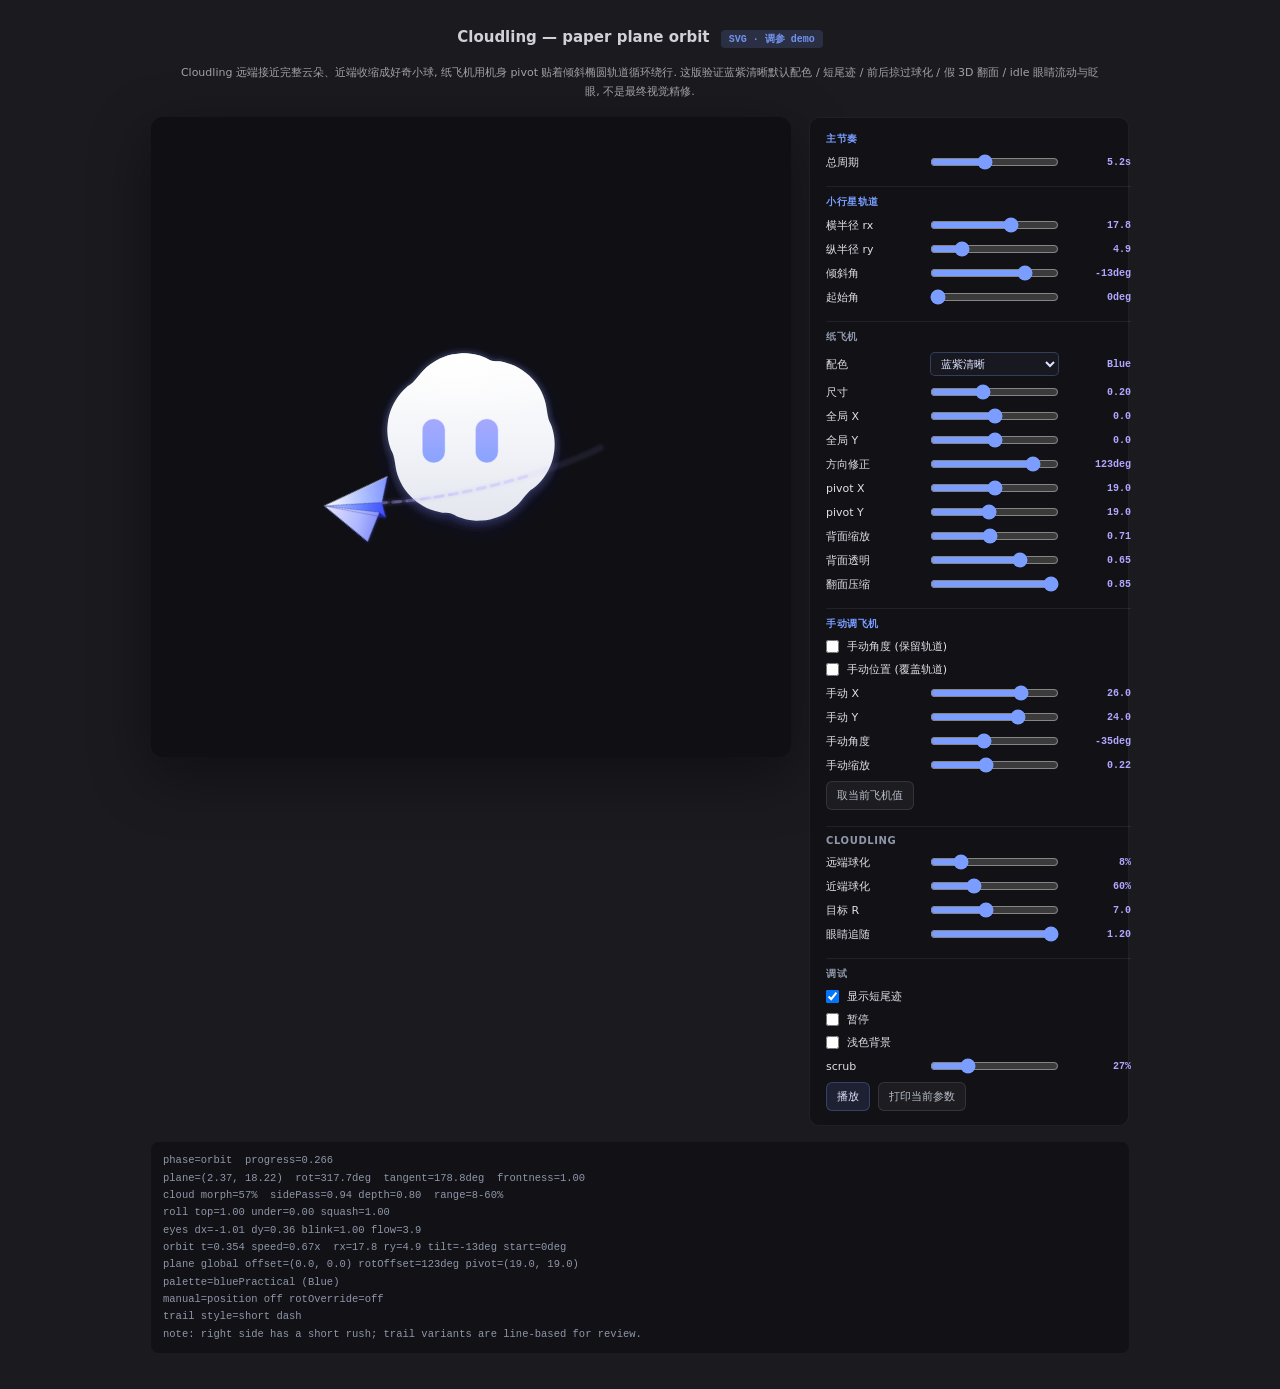
<file: app/assets/source/cloudling-codex-pet/confirmed/states/cloud-plane-orbit-explore.svg.html>
<!DOCTYPE html>
<html lang="zh-CN">
<head>
<meta charset="UTF-8">
<title>Cloudling — cloud ball + paper plane orbit explore</title>
<style>
* { margin: 0; box-sizing: border-box; }
body {
  min-height: 100vh;
  background: #1a1a1f;
  color: #e0e0e6;
  font-family: system-ui, -apple-system, "PingFang SC", sans-serif;
  display: flex;
  flex-direction: column;
  align-items: center;
  padding: 28px 24px 36px;
  gap: 16px;
  transition: background .2s, color .2s;
}
body.light { background: #f4f4f6; color: #333; }
h1 { font-size: 15px; font-weight: 650; opacity: .92; }
.tag {
  display: inline-block;
  margin-left: 6px;
  padding: 2px 8px;
  border-radius: 4px;
  background: rgba(122, 157, 255, .18);
  color: #7A9DFF;
  font: 600 10px ui-monospace, monospace;
}
.meta {
  max-width: 920px;
  text-align: center;
  font-size: 11px;
  line-height: 1.7;
  opacity: .68;
}
.meta b { color: #B1A7FF; }
body.light .meta b { color: #3941FF; }
.workspace {
  display: grid;
  grid-template-columns: 640px 320px;
  gap: 18px;
  align-items: start;
}
.stage {
  background: #0f0f14;
  border-radius: 12px;
  box-shadow: 0 18px 60px rgba(0, 0, 0, .38);
  overflow: hidden;
}
body.light .stage {
  background: #fff;
  box-shadow: 0 18px 60px -20px rgba(57, 65, 255, 0.18), 0 4px 12px rgba(0,0,0,0.04);
}
.stage svg { display: block; width: 640px; height: 640px; }
.params {
  background: #111116;
  border: 1px solid rgba(255, 255, 255, .06);
  border-radius: 10px;
  padding: 14px 16px;
  display: grid;
  gap: 8px;
  font-size: 11px;
}
body.light .params {
  background: #fff;
  border-color: rgba(0,0,0,.06);
  color: #666;
  box-shadow: 0 2px 8px rgba(0,0,0,0.04);
}
.params h3 {
  margin-top: 8px;
  padding-top: 8px;
  border-top: 1px solid rgba(255, 255, 255, .07);
  color: #8f97aa;
  font-size: 10px;
  text-transform: uppercase;
  letter-spacing: .06em;
}
body.light .params h3 { color: #999; border-color: rgba(0,0,0,.06); }
.params h3:first-child { margin-top: 0; padding-top: 0; border-top: 0; }
.params h3.star { color: #7A9DFF; }
.params label {
  display: grid;
  grid-template-columns: 96px 1fr 64px;
  gap: 8px;
  align-items: center;
}
.params label.cb {
  grid-template-columns: auto 1fr;
}
.params input[type="range"] { accent-color: #7A9DFF; }
.params select {
  min-width: 0;
  width: 100%;
  height: 24px;
  border: 1px solid rgba(122, 157, 255, .28);
  border-radius: 5px;
  background: #181820;
  color: #dfe5ff;
  font-size: 11px;
  padding: 0 6px;
}
body.light .params select {
  background: #fff;
  color: #555;
  border-color: rgba(0,0,0,.10);
}
.params .v {
  color: #B1A7FF;
  text-align: right;
  font: 650 10px ui-monospace, monospace;
}
.btn-row { display: flex; gap: 8px; flex-wrap: wrap; }
button {
  border: 1px solid rgba(122, 157, 255, .25);
  background: rgba(122, 157, 255, .12);
  color: #dfe5ff;
  border-radius: 6px;
  padding: 6px 10px;
  font-size: 11px;
  cursor: pointer;
}
body.light button {
  background: #fff;
  color: #555;
  border-color: rgba(0,0,0,.10);
}
button.secondary {
  border-color: rgba(255, 255, 255, .10);
  background: rgba(255, 255, 255, .05);
  color: #b8bdc8;
}
body.light button.secondary { background: #fff; color: #777; }
.readout {
  grid-column: 1 / -1;
  width: min(978px, 100%);
  background: #111116;
  border-radius: 8px;
  padding: 10px 12px;
  color: #8f97aa;
  font: 10.5px/1.65 ui-monospace, monospace;
  white-space: pre-wrap;
}
body.light .readout {
  background: #fff;
  color: #666;
  box-shadow: 0 2px 8px rgba(0,0,0,0.04);
}
#stageBg { fill: #0f0f14; }
body.light #stageBg { fill: #fff; }
@media (max-width: 1040px) {
  .workspace { grid-template-columns: 1fr; }
  .stage svg { width: min(640px, 100vw - 48px); height: auto; }
}

.edge-rim-tight { stroke-opacity: .08; }
.edge-rim-soft { stroke-opacity: .06; }
.edge-contact { stroke-opacity: .08; }
body.light .edge-rim-tight { stroke-opacity: .15; }
body.light .edge-rim-soft { stroke-opacity: .10; }
body.light .edge-contact { stroke-opacity: .18; }
body.light .cloud-drop-shadow { flood-opacity: .13; }
</style>
</head>
<body>

<h1>Cloudling — paper plane orbit <span class="tag">SVG · 调参 demo</span></h1>
<div class="meta">
  Cloudling 远端接近完整云朵、近端收缩成好奇小球, 纸飞机用机身 pivot 贴着倾斜椭圆轨道循环绕行.
  这版验证蓝紫清晰默认配色 / 短尾迹 / 前后掠过球化 / 假 3D 翻面 / idle 眼睛流动与眨眼, 不是最终视觉精修.
</div>

<div class="workspace">
  <div class="stage">
    <svg id="stageSvg" viewBox="-18 -16 60 56" xmlns="http://www.w3.org/2000/svg">
      <defs>
        <linearGradient id="body-grad" x1="12" y1="2" x2="12" y2="22" gradientUnits="userSpaceOnUse">
          <stop offset="0" stop-color="#ffffff"/>
          <stop offset="0.5" stop-color="#f4f5f9"/>
          <stop offset="1" stop-color="#dee2eb"/>
        </linearGradient>
        <linearGradient id="eye-grad" x1="12" y1="3" x2="12" y2="21" gradientUnits="userSpaceOnUse">
          <stop offset="0" stop-color="#B1A7FF"/>
          <stop offset="0.5" stop-color="#7A9DFF"/>
          <stop offset="1" stop-color="#3941FF"/>
        </linearGradient>
        <radialGradient id="hi-grad" cx="0.45" cy="0.25" r="0.55">
          <stop offset="0" stop-color="#ffffff" stop-opacity="0.9"/>
          <stop offset="1" stop-color="#ffffff" stop-opacity="0"/>
        </radialGradient>
        <linearGradient id="plane-white" x1="5" y1="5" x2="31" y2="25" gradientUnits="userSpaceOnUse">
          <stop id="planeWhite0" offset="0" stop-color="#fff7d6"/>
          <stop id="planeWhite1" offset="0.46" stop-color="#FCE3B0"/>
          <stop id="planeWhite2" offset="1" stop-color="#EFB85C"/>
        </linearGradient>
        <linearGradient id="plane-lavender" x1="4" y1="6" x2="21" y2="32" gradientUnits="userSpaceOnUse">
          <stop id="planeLavender0" offset="0" stop-color="#ffeaf3"/>
          <stop id="planeLavender1" offset="0.54" stop-color="#FCC9DD"/>
          <stop id="planeLavender2" offset="1" stop-color="#D768A0"/>
        </linearGradient>
        <linearGradient id="plane-mid" x1="8" y1="10" x2="25" y2="29" gradientUnits="userSpaceOnUse">
          <stop id="planeMid0" offset="0" stop-color="#dbfff8"/>
          <stop id="planeMid1" offset="0.60" stop-color="#A0E5DD"/>
          <stop id="planeMid2" offset="1" stop-color="#35AFA8"/>
        </linearGradient>
        <linearGradient id="plane-dark" x1="5" y1="8" x2="23" y2="29" gradientUnits="userSpaceOnUse">
          <stop id="planeDark0" offset="0" stop-color="#dcd5ff"/>
          <stop id="planeDark1" offset="0.55" stop-color="#B1A7FF"/>
          <stop id="planeDark2" offset="1" stop-color="#5F52D9"/>
        </linearGradient>
        <filter id="cloud-drop" x="-45%" y="-45%" width="190%" height="190%">
          <feDropShadow class="cloud-drop-shadow" dx="0" dy="0.6" stdDeviation="0.8" flood-color="#3941FF" flood-opacity="0.18"/>
        </filter>
      <filter id="edge-blur" x="-40%" y="-40%" width="180%" height="180%">
        <feGaussianBlur stdDeviation="0.16"/>
      </filter>
        <filter id="plane-drop" x="-45%" y="-45%" width="190%" height="190%">
          <feDropShadow id="planeShadow" dx="0" dy="0.45" stdDeviation="0.65" flood-color="#3941FF" flood-opacity="0.30"/>
        </filter>
        <filter id="trail-blur" x="-80%" y="-90%" width="260%" height="280%">
          <feGaussianBlur stdDeviation="0.10"/>
        </filter>
        <clipPath id="cloud-clip">
          <path id="cloud-clip-path"/>
        </clipPath>
        <g id="paper-plane-symbol">
          <polygon points="3,6 24,23 20.6,29.5" fill="url(#plane-mid)"/>
          <polygon points="3,6 20.1,25.6 20.6,29.5" fill="url(#plane-dark)"/>
          <polygon points="3,6 20.1,25.6 6.7,32.2" fill="url(#plane-lavender)"/>
          <polygon points="3,6 34,15.7 24,23" fill="url(#plane-white)"/>
          <g id="planeFoldLines" stroke="rgba(57,65,255,.38)" stroke-width="0.34" stroke-linecap="round" fill="none">
            <line x1="3" y1="6" x2="24" y2="23"/>
            <line x1="3" y1="6" x2="20.6" y2="29.5"/>
            <line x1="3" y1="6" x2="20.1" y2="25.6"/>
          </g>
          <path id="planeNoseHighlight" d="M 3 6 L 34 15.7" stroke="rgba(255,255,255,.74)" stroke-width="0.3" stroke-linecap="round" fill="none"/>
        </g>
        <g id="paper-plane-under-symbol">
          <polygon id="planeUnderMid" points="3,6 24,23 20.6,29.5" fill="#327E86"/>
          <polygon id="planeUnderDark" points="3,6 20.1,25.6 20.6,29.5" fill="#3F3595"/>
          <polygon id="planeUnderLavender" points="3,6 20.1,25.6 6.7,32.2" fill="#A94B7E"/>
          <polygon id="planeUnderWhite" points="3,6 34,15.7 24,23" fill="#B9863C"/>
          <g id="planeUnderFoldLines" stroke="rgba(255,255,255,.28)" stroke-width="0.32" stroke-linecap="round" fill="none">
            <line x1="3" y1="6" x2="24" y2="23"/>
            <line x1="3" y1="6" x2="20.6" y2="29.5"/>
            <line x1="3" y1="6" x2="20.1" y2="25.6"/>
          </g>
          <path id="planeUnderNoseHighlight" d="M 3 6 L 34 15.7" stroke="rgba(255,255,255,.34)" stroke-width="0.28" stroke-linecap="round" fill="none"/>
        </g>
      </defs>

      <rect id="stageBg" x="-18" y="-16" width="60" height="56"/>
      <g id="trailBack" fill="none" stroke-linecap="round" stroke-linejoin="round">
        <path id="trailBackSoft" filter="url(#trail-blur)"/>
        <path id="trailBackMain"/>
        <path id="trailBackAccent"/>
      </g>
      <g id="planeBack" filter="url(#plane-drop)">
        <g id="planeBackUnder"><use href="#paper-plane-under-symbol"/></g>
        <g id="planeBackTop"><use href="#paper-plane-symbol"/></g>
      </g>

      <g id="cloudEdge">
        <path id="edgeContact" class="edge-contact" fill="none" stroke="#7d8aa7" stroke-width="1.05" stroke-linejoin="round" transform="translate(0 0.18)" filter="url(#edge-blur)"/>
        <path id="edgeRimSoft" class="edge-rim-soft" fill="none" stroke="#7A9DFF" stroke-width="0.90" stroke-linejoin="round" filter="url(#edge-blur)"/>
        <path id="edgeRimTight" class="edge-rim-tight" fill="none" stroke="#aab3c6" stroke-width="0.42" stroke-linejoin="round"/>
      </g>
      <g id="cloudGroup" filter="url(#cloud-drop)">
        <path id="cloudPath" fill="url(#body-grad)"/>
        <rect x="1" y="2" width="22" height="11" fill="url(#hi-grad)" clip-path="url(#cloud-clip)"/>
      </g>
      <g id="eyeGroup">
        <rect id="eyeL" x="7.7" y="9.5" width="2.6" height="5" rx="1.3" ry="1.3" fill="url(#eye-grad)" stroke="#ffffff" stroke-width="0.08" stroke-opacity="0.7"/>
        <rect id="eyeR" x="13.7" y="9.5" width="2.6" height="5" rx="1.3" ry="1.3" fill="url(#eye-grad)" stroke="#ffffff" stroke-width="0.08" stroke-opacity="0.7"/>
      </g>

      <g id="trailFront" fill="none" stroke-linecap="round" stroke-linejoin="round">
        <path id="trailFrontSoft" filter="url(#trail-blur)"/>
        <path id="trailFrontMain"/>
        <path id="trailFrontAccent"/>
      </g>
      <g id="planeFront" filter="url(#plane-drop)">
        <g id="planeFrontUnder"><use href="#paper-plane-under-symbol"/></g>
        <g id="planeFrontTop"><use href="#paper-plane-symbol"/></g>
      </g>
    </svg>
  </div>

  <div class="params">
    <h3 class="star">主节奏</h3>
    <label><span>总周期</span><input id="duration" type="range" min="3.8" max="7.2" step="0.1" value="5.2"><span class="v" id="durationV">5.2s</span></label>

    <h3 class="star">小行星轨道</h3>
    <label><span>横半径 rx</span><input id="rx" type="range" min="10" max="22" step="0.2" value="17.8"><span class="v" id="rxV">17.8</span></label>
    <label><span>纵半径 ry</span><input id="ry" type="range" min="3.5" max="10" step="0.1" value="4.9"><span class="v" id="ryV">4.9</span></label>
    <label><span>倾斜角</span><input id="tilt" type="range" min="-40" max="-5" step="1" value="-13"><span class="v" id="tiltV">-13°</span></label>
    <label><span>起始角</span><input id="theta" type="range" min="0" max="360" step="1" value="0"><span class="v" id="thetaV">0°</span></label>

    <h3>纸飞机</h3>
    <label><span>配色</span><select id="planePalette"><option value="happyPop">Happy 撞色</option><option value="happySoft">Happy 柔和</option><option value="ticketWarm">Ticket 暖橙</option><option value="bluePractical">蓝紫清晰</option></select><span class="v" id="planePaletteV">Happy</span></label>
    <label><span>尺寸</span><input id="planeScale" type="range" min="0.12" max="0.32" step="0.01" value="0.20"><span class="v" id="planeScaleV">0.20</span></label>
    <label><span>全局 X</span><input id="planeOffsetX" type="range" min="-8" max="8" step="0.1" value="0"><span class="v" id="planeOffsetXV">0.0</span></label>
    <label><span>全局 Y</span><input id="planeOffsetY" type="range" min="-8" max="8" step="0.1" value="0"><span class="v" id="planeOffsetYV">0.0</span></label>
    <label><span>方向修正</span><input id="planeRotOffset" type="range" min="-180" max="180" step="1" value="123"><span class="v" id="planeRotOffsetV">123deg</span></label>
    <label><span>pivot X</span><input id="pivotX" type="range" min="10" max="28" step="0.1" value="19"><span class="v" id="pivotXV">19.0</span></label>
    <label><span>pivot Y</span><input id="pivotY" type="range" min="10" max="30" step="0.1" value="19"><span class="v" id="pivotYV">19.0</span></label>
    <label><span>背面缩放</span><input id="backScale" type="range" min="0.55" max="0.90" step="0.01" value="0.71"><span class="v" id="backScaleV">0.71</span></label>
    <label><span>背面透明</span><input id="backOpacity" type="range" min="0.25" max="0.80" step="0.05" value="0.65"><span class="v" id="backOpacityV">0.65</span></label>
    <label><span>翻面压缩</span><input id="rollMinScale" type="range" min="0.30" max="0.85" step="0.01" value="0.85"><span class="v" id="rollMinScaleV">0.85</span></label>

    <h3 class="star">手动调飞机</h3>
    <label class="cb"><input id="manualRotOverride" type="checkbox"><span>手动角度 (保留轨道)</span></label>
    <label class="cb"><input id="manualPlane" type="checkbox"><span>手动位置 (覆盖轨道)</span></label>
    <label><span>手动 X</span><input id="manualX" type="range" min="-12" max="40" step="0.1" value="26"><span class="v" id="manualXV">26.0</span></label>
    <label><span>手动 Y</span><input id="manualY" type="range" min="-10" max="38" step="0.1" value="24"><span class="v" id="manualYV">24.0</span></label>
    <label><span>手动角度</span><input id="manualRot" type="range" min="-180" max="180" step="1" value="-35"><span class="v" id="manualRotV">-35deg</span></label>
    <label><span>手动缩放</span><input id="manualScale" type="range" min="0.10" max="0.38" step="0.01" value="0.22"><span class="v" id="manualScaleV">0.22</span></label>
    <div class="btn-row">
      <button id="capturePlane" class="secondary">取当前飞机值</button>
    </div>

    <h3>Cloudling</h3>
    <label><span>远端球化</span><input id="morphMin" type="range" min="0" max="0.40" step="0.01" value="0.08"><span class="v" id="morphMinV">8%</span></label>
    <label><span>近端球化</span><input id="morphMax" type="range" min="0.45" max="0.92" step="0.01" value="0.60"><span class="v" id="morphMaxV">60%</span></label>
    <label><span>目标 R</span><input id="cloudR" type="range" min="5.5" max="9.0" step="0.1" value="7.0"><span class="v" id="cloudRV">7.0</span></label>
    <label><span>眼睛追随</span><input id="eyeShift" type="range" min="0" max="1.2" step="0.05" value="1.20"><span class="v" id="eyeShiftV">1.20</span></label>

    <h3>调试</h3>
    <label class="cb"><input id="showTrail" type="checkbox" checked><span>显示短尾迹</span></label>
    <label class="cb"><input id="pause" type="checkbox"><span>暂停</span></label>
    <label class="cb"><input id="bg" type="checkbox"><span>浅色背景</span></label>
    <label><span>scrub</span><input id="scrub" type="range" min="0" max="1" step="0.001" value="0"><span class="v" id="scrubV">0%</span></label>
    <div class="btn-row">
      <button id="play">播放</button>
      <button id="snap" class="secondary">打印当前参数</button>
    </div>
  </div>
</div>

<div class="readout" id="readout"></div>

<script>
const CLOUD_D = "M9.064 3.344a4.578 4.578 0 012.285-.312c1 .115 1.891.54 2.673 1.275.01.01.024.017.037.021a.09.09 0 00.043 0 4.55 4.55 0 013.046.275l.047.022.116.057a4.581 4.581 0 012.188 2.399c.209.51.313 1.041.315 1.595a4.24 4.24 0 01-.134 1.223.123.123 0 00.03.115c.594.607.988 1.33 1.183 2.17.289 1.425-.007 2.71-.887 3.854l-.136.166a4.548 4.548 0 01-2.201 1.388.123.123 0 00-.081.076c-.191.551-.383 1.023-.74 1.494-.9 1.187-2.222 1.846-3.711 1.838-1.187-.006-2.239-.44-3.157-1.302a.107.107 0 00-.105-.024c-.388.125-.78.143-1.204.138a4.441 4.441 0 01-1.945-.466 4.544 4.544 0 01-1.61-1.335c-.152-.202-.303-.392-.414-.617a5.81 5.81 0 01-.37-.961 4.582 4.582 0 01-.014-2.298.124.124 0 00.006-.056.085.085 0 00-.027-.048 4.467 4.467 0 01-1.034-1.651 3.896 3.896 0 01-.251-1.192 5.189 5.189 0 01.141-1.6c.337-1.112.982-1.985 1.933-2.618.212-.141.413-.251.601-.33.215-.089.43-.164.646-.227a.098.098 0 00.065-.066 4.51 4.51 0 01.829-1.615 4.535 4.535 0 011.837-1.388z";

const CENTER = { x: 12, y: 12 };
/* A 版配色下, 视觉机头会被读成右侧白色尖角 TR, 不是命名里的 N 点。 */
function visualForwardDeg() {
  return Math.atan2(15.7 - P.pivotY, 34 - P.pivotX) * 180 / Math.PI;
}

const els = {
  cloudPath: document.getElementById('cloudPath'),
  cloudClipPath: document.getElementById('cloud-clip-path'),
  edgeContact: document.getElementById('edgeContact'),
  edgeRimSoft: document.getElementById('edgeRimSoft'),
  edgeRimTight: document.getElementById('edgeRimTight'),
  eyeGroup: document.getElementById('eyeGroup'),
  eyeL: document.getElementById('eyeL'),
  eyeR: document.getElementById('eyeR'),
  eyeGrad: document.getElementById('eye-grad'),
  planeBack: document.getElementById('planeBack'),
  planeFront: document.getElementById('planeFront'),
  planeBackTop: document.getElementById('planeBackTop'),
  planeBackUnder: document.getElementById('planeBackUnder'),
  planeFrontTop: document.getElementById('planeFrontTop'),
  planeFrontUnder: document.getElementById('planeFrontUnder'),
  trailBack: document.getElementById('trailBack'),
  trailFront: document.getElementById('trailFront'),
  trailBackSoft: document.getElementById('trailBackSoft'),
  trailBackMain: document.getElementById('trailBackMain'),
  trailBackAccent: document.getElementById('trailBackAccent'),
  trailFrontSoft: document.getElementById('trailFrontSoft'),
  trailFrontMain: document.getElementById('trailFrontMain'),
  trailFrontAccent: document.getElementById('trailFrontAccent'),
  readout: document.getElementById('readout'),
  scrub: document.getElementById('scrub'),
  scrubV: document.getElementById('scrubV')
};

const P = {
  duration: 5.2,
  rx: 17.8,
  ry: 4.9,
  tilt: -13,
  theta: 0,
  planeScale: 0.20,
  planePalette: 'bluePractical',
  planeOffsetX: 0,
  planeOffsetY: 0,
  planeRotOffset: 123,
  pivotX: 19,
  pivotY: 19,
  backScale: 0.71,
  backOpacity: 0.65,
  rightRush: 0.58,
  rightRushTighten: 0.28,
  trailStrength: 0.90,
  rollMinScale: 0.85,
  rollFade: 0.18,
  manualRotOverride: false,
  manualPlane: false,
  manualX: 26,
  manualY: 24,
  manualRot: -35,
  manualScale: 0.22,
  morphMin: 0.08,
  morphMax: 0.60,
  cloudR: 7.0,
  eyeShift: 1.20,
  eyeFlowPeriod: 5.5,
  eyeFlowAmp: 4,
  blinkInterval: 6.0,
  blinkDur: 0.16,
  showTrail: true,
  pause: false
};

const PLANE_PALETTES = {
  happyPop: {
    label: 'Happy',
    gradients: {
      White: ['#fff7d6', '#FCE3B0', '#EFB85C'],
      Lavender: ['#ffeaf3', '#FCC9DD', '#D768A0'],
      Mid: ['#dbfff8', '#A0E5DD', '#35AFA8'],
      Dark: ['#dcd5ff', '#B1A7FF', '#5F52D9']
    },
    under: {
      Mid: '#327E86',
      Dark: '#3F3595',
      Lavender: '#A94B7E',
      White: '#B9863C'
    },
    fold: 'rgba(57,65,255,.38)',
    underFold: 'rgba(255,255,255,.28)',
    highlight: 'rgba(255,255,255,.74)',
    underHighlight: 'rgba(255,255,255,.34)',
    trailBack: '#A0E5DD',
    trailFront: '#FCE3B0',
    shadow: '#3941FF',
    shadowOpacity: '0.30'
  },
  happySoft: {
    label: 'Soft',
    gradients: {
      White: ['#ffffff', '#FCE3B0', '#F4C76E'],
      Lavender: ['#fff3f8', '#FCC9DD', '#E58AB7'],
      Mid: ['#effffb', '#A0E5DD', '#68C9C1'],
      Dark: ['#eeeaff', '#B1A7FF', '#7D71E8']
    },
    under: {
      Mid: '#5AAEA8',
      Dark: '#6558C4',
      Lavender: '#C9789E',
      White: '#D4A54E'
    },
    fold: 'rgba(57,65,255,.30)',
    underFold: 'rgba(255,255,255,.24)',
    highlight: 'rgba(255,255,255,.70)',
    underHighlight: 'rgba(255,255,255,.30)',
    trailBack: '#A0E5DD',
    trailFront: '#B1A7FF',
    shadow: '#7A9DFF',
    shadowOpacity: '0.26'
  },
  ticketWarm: {
    label: 'Warm',
    gradients: {
      White: ['#ffd28c', '#dc5a1c', '#a64214'],
      Lavender: ['#ff9b45', '#dc5a1c', '#7b2f10'],
      Mid: ['#d8722c', '#9d4315', '#5c260d'],
      Dark: ['#743217', '#4a1f0d', '#271006']
    },
    under: {
      Mid: '#5d260d',
      Dark: '#1f0c04',
      Lavender: '#713010',
      White: '#8b3a13'
    },
    fold: 'rgba(42,18,8,.44)',
    underFold: 'rgba(255,211,154,.20)',
    highlight: 'rgba(255,225,190,.58)',
    underHighlight: 'rgba(255,205,150,.24)',
    trailBack: '#9d4315',
    trailFront: '#dc5a1c',
    shadow: '#dc5a1c',
    shadowOpacity: '0.24'
  },
  bluePractical: {
    label: 'Blue',
    gradients: {
      White: ['#ffffff', '#b8c8ff', '#6f86ff'],
      Lavender: ['#e6e2ff', '#aeb8ff', '#6874f2'],
      Mid: ['#9bb7ff', '#536dff', '#3941FF'],
      Dark: ['#646bff', '#3037d4', '#171b82']
    },
    under: {
      Mid: '#3037d4',
      Dark: '#12165f',
      Lavender: '#5664ff',
      White: '#8ea1ff'
    },
    fold: 'rgba(17,27,140,.46)',
    underFold: 'rgba(255,255,255,.24)',
    highlight: 'rgba(255,255,255,.72)',
    underHighlight: 'rgba(255,255,255,.36)',
    trailBack: '#7A9DFF',
    trailFront: '#B1A7FF',
    shadow: '#3941FF',
    shadowOpacity: '0.36'
  }
};

const lerp = (a, b, t) => a + (b - a) * t;
const clamp = (v, a, b) => Math.max(a, Math.min(b, v));
const wrap01 = v => ((v % 1) + 1) % 1;
const smoothstep = t => t * t * (3 - 2 * t);
const smoothstepRange = (a, b, v) => smoothstep(clamp((v - a) / (b - a), 0, 1));
const TAU = Math.PI * 2;

function orbitProgressFor(timeProgress) {
  const p = wrap01(timeProgress);
  const a = TAU * p;
  const warped = p
    + P.rightRush * Math.sin(a) / TAU
    + P.rightRushTighten * Math.sin(2 * a) / (2 * TAU);
  return wrap01(warped);
}

function orbitSpeedFor(timeProgress) {
  const p = wrap01(timeProgress);
  const a = TAU * p;
  return 1 + P.rightRush * Math.cos(a) + P.rightRushTighten * Math.cos(2 * a);
}

const EYE_BASE = {
  l: { y: 9.5, h: 5, rx: 1.3 },
  r: { y: 9.5, h: 5, rx: 1.3 }
};

let nextBlinkT = 2.4;
let blinkActive = false;
let blinkStartT = 0;

function getBlinkScale(t) {
  if (!blinkActive && t > nextBlinkT) {
    blinkActive = true;
    blinkStartT = t;
  }
  if (blinkActive) {
    const dt = t - blinkStartT;
    const half = P.blinkDur / 2;
    if (dt < half) return 1 - 0.94 * (dt / half);
    if (dt < P.blinkDur) return 0.06 + 0.94 * ((dt - half) / half);
    blinkActive = false;
    nextBlinkT = t + P.blinkInterval * (0.82 + Math.random() * 0.36);
  }
  return 1;
}

function applyBlink(rect, base, scale) {
  const h = Math.max(base.h * scale, 0.15);
  const y = base.y + (base.h - h) / 2;
  const rx = Math.min(base.rx, h / 2);
  rect.setAttribute('height', h.toFixed(3));
  rect.setAttribute('y', y.toFixed(3));
  rect.setAttribute('rx', rx.toFixed(3));
  rect.setAttribute('ry', rx.toFixed(3));
}

function setStop(id, color) {
  document.getElementById(id).setAttribute('stop-color', color);
}

function applyPlanePalette(key) {
  const palette = PLANE_PALETTES[key] || PLANE_PALETTES.happyPop;
  P.planePalette = key;
  for (const [name, colors] of Object.entries(palette.gradients)) {
    colors.forEach((color, i) => setStop(`plane${name}${i}`, color));
  }
  for (const [name, color] of Object.entries(palette.under)) {
    document.getElementById(`planeUnder${name}`).setAttribute('fill', color);
  }
  document.getElementById('planeFoldLines').setAttribute('stroke', palette.fold);
  document.getElementById('planeUnderFoldLines').setAttribute('stroke', palette.underFold);
  document.getElementById('planeNoseHighlight').setAttribute('stroke', palette.highlight);
  document.getElementById('planeUnderNoseHighlight').setAttribute('stroke', palette.underHighlight);
  [els.trailBackSoft, els.trailBackMain, els.trailBackAccent].forEach(el => el.setAttribute('stroke', palette.trailBack));
  [els.trailFrontSoft, els.trailFrontMain, els.trailFrontAccent].forEach(el => el.setAttribute('stroke', palette.trailFront));
  document.getElementById('planeShadow').setAttribute('flood-color', palette.shadow);
  document.getElementById('planeShadow').setAttribute('flood-opacity', palette.shadowOpacity);
  document.getElementById('planePaletteV').textContent = palette.label;
  renderAt(currentProgress);
}

function samplePath(d, N) {
  const path = document.createElementNS('http://www.w3.org/2000/svg', 'path');
  path.setAttribute('d', d);
  const len = path.getTotalLength();
  const pts = [];
  for (let i = 0; i < N; i++) {
    const p = path.getPointAtLength(i / N * len);
    pts.push({ x: p.x, y: p.y });
  }
  return pts;
}

let basePoints = samplePath(CLOUD_D, 64);

function morphPoints(pts, R, t) {
  return pts.map(p => {
    const dx = p.x - CENTER.x;
    const dy = p.y - CENTER.y;
    const a = Math.atan2(dy, dx);
    return {
      x: lerp(p.x, CENTER.x + R * Math.cos(a), t),
      y: lerp(p.y, CENTER.y + R * Math.sin(a), t)
    };
  });
}

function pointsToSmoothPath(pts) {
  const n = pts.length;
  let d = `M ${pts[0].x.toFixed(3)} ${pts[0].y.toFixed(3)}`;
  for (let i = 0; i < n; i++) {
    const p0 = pts[(i - 1 + n) % n];
    const p1 = pts[i];
    const p2 = pts[(i + 1) % n];
    const p3 = pts[(i + 2) % n];
    const c1x = p1.x + (p2.x - p0.x) / 6;
    const c1y = p1.y + (p2.y - p0.y) / 6;
    const c2x = p2.x - (p3.x - p1.x) / 6;
    const c2y = p2.y - (p3.y - p1.y) / 6;
    d += ` C ${c1x.toFixed(3)} ${c1y.toFixed(3)} ${c2x.toFixed(3)} ${c2y.toFixed(3)} ${p2.x.toFixed(3)} ${p2.y.toFixed(3)}`;
  }
  return d + ' Z';
}

function orbitPoint(thetaDeg) {
  const t = thetaDeg * Math.PI / 180;
  const r = P.tilt * Math.PI / 180;
  const ct = Math.cos(t), st = Math.sin(t);
  const cr = Math.cos(r), sr = Math.sin(r);
  return {
    x: CENTER.x + P.rx * ct * cr - P.ry * st * sr,
    y: CENTER.y + P.rx * ct * sr + P.ry * st * cr
  };
}

function orbitDerivative(thetaDeg) {
  const t = thetaDeg * Math.PI / 180;
  const r = P.tilt * Math.PI / 180;
  const cr = Math.cos(r), sr = Math.sin(r);
  const dx = -P.rx * Math.sin(t) * cr - P.ry * Math.cos(t) * sr;
  const dy = -P.rx * Math.sin(t) * sr + P.ry * Math.cos(t) * cr;
  return { x: dx, y: dy };
}

function getPlaneState(progress) {
  const orbitProgress = orbitProgressFor(progress);
  const theta = P.theta + orbitProgress * 360;
  const orbitDepth = Math.sin(theta * Math.PI / 180);
  return {
    phase: 'orbit',
    theta,
    orbitDepth,
    orbitProximity: smoothstepRange(0.22, 0.90, Math.abs(orbitDepth)),
    p: orbitPoint(theta),
    d: orbitDerivative(theta),
    orbitT: orbitProgress,
    timeT: wrap01(progress),
    orbitSpeed: orbitSpeedFor(progress),
    frontOverride: false,
    opacity: 1
  };
}

function cloudMorphFor(orbitProximity) {
  return lerp(P.morphMin, P.morphMax, orbitProximity);
}

function trailPathD(timeProgress, fromLag, toLag, samples) {
  let d = '';
  for (let i = 0; i <= samples; i++) {
    const lag = lerp(fromLag, toLag, i / samples);
    const sample = getAutoPlaneVisual(getPlaneState(timeProgress - lag));
    d += i === 0
      ? `M ${sample.p.x.toFixed(3)} ${sample.p.y.toFixed(3)}`
      : ` L ${sample.p.x.toFixed(3)} ${sample.p.y.toFixed(3)}`;
  }
  return d;
}

function setTrailLayer(el, d, opacity, width, dash = 'none', dashOffset = 0) {
  el.setAttribute('d', d);
  el.setAttribute('opacity', opacity.toFixed(3));
  el.setAttribute('stroke-width', width.toFixed(3));
  el.setAttribute('stroke-dasharray', dash);
  el.setAttribute('stroke-dashoffset', dashOffset.toFixed(3));
}

function renderTrailLines(timeProgress, orbitSpeed, plane) {
  const enabled = P.showTrail && !P.manualPlane;
  const speedBurst = clamp((orbitSpeed - 1) / 0.86, 0, 1);
  const base = enabled ? P.trailStrength * lerp(0.82, 1.24, speedBurst) : 0;
  const frontBase = base * plane.frontness;
  const backBase = base * (1 - plane.frontness) * P.backOpacity;
  const drift = timeProgress * P.duration;
  const mainD = trailPathD(timeProgress, 0.145, 0.010, 18);
  const shortD = trailPathD(timeProgress, 0.090, 0.006, 12);
  const longD = trailPathD(timeProgress, 0.190, 0.016, 22);
  const mainOffset = -drift * 0.36;
  const accentOffset = -drift * 0.58;

  setTrailLayer(els.trailBackSoft, longD, backBase * 0.12, 0.62, 'none', 0);
  setTrailLayer(els.trailBackMain, mainD, backBase * 0.42, 0.30, '0.72 0.62', mainOffset);
  setTrailLayer(els.trailBackAccent, shortD, backBase * 0.22, 0.20, '1.16 0.55', accentOffset);
  setTrailLayer(els.trailFrontSoft, longD, frontBase * 0.12, 0.62, 'none', 0);
  setTrailLayer(els.trailFrontMain, mainD, frontBase * 0.42, 0.30, '0.72 0.62', mainOffset);
  setTrailLayer(els.trailFrontAccent, shortD, frontBase * 0.22, 0.20, '1.16 0.55', accentOffset);
}

function getAutoPlaneVisual(s) {
  const p = {
    x: s.p.x + P.planeOffsetX,
    y: s.p.y + P.planeOffsetY
  };
  const tangentDeg = Math.atan2(s.d.y, s.d.x) * 180 / Math.PI;
  const orbitFrontness = clamp((p.y - CENTER.y + 1.3) / 4.0, 0, 1);
  const frontness = s.frontOverride ? 1 : orbitFrontness;
  const depthScale = lerp(P.backScale, 1, frontness);
  const totalScale = P.planeScale * depthScale;
  const bank = (frontness - 0.5) * 7;
  const rot = tangentDeg - visualForwardDeg() + bank + P.planeRotOffset;
  const faceMix = smoothstepRange(-P.rollFade, P.rollFade, s.orbitDepth);
  const rollStrength = smoothstepRange(0.10, 0.88, Math.abs(s.orbitDepth));
  return {
    phase: s.phase,
    p,
    tangentDeg,
    frontness,
    orbitT: s.orbitT,
    orbitDepth: s.orbitDepth,
    orbitProximity: s.orbitProximity,
    topFaceOpacity: faceMix,
    underFaceOpacity: 1 - faceMix,
    rollForeshorten: lerp(P.rollMinScale, 1, rollStrength),
    totalScale,
    rot,
    frontOpacity: s.opacity * frontness,
    backOpacity: s.opacity * (1 - frontness) * P.backOpacity
  };
}

function getPlaneVisual(s) {
  if (!P.manualPlane) {
    const auto = getAutoPlaneVisual(s);
    if (!P.manualRotOverride) return auto;
    return {
      ...auto,
      phase: 'orbit+manual-rot',
      tangentDeg: P.manualRot,
      rot: P.manualRot
    };
  }
  return {
    phase: 'manual',
    p: { x: P.manualX, y: P.manualY },
    tangentDeg: P.manualRot,
    frontness: 1,
    orbitDepth: 1,
    orbitProximity: 1,
    topFaceOpacity: 1,
    underFaceOpacity: 0,
    rollForeshorten: 1,
    totalScale: P.manualScale,
    rot: P.manualRot,
    frontOpacity: 1,
    backOpacity: 0
  };
}

function renderAt(progress) {
  const s = getPlaneState(progress);
  const plane = getPlaneVisual(s);
  const morph = cloudMorphFor(s.orbitProximity);
  const cloudD = pointsToSmoothPath(morphPoints(basePoints, P.cloudR, morph));
  els.cloudPath.setAttribute('d', cloudD);
  els.cloudClipPath.setAttribute('d', cloudD);
  els.edgeContact.setAttribute('d', cloudD);
  els.edgeRimSoft.setAttribute('d', cloudD);
  els.edgeRimTight.setAttribute('d', cloudD);

  const lookDx = plane.p.x - CENTER.x;
  const lookDy = plane.p.y - CENTER.y;
  const lookLen = Math.max(Math.hypot(lookDx, lookDy), 0.001);
  const eyeDrive = P.eyeShift;
  const eyeX = lookDx / lookLen * eyeDrive;
  const eyeY = lookDy / lookLen * eyeDrive * 0.55;
  const eyeScale = lerp(1, 0.82, morph / Math.max(P.morphMax, 0.001));
  els.eyeGroup.setAttribute('transform', `translate(${eyeX.toFixed(3)} ${eyeY.toFixed(3)}) translate(12 12) scale(${eyeScale.toFixed(3)}) translate(-12 -12)`);
  els.eyeL.setAttribute('opacity', lerp(1, 0.88, morph).toFixed(3));
  els.eyeR.setAttribute('opacity', lerp(1, 0.88, morph).toFixed(3));
  const tNow = performance.now() / 1000;
  const blinkScale = getBlinkScale(tNow);
  applyBlink(els.eyeL, EYE_BASE.l, blinkScale);
  applyBlink(els.eyeR, EYE_BASE.r, blinkScale);
  const flowOffset = Math.sin(2 * Math.PI * tNow / P.eyeFlowPeriod) * P.eyeFlowAmp;
  els.eyeGrad.setAttribute('y1', (3 + flowOffset).toFixed(2));
  els.eyeGrad.setAttribute('y2', (21 + flowOffset).toFixed(2));

  const transform = `translate(${plane.p.x.toFixed(3)} ${plane.p.y.toFixed(3)}) rotate(${plane.rot.toFixed(3)}) scale(${plane.totalScale.toFixed(4)} ${(plane.totalScale * plane.rollForeshorten).toFixed(4)}) translate(${(-P.pivotX).toFixed(3)} ${(-P.pivotY).toFixed(3)})`;
  els.planeFront.setAttribute('transform', transform);
  els.planeBack.setAttribute('transform', transform);
  els.planeFront.setAttribute('opacity', plane.frontOpacity.toFixed(3));
  els.planeBack.setAttribute('opacity', plane.backOpacity.toFixed(3));
  els.planeFrontTop.setAttribute('opacity', plane.topFaceOpacity.toFixed(3));
  els.planeBackTop.setAttribute('opacity', plane.topFaceOpacity.toFixed(3));
  els.planeFrontUnder.setAttribute('opacity', plane.underFaceOpacity.toFixed(3));
  els.planeBackUnder.setAttribute('opacity', plane.underFaceOpacity.toFixed(3));

  renderTrailLines(progress, s.orbitSpeed, plane);

  els.scrub.value = progress.toFixed(3);
  els.scrubV.textContent = `${Math.round(progress * 100)}%`;
  els.readout.textContent =
`phase=${plane.phase}  progress=${progress.toFixed(3)}
plane=(${plane.p.x.toFixed(2)}, ${plane.p.y.toFixed(2)})  rot=${plane.rot.toFixed(1)}deg  tangent=${plane.tangentDeg.toFixed(1)}deg  frontness=${plane.frontness.toFixed(2)}
cloud morph=${Math.round(morph * 100)}%  sidePass=${s.orbitProximity.toFixed(2)} depth=${s.orbitDepth.toFixed(2)}  range=${Math.round(P.morphMin * 100)}-${Math.round(P.morphMax * 100)}%
roll top=${plane.topFaceOpacity.toFixed(2)} under=${plane.underFaceOpacity.toFixed(2)} squash=${plane.rollForeshorten.toFixed(2)}
eyes dx=${eyeX.toFixed(2)} dy=${eyeY.toFixed(2)} blink=${blinkScale.toFixed(2)} flow=${flowOffset.toFixed(1)}
orbit t=${s.orbitT.toFixed(3)} speed=${s.orbitSpeed.toFixed(2)}x  rx=${P.rx.toFixed(1)} ry=${P.ry.toFixed(1)} tilt=${P.tilt.toFixed(0)}deg start=${P.theta.toFixed(0)}deg
plane global offset=(${P.planeOffsetX.toFixed(1)}, ${P.planeOffsetY.toFixed(1)}) rotOffset=${P.planeRotOffset.toFixed(0)}deg pivot=(${P.pivotX.toFixed(1)}, ${P.pivotY.toFixed(1)})
palette=${P.planePalette} (${PLANE_PALETTES[P.planePalette]?.label || 'custom'})
manual=${P.manualPlane ? `position on x=${P.manualX.toFixed(1)} y=${P.manualY.toFixed(1)} rot=${P.manualRot.toFixed(0)} scale=${P.manualScale.toFixed(2)}` : `position off rotOverride=${P.manualRotOverride ? `on rot=${P.manualRot.toFixed(0)}` : 'off'}`}
trail style=short dash
note: right side has a short rush; trail variants are line-based for review.`;
}

let startTime = performance.now();
let currentProgress = 0;

function loop(now) {
  if (!P.pause) {
    currentProgress = ((now - startTime) / 1000 / P.duration) % 1;
  }
  renderAt(currentProgress);
  requestAnimationFrame(loop);
}

function bindRange(id, key, fmt) {
  const el = document.getElementById(id);
  const out = document.getElementById(id + 'V');
  const update = () => {
    P[key] = parseFloat(el.value);
    out.textContent = fmt(P[key]);
    renderAt(currentProgress);
  };
  el.addEventListener('input', update);
  update();
}

bindRange('duration', 'duration', v => `${v.toFixed(1)}s`);
bindRange('rx', 'rx', v => v.toFixed(1));
bindRange('ry', 'ry', v => v.toFixed(1));
bindRange('tilt', 'tilt', v => `${v.toFixed(0)}deg`);
bindRange('theta', 'theta', v => `${v.toFixed(0)}deg`);
bindRange('planeScale', 'planeScale', v => v.toFixed(2));
bindRange('planeOffsetX', 'planeOffsetX', v => v.toFixed(1));
bindRange('planeOffsetY', 'planeOffsetY', v => v.toFixed(1));
bindRange('planeRotOffset', 'planeRotOffset', v => `${v.toFixed(0)}deg`);
bindRange('pivotX', 'pivotX', v => v.toFixed(1));
bindRange('pivotY', 'pivotY', v => v.toFixed(1));
bindRange('backScale', 'backScale', v => v.toFixed(2));
bindRange('backOpacity', 'backOpacity', v => v.toFixed(2));
bindRange('rollMinScale', 'rollMinScale', v => v.toFixed(2));
bindRange('manualX', 'manualX', v => v.toFixed(1));
bindRange('manualY', 'manualY', v => v.toFixed(1));
bindRange('manualRot', 'manualRot', v => `${v.toFixed(0)}deg`);
bindRange('manualScale', 'manualScale', v => v.toFixed(2));
bindRange('morphMin', 'morphMin', v => `${Math.round(v * 100)}%`);
bindRange('morphMax', 'morphMax', v => `${Math.round(v * 100)}%`);
bindRange('cloudR', 'cloudR', v => v.toFixed(1));
bindRange('eyeShift', 'eyeShift', v => v.toFixed(2));

document.getElementById('planePalette').addEventListener('change', e => {
  applyPlanePalette(e.target.value);
});
document.getElementById('planePalette').value = P.planePalette;
applyPlanePalette(P.planePalette);

document.getElementById('manualRot').addEventListener('input', () => {
  if (P.manualPlane) return;
  P.manualRotOverride = true;
  document.getElementById('manualRotOverride').checked = true;
  renderAt(currentProgress);
});

document.getElementById('showTrail').addEventListener('change', e => {
  P.showTrail = e.target.checked;
  renderAt(currentProgress);
});
document.getElementById('bg').addEventListener('change', e => {
  document.body.classList.toggle('light', e.target.checked);
});
document.getElementById('manualRotOverride').addEventListener('change', e => {
  P.manualRotOverride = e.target.checked;
  renderAt(currentProgress);
});
document.getElementById('manualPlane').addEventListener('change', e => {
  P.manualPlane = e.target.checked;
  P.pause = e.target.checked || P.pause;
  if (e.target.checked) document.getElementById('pause').checked = true;
  renderAt(currentProgress);
});
document.getElementById('pause').addEventListener('change', e => {
  P.pause = e.target.checked;
  if (!P.pause) startTime = performance.now() - currentProgress * P.duration * 1000;
});
els.scrub.addEventListener('input', e => {
  P.pause = true;
  document.getElementById('pause').checked = true;
  currentProgress = parseFloat(e.target.value);
  renderAt(currentProgress);
});
document.getElementById('play').addEventListener('click', () => {
  P.pause = false;
  P.manualPlane = false;
  P.manualRotOverride = false;
  document.getElementById('pause').checked = false;
  document.getElementById('manualPlane').checked = false;
  document.getElementById('manualRotOverride').checked = false;
  startTime = performance.now() - currentProgress * P.duration * 1000;
});
function setSlider(id, value) {
  const el = document.getElementById(id);
  el.value = value;
  el.dispatchEvent(new Event('input'));
}
document.getElementById('capturePlane').addEventListener('click', () => {
  const auto = getAutoPlaneVisual(getPlaneState(currentProgress));
  setSlider('manualX', auto.p.x.toFixed(1));
  setSlider('manualY', auto.p.y.toFixed(1));
  setSlider('manualRot', auto.rot.toFixed(0));
  setSlider('manualScale', auto.totalScale.toFixed(2));
  P.manualPlane = true;
  P.pause = true;
  P.manualRotOverride = false;
  document.getElementById('manualPlane').checked = true;
  document.getElementById('manualRotOverride').checked = false;
  document.getElementById('pause').checked = true;
  renderAt(currentProgress);
});
document.getElementById('snap').addEventListener('click', () => {
  console.log(JSON.stringify(P, null, 2));
});

requestAnimationFrame(loop);
</script>
</body>
</html>
</file>
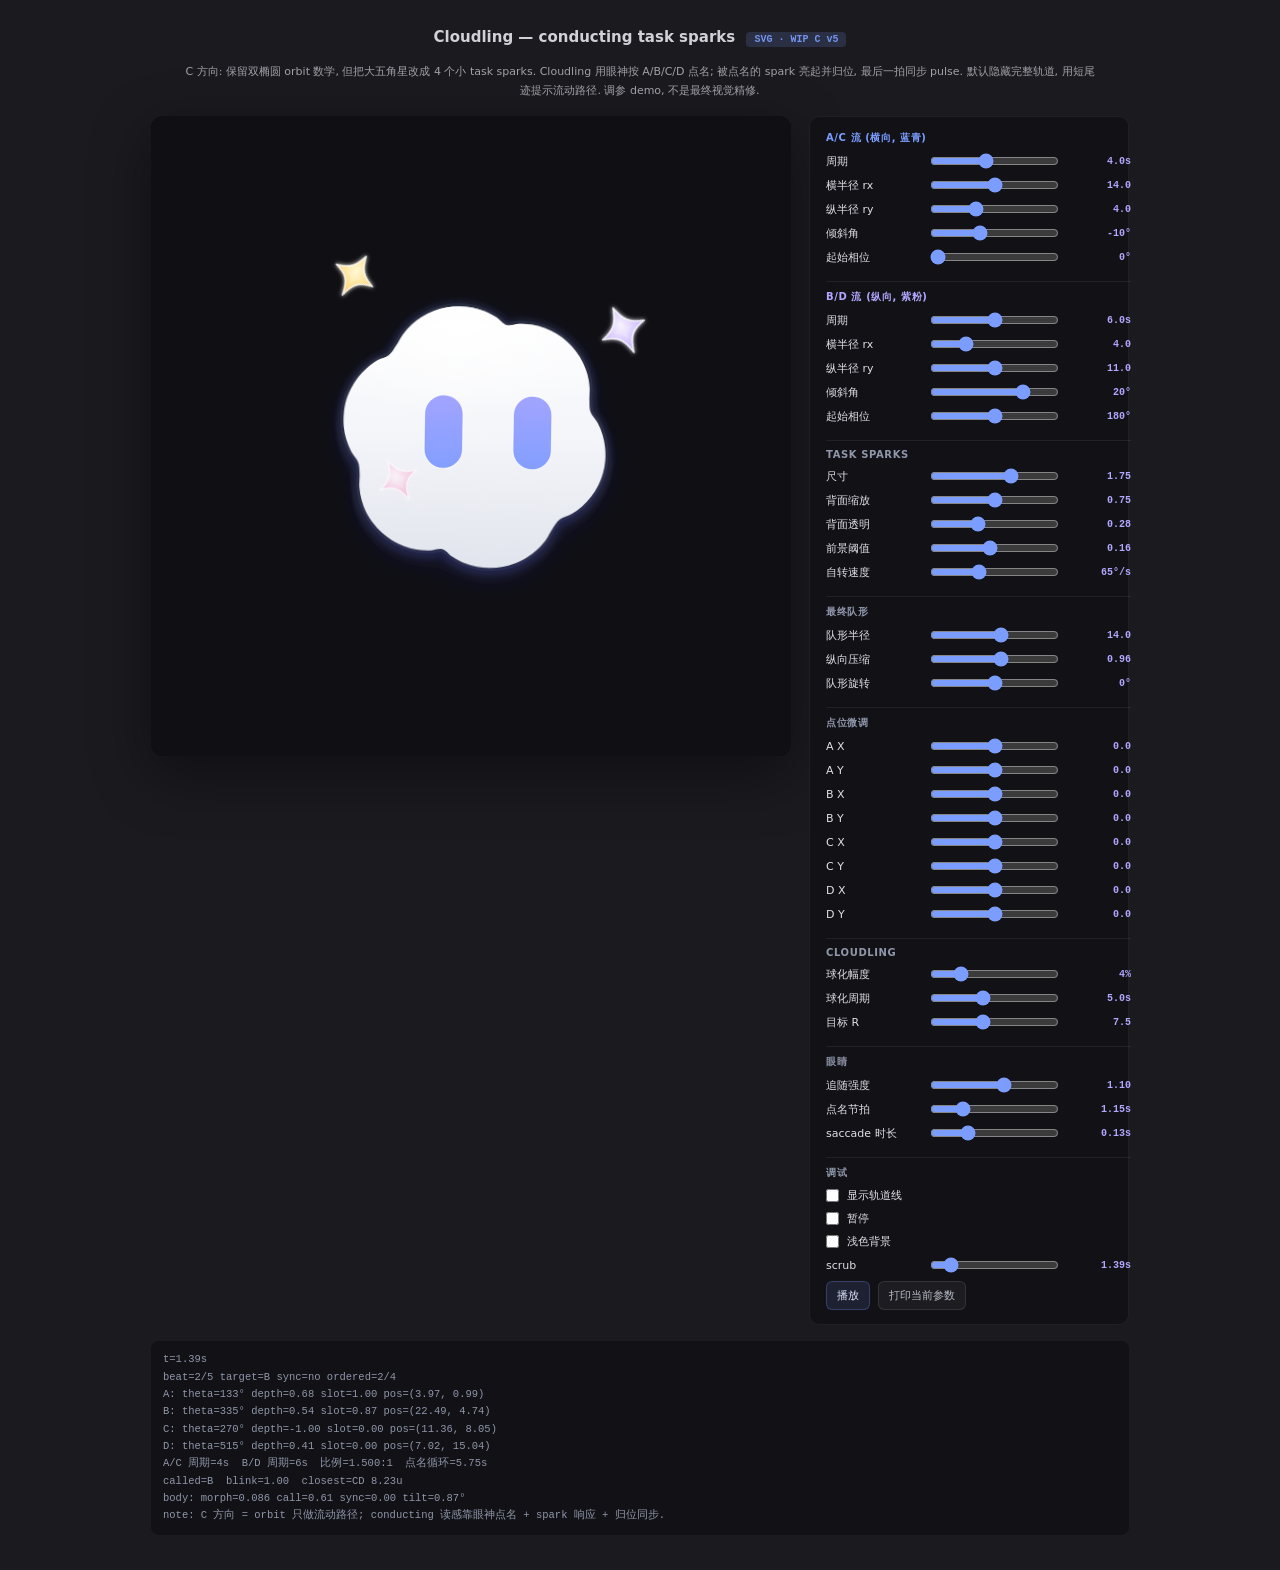
<file: app/assets/source/cloudling-codex-pet/confirmed/states/conducting-task-sparks-v5.svg.html>
<!DOCTYPE html>
<html lang="zh-CN">
<head>
<meta charset="UTF-8">
<title>Cloudling — conducting task sparks v5</title>
<style>
* { margin: 0; box-sizing: border-box; }
body {
  min-height: 100vh;
  background: #1a1a1f;
  color: #e0e0e6;
  font-family: system-ui, -apple-system, "PingFang SC", sans-serif;
  display: flex;
  flex-direction: column;
  align-items: center;
  padding: 28px 24px 36px;
  gap: 16px;
  transition: background .2s, color .2s;
}
body.light { background: #f4f4f6; color: #333; }
h1 { font-size: 15px; font-weight: 650; opacity: .92; }
.tag {
  display: inline-block;
  margin-left: 6px;
  padding: 2px 8px;
  border-radius: 4px;
  background: rgba(122, 157, 255, .18);
  color: #7A9DFF;
  font: 600 10px ui-monospace, monospace;
}
.meta { max-width: 920px; text-align: center; font-size: 11px; line-height: 1.7; opacity: .68; }
.meta b { color: #B1A7FF; }
body.light .meta b { color: #3941FF; }
.workspace { display: grid; grid-template-columns: 640px 320px; gap: 18px; align-items: start; }
.stage {
  background: #0f0f14;
  border-radius: 12px;
  box-shadow: 0 18px 60px rgba(0,0,0,.38);
  overflow: hidden;
}
body.light .stage { background: #fff; box-shadow: 0 18px 60px -20px rgba(57,65,255,.18), 0 4px 12px rgba(0,0,0,0.04); }
.stage svg { display: block; width: 640px; height: 640px; }
.params {
  background: #111116;
  border: 1px solid rgba(255,255,255,.06);
  border-radius: 10px;
  padding: 14px 16px;
  display: grid;
  gap: 8px;
  font-size: 11px;
}
body.light .params { background: #fff; border-color: rgba(0,0,0,.06); color: #666; box-shadow: 0 2px 8px rgba(0,0,0,0.04); }
.params h3 {
  margin-top: 8px;
  padding-top: 8px;
  border-top: 1px solid rgba(255,255,255,.07);
  color: #8f97aa;
  font-size: 10px;
  text-transform: uppercase;
  letter-spacing: .06em;
}
body.light .params h3 { color: #999; border-color: rgba(0,0,0,.06); }
.params h3:first-child { margin-top: 0; padding-top: 0; border-top: 0; }
.params h3.starA { color: #7A9DFF; }
.params h3.starB { color: #B1A7FF; }
.params label { display: grid; grid-template-columns: 96px 1fr 64px; gap: 8px; align-items: center; }
.params label.cb { grid-template-columns: auto 1fr; }
.params input[type="range"] { accent-color: #7A9DFF; }
.params .v { color: #B1A7FF; text-align: right; font: 650 10px ui-monospace, monospace; }
.btn-row { display: flex; gap: 8px; flex-wrap: wrap; }
button {
  border: 1px solid rgba(122,157,255,.25);
  background: rgba(122,157,255,.12);
  color: #dfe5ff;
  border-radius: 6px;
  padding: 6px 10px;
  font-size: 11px;
  cursor: pointer;
}
body.light button { background: #fff; color: #555; border-color: rgba(0,0,0,.10); }
button.secondary { border-color: rgba(255,255,255,.10); background: rgba(255,255,255,.05); color: #b8bdc8; }
body.light button.secondary { background: #fff; color: #777; }
.readout {
  grid-column: 1 / -1;
  width: min(978px, 100%);
  background: #111116;
  border-radius: 8px;
  padding: 10px 12px;
  color: #8f97aa;
  font: 10.5px/1.65 ui-monospace, monospace;
  white-space: pre-wrap;
}
body.light .readout { background: #fff; color: #666; box-shadow: 0 2px 8px rgba(0,0,0,0.04); }
#stageBg { fill: #0f0f14; }
body.light #stageBg { fill: #fff; }
@media (max-width: 1040px) {
  .workspace { grid-template-columns: 1fr; }
  .stage svg { width: min(640px, 100vw - 48px); height: auto; }
}
.edge-rim-tight { stroke-opacity: .08; }
.edge-rim-soft { stroke-opacity: .06; }
.edge-contact { stroke-opacity: .08; }
body.light .edge-rim-tight { stroke-opacity: .15; }
body.light .edge-rim-soft { stroke-opacity: .10; }
body.light .edge-contact { stroke-opacity: .18; }
body.light .cloud-drop-shadow { flood-opacity: .13; }
.orbit-track { stroke: rgba(177,167,255,.13); stroke-width: 0.13; fill: none; stroke-dasharray: 0.45 0.65; }
body.light .orbit-track { stroke: rgba(57,65,255,.22); }
.trail-spark { pointer-events: none; }
.spark-shell { stroke: rgba(255,255,255,.82); stroke-width: 0.075; stroke-linejoin: round; }
.spark-core { fill: #FFFDF0; opacity: .20; }
body.light .spark-shell { stroke: rgba(255,255,255,.82); stroke-width: 0.075; }
body.light .spark-core { opacity: .20; }
body.light #taskTrailLayer use,
body.light #taskABack,
body.light #taskBBack,
body.light #taskCBack,
body.light #taskDBack,
body.light #taskAFront,
body.light #taskBFront,
body.light #taskCFront,
body.light #taskDFront { filter: url(#task-glow); }
</style>
</head>
<body>

<h1>Cloudling — conducting task sparks <span class="tag">SVG · WIP C v5</span></h1>
<div class="meta">
  C 方向: 保留双椭圆 orbit 数学, 但把大五角星改成 4 个小 task sparks. Cloudling 用眼神按 A/B/C/D 点名; 被点名的 spark 亮起并归位, 最后一拍同步 pulse.
  默认隐藏完整轨道, 用短尾迹提示流动路径. 调参 demo, 不是最终视觉精修.
</div>

<div class="workspace">
  <div class="stage">
    <svg id="stageSvg" viewBox="-10 -10 44 44" xmlns="http://www.w3.org/2000/svg">
      <defs>
        <linearGradient id="body-grad" x1="12" y1="2" x2="12" y2="22" gradientUnits="userSpaceOnUse">
          <stop offset="0" stop-color="#ffffff"/>
          <stop offset="0.5" stop-color="#f4f5f9"/>
          <stop offset="1" stop-color="#dee2eb"/>
        </linearGradient>
        <linearGradient id="eye-grad" x1="12" y1="3" x2="12" y2="21" gradientUnits="userSpaceOnUse">
          <stop offset="0" stop-color="#B1A7FF"/>
          <stop offset="0.5" stop-color="#7A9DFF"/>
          <stop offset="1" stop-color="#3941FF"/>
        </linearGradient>
        <radialGradient id="hi-grad" cx="0.45" cy="0.25" r="0.55">
          <stop offset="0" stop-color="#ffffff" stop-opacity="0.9"/>
          <stop offset="1" stop-color="#ffffff" stop-opacity="0"/>
        </radialGradient>
        <radialGradient id="taskA-grad" cx="0.48" cy="0.38" r="0.82">
          <stop offset="0" stop-color="#FFF7D1"/>
          <stop offset="0.58" stop-color="#FFD978"/>
          <stop offset="1" stop-color="#DFA93C"/>
        </radialGradient>
        <radialGradient id="taskB-grad" cx="0.48" cy="0.38" r="0.82">
          <stop offset="0" stop-color="#F7F0FF"/>
          <stop offset="0.58" stop-color="#CDBBFF"/>
          <stop offset="1" stop-color="#8F78D7"/>
        </radialGradient>
        <radialGradient id="taskC-grad" cx="0.48" cy="0.38" r="0.82">
          <stop offset="0" stop-color="#F1FFFC"/>
          <stop offset="0.58" stop-color="#9FE5DD"/>
          <stop offset="1" stop-color="#50AFA6"/>
        </radialGradient>
        <radialGradient id="taskD-grad" cx="0.48" cy="0.38" r="0.82">
          <stop offset="0" stop-color="#FFF3FA"/>
          <stop offset="0.58" stop-color="#F7AFD4"/>
          <stop offset="1" stop-color="#CE6FA6"/>
        </radialGradient>
        <filter id="cloud-drop" x="-45%" y="-45%" width="190%" height="190%">
          <feDropShadow class="cloud-drop-shadow" dx="0" dy="0.6" stdDeviation="0.8" flood-color="#3941FF" flood-opacity="0.18"/>
        </filter>
        <filter id="edge-blur" x="-40%" y="-40%" width="180%" height="180%">
          <feGaussianBlur stdDeviation="0.16"/>
        </filter>
        <filter id="task-glow" x="-85%" y="-85%" width="270%" height="270%">
          <feGaussianBlur stdDeviation="0.16" result="b"/>
          <feMerge>
            <feMergeNode in="b"/>
            <feMergeNode in="SourceGraphic"/>
          </feMerge>
        </filter>
        <filter id="task-light-glow" x="-90%" y="-90%" width="280%" height="280%">
          <feDropShadow dx="0" dy="0.06" stdDeviation="0.18" flood-color="#4A4E76" flood-opacity="0.30"/>
          <feGaussianBlur stdDeviation="0.08" result="b"/>
          <feMerge>
            <feMergeNode in="b"/>
            <feMergeNode in="SourceGraphic"/>
          </feMerge>
        </filter>
        <clipPath id="cloud-clip">
          <path id="cloud-clip-path"/>
        </clipPath>
        <symbol id="taskA-symbol" viewBox="-1.22 -1.22 2.44 2.44">
          <path class="spark-shell" d="M 0 -1.06 C 0.15 -0.47 0.34 -0.20 0.98 -0.02 C 0.36 0.12 0.14 0.34 0 1.04 C -0.14 0.34 -0.36 0.12 -0.98 -0.02 C -0.34 -0.20 -0.15 -0.47 0 -1.06 Z"
                fill="url(#taskA-grad)" opacity="0.98"/>
          <path d="M 0 -0.48 C 0.07 -0.19 0.18 -0.08 0.42 -0.01 C 0.18 0.06 0.07 0.18 0 0.48 C -0.07 0.18 -0.18 0.06 -0.42 -0.01 C -0.18 -0.08 -0.07 -0.19 0 -0.48 Z"
                class="spark-core"/>
        </symbol>
        <symbol id="taskB-symbol" viewBox="-1.22 -1.22 2.44 2.44">
          <path class="spark-shell" d="M 0 -1.06 C 0.15 -0.47 0.34 -0.20 0.98 -0.02 C 0.36 0.12 0.14 0.34 0 1.04 C -0.14 0.34 -0.36 0.12 -0.98 -0.02 C -0.34 -0.20 -0.15 -0.47 0 -1.06 Z"
                fill="url(#taskB-grad)" opacity="0.98"/>
          <path d="M 0 -0.48 C 0.07 -0.19 0.18 -0.08 0.42 -0.01 C 0.18 0.06 0.07 0.18 0 0.48 C -0.07 0.18 -0.18 0.06 -0.42 -0.01 C -0.18 -0.08 -0.07 -0.19 0 -0.48 Z"
                class="spark-core"/>
        </symbol>
        <symbol id="taskC-symbol" viewBox="-1.22 -1.22 2.44 2.44">
          <path class="spark-shell" d="M 0 -1.06 C 0.15 -0.47 0.34 -0.20 0.98 -0.02 C 0.36 0.12 0.14 0.34 0 1.04 C -0.14 0.34 -0.36 0.12 -0.98 -0.02 C -0.34 -0.20 -0.15 -0.47 0 -1.06 Z"
                fill="url(#taskC-grad)" opacity="0.98"/>
          <path d="M 0 -0.48 C 0.07 -0.19 0.18 -0.08 0.42 -0.01 C 0.18 0.06 0.07 0.18 0 0.48 C -0.07 0.18 -0.18 0.06 -0.42 -0.01 C -0.18 -0.08 -0.07 -0.19 0 -0.48 Z"
                class="spark-core"/>
        </symbol>
        <symbol id="taskD-symbol" viewBox="-1.22 -1.22 2.44 2.44">
          <path class="spark-shell" d="M 0 -1.06 C 0.15 -0.47 0.34 -0.20 0.98 -0.02 C 0.36 0.12 0.14 0.34 0 1.04 C -0.14 0.34 -0.36 0.12 -0.98 -0.02 C -0.34 -0.20 -0.15 -0.47 0 -1.06 Z"
                fill="url(#taskD-grad)" opacity="0.98"/>
          <path d="M 0 -0.48 C 0.07 -0.19 0.18 -0.08 0.42 -0.01 C 0.18 0.06 0.07 0.18 0 0.48 C -0.07 0.18 -0.18 0.06 -0.42 -0.01 C -0.18 -0.08 -0.07 -0.19 0 -0.48 Z"
                class="spark-core"/>
        </symbol>
      </defs>

      <rect id="stageBg" x="-10" y="-10" width="44" height="44"/>

      <g id="orbitTrackLayer">
        <path id="orbitTrackA" class="orbit-track"/>
        <path id="orbitTrackB" class="orbit-track"/>
      </g>

      <g id="taskTrailLayer">
        <g id="trailA" class="trail-spark">
          <use id="trailA0" href="#taskA-symbol" filter="url(#task-glow)"/>
          <use id="trailA1" href="#taskA-symbol" filter="url(#task-glow)"/>
          <use id="trailA2" href="#taskA-symbol" filter="url(#task-glow)"/>
          <use id="trailA3" href="#taskA-symbol" filter="url(#task-glow)"/>
        </g>
        <g id="trailB" class="trail-spark">
          <use id="trailB0" href="#taskB-symbol" filter="url(#task-glow)"/>
          <use id="trailB1" href="#taskB-symbol" filter="url(#task-glow)"/>
          <use id="trailB2" href="#taskB-symbol" filter="url(#task-glow)"/>
          <use id="trailB3" href="#taskB-symbol" filter="url(#task-glow)"/>
        </g>
        <g id="trailC" class="trail-spark">
          <use id="trailC0" href="#taskC-symbol" filter="url(#task-glow)"/>
          <use id="trailC1" href="#taskC-symbol" filter="url(#task-glow)"/>
          <use id="trailC2" href="#taskC-symbol" filter="url(#task-glow)"/>
          <use id="trailC3" href="#taskC-symbol" filter="url(#task-glow)"/>
        </g>
        <g id="trailD" class="trail-spark">
          <use id="trailD0" href="#taskD-symbol" filter="url(#task-glow)"/>
          <use id="trailD1" href="#taskD-symbol" filter="url(#task-glow)"/>
          <use id="trailD2" href="#taskD-symbol" filter="url(#task-glow)"/>
          <use id="trailD3" href="#taskD-symbol" filter="url(#task-glow)"/>
        </g>
      </g>

      <use id="taskABack" href="#taskA-symbol" filter="url(#task-glow)"/>
      <use id="taskBBack" href="#taskB-symbol" filter="url(#task-glow)"/>
      <use id="taskCBack" href="#taskC-symbol" filter="url(#task-glow)"/>
      <use id="taskDBack" href="#taskD-symbol" filter="url(#task-glow)"/>

      <g id="cloudRoot">
        <g id="cloudEdge">
          <path id="edgeContact" class="edge-contact" fill="none" stroke="#7d8aa7" stroke-width="1.05" stroke-linejoin="round" transform="translate(0 0.18)" filter="url(#edge-blur)"/>
          <path id="edgeRimSoft" class="edge-rim-soft" fill="none" stroke="#7A9DFF" stroke-width="0.90" stroke-linejoin="round" filter="url(#edge-blur)"/>
          <path id="edgeRimTight" class="edge-rim-tight" fill="none" stroke="#aab3c6" stroke-width="0.42" stroke-linejoin="round"/>
        </g>
        <g id="cloudGroup" filter="url(#cloud-drop)">
          <path id="cloudPath" fill="url(#body-grad)"/>
          <rect x="1" y="2" width="22" height="11" fill="url(#hi-grad)" clip-path="url(#cloud-clip)"/>
        </g>
        <g id="eyeGroup">
          <rect id="eyeL" x="7.7" y="9.5" width="2.6" height="5" rx="1.3" ry="1.3" fill="url(#eye-grad)" stroke="#ffffff" stroke-width="0.08" stroke-opacity="0.7"/>
          <rect id="eyeR" x="13.7" y="9.5" width="2.6" height="5" rx="1.3" ry="1.3" fill="url(#eye-grad)" stroke="#ffffff" stroke-width="0.08" stroke-opacity="0.7"/>
        </g>
      </g>

      <use id="taskAFront" href="#taskA-symbol" filter="url(#task-glow)"/>
      <use id="taskBFront" href="#taskB-symbol" filter="url(#task-glow)"/>
      <use id="taskCFront" href="#taskC-symbol" filter="url(#task-glow)"/>
      <use id="taskDFront" href="#taskD-symbol" filter="url(#task-glow)"/>
    </svg>
  </div>

  <div class="params">
    <h3 class="starA">A/C 流 (横向, 蓝青)</h3>
    <label><span>周期</span><input id="durA" type="range" min="2.5" max="6" step="0.1" value="4.0"><span class="v" id="durAV">4.0s</span></label>
    <label><span>横半径 rx</span><input id="rxA" type="range" min="8" max="20" step="0.2" value="14"><span class="v" id="rxAV">14.0</span></label>
    <label><span>纵半径 ry</span><input id="ryA" type="range" min="2" max="8" step="0.1" value="4"><span class="v" id="ryAV">4.0</span></label>
    <label><span>倾斜角</span><input id="tiltA" type="range" min="-40" max="40" step="1" value="-10"><span class="v" id="tiltAV">-10°</span></label>
    <label><span>起始相位</span><input id="theta0A" type="range" min="0" max="360" step="5" value="0"><span class="v" id="theta0AV">0°</span></label>

    <h3 class="starB">B/D 流 (纵向, 紫粉)</h3>
    <label><span>周期</span><input id="durB" type="range" min="3" max="9" step="0.1" value="6.0"><span class="v" id="durBV">6.0s</span></label>
    <label><span>横半径 rx</span><input id="rxB" type="range" min="2" max="10" step="0.2" value="4"><span class="v" id="rxBV">4.0</span></label>
    <label><span>纵半径 ry</span><input id="ryB" type="range" min="6" max="16" step="0.2" value="11"><span class="v" id="ryBV">11.0</span></label>
    <label><span>倾斜角</span><input id="tiltB" type="range" min="-40" max="40" step="1" value="20"><span class="v" id="tiltBV">20°</span></label>
    <label><span>起始相位</span><input id="theta0B" type="range" min="0" max="360" step="5" value="180"><span class="v" id="theta0BV">180°</span></label>

    <h3>Task sparks</h3>
    <label><span>尺寸</span><input id="starSize" type="range" min="0.55" max="2.4" step="0.05" value="1.75"><span class="v" id="starSizeV">1.75</span></label>
    <label><span>背面缩放</span><input id="backScale" type="range" min="0.55" max="0.95" step="0.02" value="0.74"><span class="v" id="backScaleV">0.74</span></label>
    <label><span>背面透明</span><input id="backOpacity" type="range" min="0.08" max="0.65" step="0.02" value="0.28"><span class="v" id="backOpacityV">0.28</span></label>
    <label><span>前景阈值</span><input id="depthSnap" type="range" min="0.04" max="0.30" step="0.01" value="0.16"><span class="v" id="depthSnapV">0.16</span></label>
    <label><span>自转速度</span><input id="starSpin" type="range" min="0" max="180" step="5" value="65"><span class="v" id="starSpinV">65°/s</span></label>

    <h3>最终队形</h3>
    <label><span>队形半径</span><input id="slotRadius" type="range" min="9" max="18" step="0.1" value="14.0"><span class="v" id="slotRadiusV">14.0</span></label>
    <label><span>纵向压缩</span><input id="slotSquash" type="range" min="0.60" max="1.25" step="0.02" value="0.96"><span class="v" id="slotSquashV">0.96</span></label>
    <label><span>队形旋转</span><input id="slotRot" type="range" min="-45" max="45" step="1" value="0"><span class="v" id="slotRotV">0°</span></label>

    <h3>点位微调</h3>
    <label><span>A X</span><input id="slotAX" type="range" min="-4" max="4" step="0.1" value="0"><span class="v" id="slotAXV">0.0</span></label>
    <label><span>A Y</span><input id="slotAY" type="range" min="-4" max="4" step="0.1" value="0"><span class="v" id="slotAYV">0.0</span></label>
    <label><span>B X</span><input id="slotBX" type="range" min="-4" max="4" step="0.1" value="0"><span class="v" id="slotBXV">0.0</span></label>
    <label><span>B Y</span><input id="slotBY" type="range" min="-4" max="4" step="0.1" value="0"><span class="v" id="slotBYV">0.0</span></label>
    <label><span>C X</span><input id="slotCX" type="range" min="-4" max="4" step="0.1" value="0"><span class="v" id="slotCXV">0.0</span></label>
    <label><span>C Y</span><input id="slotCY" type="range" min="-4" max="4" step="0.1" value="0"><span class="v" id="slotCYV">0.0</span></label>
    <label><span>D X</span><input id="slotDX" type="range" min="-4" max="4" step="0.1" value="0"><span class="v" id="slotDXV">0.0</span></label>
    <label><span>D Y</span><input id="slotDY" type="range" min="-4" max="4" step="0.1" value="0"><span class="v" id="slotDYV">0.0</span></label>

    <h3>Cloudling</h3>
    <label><span>球化幅度</span><input id="morphAmt" type="range" min="0" max="0.20" step="0.005" value="0.04"><span class="v" id="morphAmtV">4%</span></label>
    <label><span>球化周期</span><input id="morphPeriod" type="range" min="3" max="8" step="0.5" value="5"><span class="v" id="morphPeriodV">5.0s</span></label>
    <label><span>目标 R</span><input id="cloudR" type="range" min="6.5" max="9" step="0.1" value="7.5"><span class="v" id="cloudRV">7.5</span></label>

    <h3>眼睛</h3>
    <label><span>追随强度</span><input id="eyeShift" type="range" min="0.4" max="1.6" step="0.05" value="1.10"><span class="v" id="eyeShiftV">1.10</span></label>
    <label><span>点名节拍</span><input id="eyeSwitchT" type="range" min="0.8" max="2.4" step="0.05" value="1.15"><span class="v" id="eyeSwitchTV">1.15s</span></label>
    <label><span>saccade 时长</span><input id="saccade" type="range" min="0.05" max="0.35" step="0.01" value="0.13"><span class="v" id="saccadeV">0.13s</span></label>

    <h3>调试</h3>
    <label class="cb"><input id="showTracks" type="checkbox"><span>显示轨道线</span></label>
    <label class="cb"><input id="pause" type="checkbox"><span>暂停</span></label>
    <label class="cb"><input id="bg" type="checkbox"><span>浅色背景</span></label>
    <label><span>scrub</span><input id="scrub" type="range" min="0" max="12" step="0.05" value="0"><span class="v" id="scrubV">0.00s</span></label>
    <div class="btn-row">
      <button id="play">播放</button>
      <button id="snap" class="secondary">打印当前参数</button>
    </div>
  </div>
</div>

<div class="readout" id="readout"></div>

<script>
const CLOUD_D = "M9.064 3.344a4.578 4.578 0 012.285-.312c1 .115 1.891.54 2.673 1.275.01.01.024.017.037.021a.09.09 0 00.043 0 4.55 4.55 0 013.046.275l.047.022.116.057a4.581 4.581 0 012.188 2.399c.209.51.313 1.041.315 1.595a4.24 4.24 0 01-.134 1.223.123.123 0 00.03.115c.594.607.988 1.33 1.183 2.17.289 1.425-.007 2.71-.887 3.854l-.136.166a4.548 4.548 0 01-2.201 1.388.123.123 0 00-.081.076c-.191.551-.383 1.023-.74 1.494-.9 1.187-2.222 1.846-3.711 1.838-1.187-.006-2.239-.44-3.157-1.302a.107.107 0 00-.105-.024c-.388.125-.78.143-1.204.138a4.441 4.441 0 01-1.945-.466 4.544 4.544 0 01-1.61-1.335c-.152-.202-.303-.392-.414-.617a5.81 5.81 0 01-.37-.961 4.582 4.582 0 01-.014-2.298.124.124 0 00.006-.056.085.085 0 00-.027-.048 4.467 4.467 0 01-1.034-1.651 3.896 3.896 0 01-.251-1.192 5.189 5.189 0 01.141-1.6c.337-1.112.982-1.985 1.933-2.618.212-.141.413-.251.601-.33.215-.089.43-.164.646-.227a.098.098 0 00.065-.066 4.51 4.51 0 01.829-1.615 4.535 4.535 0 011.837-1.388z";

const CENTER = { x: 12, y: 12 };

const els = {
  cloudRoot: document.getElementById('cloudRoot'),
  cloudPath: document.getElementById('cloudPath'),
  cloudClipPath: document.getElementById('cloud-clip-path'),
  edgeContact: document.getElementById('edgeContact'),
  edgeRimSoft: document.getElementById('edgeRimSoft'),
  edgeRimTight: document.getElementById('edgeRimTight'),
  eyeGroup: document.getElementById('eyeGroup'),
  eyeL: document.getElementById('eyeL'),
  eyeR: document.getElementById('eyeR'),
  eyeGrad: document.getElementById('eye-grad'),
  taskAFront: document.getElementById('taskAFront'),
  taskABack: document.getElementById('taskABack'),
  taskBFront: document.getElementById('taskBFront'),
  taskBBack: document.getElementById('taskBBack'),
  taskCFront: document.getElementById('taskCFront'),
  taskCBack: document.getElementById('taskCBack'),
  taskDFront: document.getElementById('taskDFront'),
  taskDBack: document.getElementById('taskDBack'),
  trailA: document.getElementById('trailA'),
  trailA0: document.getElementById('trailA0'),
  trailA1: document.getElementById('trailA1'),
  trailA2: document.getElementById('trailA2'),
  trailA3: document.getElementById('trailA3'),
  trailB: document.getElementById('trailB'),
  trailB0: document.getElementById('trailB0'),
  trailB1: document.getElementById('trailB1'),
  trailB2: document.getElementById('trailB2'),
  trailB3: document.getElementById('trailB3'),
  trailC: document.getElementById('trailC'),
  trailC0: document.getElementById('trailC0'),
  trailC1: document.getElementById('trailC1'),
  trailC2: document.getElementById('trailC2'),
  trailC3: document.getElementById('trailC3'),
  trailD: document.getElementById('trailD'),
  trailD0: document.getElementById('trailD0'),
  trailD1: document.getElementById('trailD1'),
  trailD2: document.getElementById('trailD2'),
  trailD3: document.getElementById('trailD3'),
  orbitTrackA: document.getElementById('orbitTrackA'),
  orbitTrackB: document.getElementById('orbitTrackB'),
  orbitTrackLayer: document.getElementById('orbitTrackLayer'),
  readout: document.getElementById('readout'),
  scrub: document.getElementById('scrub'),
  scrubV: document.getElementById('scrubV')
};

const P = {
  durA: 4.0, rxA: 14, ryA: 4, tiltA: -10, theta0A: 0,
  durB: 6.0, rxB: 4, ryB: 11, tiltB: 20, theta0B: 180,
  starSize: 1.75,
  backScale: 0.74,
  backOpacity: 0.28,
  depthSnap: 0.16,
  starSpin: 65,
  slotRadius: 14.0,
  slotSquash: 0.96,
  slotRot: 0,
  slotAX: 0, slotAY: 0,
  slotBX: 0, slotBY: 0,
  slotCX: 0, slotCY: 0,
  slotDX: 0, slotDY: 0,
  bodyBreath: 0.022,
  bodyFloat: 0.16,
  bodyLean: 0.48,
  bodyTilt: 1.15,
  callMorph: 0.075,
  syncMorph: 0.16,
  morphAmt: 0.04,
  morphPeriod: 5.0,
  cloudR: 7.5,
  eyeShift: 1.10,
  eyeSwitchT: 1.15,
  saccade: 0.13,
  eyeFlowPeriod: 5.5,
  eyeFlowAmp: 4,
  blinkInterval: 6.0,
  blinkDur: 0.16,
  showTracks: false,
  pause: false
};

const lerp = (a, b, t) => a + (b - a) * t;
const clamp = (v, a, b) => Math.max(a, Math.min(b, v));
const smoothstep = t => t * t * (3 - 2 * t);

const EYE_BASE = {
  l: { y: 9.5, h: 5, rx: 1.3 },
  r: { y: 9.5, h: 5, rx: 1.3 }
};

const TASK_ORDER = ['A', 'B', 'C', 'D'];
const TASKS = [
  { key: 'A', orbit: 'A', phase: 8, slotAngle: 235, spin: 0.35, front: els.taskAFront, back: els.taskABack, trail: [els.trailA0, els.trailA1, els.trailA2, els.trailA3] },
  { key: 'B', orbit: 'B', phase: 72, slotAngle: 324, spin: -0.28, front: els.taskBFront, back: els.taskBBack, trail: [els.trailB0, els.trailB1, els.trailB2, els.trailB3] },
  { key: 'C', orbit: 'A', phase: 145, slotAngle: 53, spin: 0.30, front: els.taskCFront, back: els.taskCBack, trail: [els.trailC0, els.trailC1, els.trailC2, els.trailC3] },
  { key: 'D', orbit: 'B', phase: 252, slotAngle: 142, spin: -0.32, front: els.taskDFront, back: els.taskDBack, trail: [els.trailD0, els.trailD1, els.trailD2, els.trailD3] }
];

function samplePath(d, N) {
  const path = document.createElementNS('http://www.w3.org/2000/svg', 'path');
  path.setAttribute('d', d);
  const pts = [];
  const len = path.getTotalLength();
  for (let i = 0; i < N; i++) {
    const p = path.getPointAtLength(i / N * len);
    pts.push({ x: p.x, y: p.y });
  }
  return pts;
}

const basePoints = samplePath(CLOUD_D, 64);

function morphPoints(pts, R, t) {
  return pts.map(p => {
    const dx = p.x - CENTER.x;
    const dy = p.y - CENTER.y;
    const a = Math.atan2(dy, dx);
    return {
      x: lerp(p.x, CENTER.x + R * Math.cos(a), t),
      y: lerp(p.y, CENTER.y + R * Math.sin(a), t)
    };
  });
}

function pointsToSmoothPath(pts) {
  const n = pts.length;
  let d = `M ${pts[0].x.toFixed(3)} ${pts[0].y.toFixed(3)}`;
  for (let i = 0; i < n; i++) {
    const p0 = pts[(i - 1 + n) % n];
    const p1 = pts[i];
    const p2 = pts[(i + 1) % n];
    const p3 = pts[(i + 2) % n];
    const c1x = p1.x + (p2.x - p0.x) / 6;
    const c1y = p1.y + (p2.y - p0.y) / 6;
    const c2x = p2.x - (p3.x - p1.x) / 6;
    const c2y = p2.y - (p3.y - p1.y) / 6;
    d += ` C ${c1x.toFixed(3)} ${c1y.toFixed(3)} ${c2x.toFixed(3)} ${c2y.toFixed(3)} ${p2.x.toFixed(3)} ${p2.y.toFixed(3)}`;
  }
  return d + ' Z';
}

function orbitPoint(thetaDeg, rx, ry, tiltDeg) {
  const t = thetaDeg * Math.PI / 180;
  const r = tiltDeg * Math.PI / 180;
  const ct = Math.cos(t), st = Math.sin(t);
  const cr = Math.cos(r), sr = Math.sin(r);
  return {
    x: CENTER.x + rx * ct * cr - ry * st * sr,
    y: CENTER.y + rx * ct * sr + ry * st * cr
  };
}

function orbitTrackD(rx, ry, tiltDeg, samples) {
  let d = '';
  for (let i = 0; i <= samples; i++) {
    const theta = i / samples * 360;
    const p = orbitPoint(theta, rx, ry, tiltDeg);
    d += i === 0 ? `M ${p.x.toFixed(3)} ${p.y.toFixed(3)}` : ` L ${p.x.toFixed(3)} ${p.y.toFixed(3)}`;
  }
  return d + ' Z';
}

function getBeat(now) {
  const beatT = Math.max(P.eyeSwitchT, 0.1);
  const cycleT = beatT * 5;
  const cyclePos = (now % cycleT) / beatT;
  const beatIndex = Math.floor(cyclePos);
  const beatPhase = cyclePos - beatIndex;
  return {
    beatT,
    cyclePos,
    beatIndex,
    beatPhase,
    target: beatIndex < TASK_ORDER.length ? TASK_ORDER[beatIndex] : 'SYNC',
    sync: beatIndex >= TASK_ORDER.length
  };
}

function getOrbitParams(task) {
  return task.orbit === 'A'
    ? { dur: P.durA, theta0: P.theta0A, rx: P.rxA, ry: P.ryA, tilt: P.tiltA }
    : { dur: P.durB, theta0: P.theta0B, rx: P.rxB, ry: P.ryB, tilt: P.tiltB };
}

function getTaskSlot(task) {
  const a = (task.slotAngle + P.slotRot) * Math.PI / 180;
  return {
    x: CENTER.x + Math.cos(a) * P.slotRadius + P[`slot${task.key}X`],
    y: CENTER.y + Math.sin(a) * P.slotRadius * P.slotSquash + P[`slot${task.key}Y`]
  };
}

function slotMixForTask(task, beat) {
  const idx = TASK_ORDER.indexOf(task.key);
  const callLocal = beat.cyclePos - idx;
  if (callLocal < 0 || callLocal > 4.88) return 0;
  const arrive = smoothstep(clamp((callLocal - 0.04) / 0.22, 0, 1));
  const release = beat.cyclePos > 4.55 ? 1 - smoothstep(clamp((beat.cyclePos - 4.55) / 0.33, 0, 1)) : 1;
  return arrive * release;
}

function getTaskState(now, task, beat) {
  const p = getOrbitParams(task);
  const progress = (now / p.dur) % 1;
  const theta = p.theta0 + task.phase + progress * 360;
  const depth0 = Math.sin(theta * Math.PI / 180);
  const orbitPos = orbitPoint(theta, p.rx, p.ry, p.tilt);
  const slot = getTaskSlot(task);
  const slotMix = slotMixForTask(task, beat);
  const pos = {
    x: lerp(orbitPos.x, slot.x, slotMix),
    y: lerp(orbitPos.y, slot.y, slotMix)
  };
  const called = beat.target === task.key;
  const callPulse = called ? Math.sin(Math.PI * clamp(beat.beatPhase, 0, 1)) : 0;
  const syncPulse = beat.sync ? Math.sin(Math.PI * clamp(beat.beatPhase, 0, 1)) : 0;
  const frontLift = Math.max(slotMix, callPulse, syncPulse * 0.48);
  const depth = lerp(depth0, 0.68, frontLift);
  const scaleBoost = 1 + callPulse * 0.14 + syncPulse * 0.10 + slotMix * 0.04;
  const glowBoost = callPulse * 0.24 + syncPulse * 0.20 + slotMix * 0.10;
  return { ...task, p: pos, orbitPos, slot, depth, theta, progress, slotMix, called, callPulse, syncPulse, scaleBoost, glowBoost };
}

function setTaskLayer(state, baseSize, spinDeg) {
  const snap = P.depthSnap;
  const depthFrontOp = smoothstep(clamp((state.depth - snap) / (0.58 - snap), 0, 1));
  const frontOp = Math.max(depthFrontOp, state.callPulse * 0.72, state.syncPulse * 0.58);
  const baseBack = state.depth < snap ? P.backOpacity : P.backOpacity * (1 - frontOp);
  const frontBoost = 1 + state.glowBoost;
  const backBoost = 1 + state.glowBoost * 0.45;
  const sizeFront = baseSize * state.scaleBoost;
  const sizeBack = baseSize * P.backScale * (0.96 + state.scaleBoost * 0.04);
  const setUse = (el, sz, op) => {
    el.setAttribute('x', (-sz).toFixed(3));
    el.setAttribute('y', (-sz).toFixed(3));
    el.setAttribute('width', (2 * sz).toFixed(3));
    el.setAttribute('height', (2 * sz).toFixed(3));
    el.setAttribute('transform', `translate(${state.p.x.toFixed(3)} ${state.p.y.toFixed(3)}) rotate(${spinDeg.toFixed(2)})`);
    el.setAttribute('opacity', op.toFixed(3));
  };
  setUse(state.front, sizeFront, clamp(frontOp * frontBoost, 0, 1));
  setUse(state.back, sizeBack, clamp(baseBack * backBoost, 0, 0.8));
}

function taskTrailPoint(state, index) {
  const p = getOrbitParams(state);
  return orbitPoint(state.theta - 8 - index * 6.5, p.rx, p.ry, p.tilt);
}

function setTaskTrail(state) {
  const depthPresence = 0.52 + Math.max(state.depth, 0) * 0.35;
  const baseOp = (1 - state.slotMix) * depthPresence;
  const trailOps = [0.17, 0.09, 0.05, 0.025];
  const trailSizes = [0.28, 0.20, 0.14, 0.09];
  state.trail.forEach((el, i) => {
    const pos = taskTrailPoint(state, i);
    const sz = P.starSize * trailSizes[i];
    el.setAttribute('x', (-sz).toFixed(3));
    el.setAttribute('y', (-sz).toFixed(3));
    el.setAttribute('width', (2 * sz).toFixed(3));
    el.setAttribute('height', (2 * sz).toFixed(3));
    el.setAttribute('transform', `translate(${pos.x.toFixed(3)} ${pos.y.toFixed(3)}) rotate(${(state.theta * 0.28 + i * 17).toFixed(2)})`);
    el.setAttribute('opacity', clamp(baseOp * trailOps[i], 0, 0.3).toFixed(3));
  });
}

let nextBlinkT = 2.4;
let blinkActive = false;
let blinkStartT = 0;
function getBlinkScale(t) {
  if (blinkActive && t < blinkStartT) {
    blinkActive = false;
    nextBlinkT = t + 2.4;
    return 1;
  }
  if (!blinkActive && t > nextBlinkT) {
    blinkActive = true;
    blinkStartT = t;
  }
  if (blinkActive) {
    const dt = t - blinkStartT;
    const half = P.blinkDur / 2;
    if (dt < half) return 1 - 0.94 * (dt / half);
    if (dt < P.blinkDur) return 0.06 + 0.94 * ((dt - half) / half);
    blinkActive = false;
    nextBlinkT = t + P.blinkInterval * (0.82 + Math.random() * 0.36);
  }
  return 1;
}

function applyBlink(rect, base, scale) {
  const h = Math.max(base.h * scale, 0.15);
  const y = base.y + (base.h - h) / 2;
  const rx = Math.min(base.rx, h / 2);
  rect.setAttribute('height', h.toFixed(3));
  rect.setAttribute('y', y.toFixed(3));
  rect.setAttribute('rx', rx.toFixed(3));
  rect.setAttribute('ry', rx.toFixed(3));
}

function getTargetPoint(key, states) {
  if (key === 'SYNC') return { x: CENTER.x, y: CENTER.y - 2.2 };
  return states.find(s => s.key === key)?.p || CENTER;
}

function getEyeTarget(beat, states) {
  const target = beat.target;
  const prevKey = beat.beatIndex === 0 ? 'SYNC' : TASK_ORDER[beat.beatIndex - 1];
  const oldPos = getTargetPoint(prevKey, states);
  const newPos = getTargetPoint(target, states);
  const blendT = clamp((beat.beatPhase * beat.beatT) / P.saccade, 0, 1);
  const eased = smoothstep(blendT);
  return {
    x: lerp(oldPos.x, newPos.x, eased),
    y: lerp(oldPos.y, newPos.y, eased),
    target,
    saccading: blendT < 1
  };
}

function getBodyResponse(now, beat, states) {
  const called = states.find(s => s.key === beat.target);
  const syncPulse = beat.sync ? Math.sin(Math.PI * clamp(beat.beatPhase, 0, 1)) : 0;
  const callPulse = called ? called.callPulse : 0;
  const focus = called ? called.p : { x: CENTER.x, y: CENTER.y - 2.4 };
  const dx = focus.x - CENTER.x;
  const dy = focus.y - CENTER.y;
  const len = Math.max(Math.hypot(dx, dy), 0.001);
  const nx = dx / len;
  const ny = dy / len;
  const breath = Math.sin(2 * Math.PI * now / 3.8);
  const softFloat = Math.sin(2 * Math.PI * now / 4.6 - 0.4);
  const idleTilt = Math.sin(2 * Math.PI * now / 5.2 + 0.7) * 0.42;
  const lean = callPulse * P.bodyLean;
  const tx = nx * lean;
  const ty = ny * lean * 0.48 + softFloat * P.bodyFloat;
  const rot = idleTilt + nx * callPulse * P.bodyTilt + syncPulse * 0.35 * Math.sin(2 * Math.PI * now / 0.9);
  const sx = 1 + breath * P.bodyBreath * 0.62 + callPulse * 0.012 + syncPulse * 0.026;
  const sy = 1 + breath * P.bodyBreath - callPulse * 0.006 + syncPulse * 0.020;
  const morphAdd = callPulse * P.callMorph + syncPulse * P.syncMorph;
  return { tx, ty, rot, sx, sy, callPulse, syncPulse, morphAdd };
}

function setCloudRootTransform(body) {
  els.cloudRoot.setAttribute(
    'transform',
    `translate(${(CENTER.x + body.tx).toFixed(3)} ${(CENTER.y + body.ty).toFixed(3)}) rotate(${body.rot.toFixed(3)}) scale(${body.sx.toFixed(4)} ${body.sy.toFixed(4)}) translate(${-CENTER.x} ${-CENTER.y})`
  );
}

function renderAt(now) {
  const beat = getBeat(now);
  const taskStates = TASKS.map(task => getTaskState(now, task, beat));
  const body = getBodyResponse(now, beat, taskStates);
  setCloudRootTransform(body);

  const morphPhase = (now / P.morphPeriod) * 2 * Math.PI;
  const morph = clamp(((Math.sin(morphPhase) * 0.5 + 0.5) * P.morphAmt) + body.morphAdd, 0, 0.32);
  const cloudD = pointsToSmoothPath(morphPoints(basePoints, P.cloudR, morph));
  els.cloudPath.setAttribute('d', cloudD);
  els.cloudClipPath.setAttribute('d', cloudD);
  els.edgeContact.setAttribute('d', cloudD);
  els.edgeRimSoft.setAttribute('d', cloudD);
  els.edgeRimTight.setAttribute('d', cloudD);

  els.orbitTrackA.setAttribute('d', orbitTrackD(P.rxA, P.ryA, P.tiltA, 96));
  els.orbitTrackB.setAttribute('d', orbitTrackD(P.rxB, P.ryB, P.tiltB, 96));
  els.orbitTrackLayer.setAttribute('opacity', P.showTracks ? 1 : 0);

  const spin = (now * P.starSpin) % 360;
  taskStates.forEach(state => {
    setTaskTrail(state);
    setTaskLayer(state, P.starSize, spin * state.spin);
  });

  const target = getEyeTarget(beat, taskStates);
  const lookDx = target.x - CENTER.x;
  const lookDy = target.y - CENTER.y;
  const lookLen = Math.max(Math.hypot(lookDx, lookDy), 0.001);
  const eyeX = lookDx / lookLen * P.eyeShift;
  const eyeY = lookDy / lookLen * P.eyeShift * 0.55;
  els.eyeGroup.setAttribute('transform', `translate(${eyeX.toFixed(3)} ${eyeY.toFixed(3)})`);

  const blinkScale = getBlinkScale(now);
  applyBlink(els.eyeL, EYE_BASE.l, blinkScale);
  applyBlink(els.eyeR, EYE_BASE.r, blinkScale);
  const flowOffset = Math.sin(2 * Math.PI * now / P.eyeFlowPeriod) * P.eyeFlowAmp;
  els.eyeGrad.setAttribute('y1', (3 + flowOffset).toFixed(2));
  els.eyeGrad.setAttribute('y2', (21 + flowOffset).toFixed(2));

  const calledState = taskStates.find(s => s.key === target.target);
  const orderedCount = taskStates.filter(s => s.slotMix > 0.82).length;
  const closestPair = taskStates.reduce((best, a, i) => {
    for (let j = i + 1; j < taskStates.length; j++) {
      const b = taskStates[j];
      const dist = Math.hypot(a.p.x - b.p.x, a.p.y - b.p.y);
      if (dist < best.dist) best = { dist, pair: `${a.key}${b.key}` };
    }
    return best;
  }, { dist: Infinity, pair: '--' });

  els.scrub.value = Math.min(now % 12, 12).toFixed(2);
  els.scrubV.textContent = `${(now % 12).toFixed(2)}s`;

  els.readout.textContent =
`t=${now.toFixed(2)}s
beat=${beat.beatIndex + 1}/5 target=${target.target}${target.saccading ? ' (saccading)' : ''} sync=${beat.sync ? 'yes' : 'no'} ordered=${orderedCount}/4
${taskStates.map(s => `${s.key}: theta=${s.theta.toFixed(0)}° depth=${s.depth.toFixed(2)} slot=${s.slotMix.toFixed(2)} pos=(${s.p.x.toFixed(2)}, ${s.p.y.toFixed(2)})`).join('\n')}
A/C 周期=${P.durA}s  B/D 周期=${P.durB}s  比例=${(P.durB/P.durA).toFixed(3)}:1  点名循环=${(P.eyeSwitchT*5).toFixed(2)}s
called=${calledState ? calledState.key : 'all'}  blink=${blinkScale.toFixed(2)}  closest=${closestPair.pair} ${closestPair.dist.toFixed(2)}u
body: morph=${morph.toFixed(3)} call=${body.callPulse.toFixed(2)} sync=${body.syncPulse.toFixed(2)} tilt=${body.rot.toFixed(2)}°
note: C 方向 = orbit 只做流动路径; conducting 读感靠眼神点名 + spark 响应 + 归位同步.`;
}

function gcd(a, b) { return b ? gcd(b, a % b) : a; }

let startTime = performance.now();
let scrubTime = 0;

function loop(nowMs) {
  let now;
  if (P.pause) {
    now = scrubTime;
  } else {
    now = (nowMs - startTime) / 1000;
    scrubTime = now;
  }
  renderAt(now);
  requestAnimationFrame(loop);
}

function bindRange(id, key, fmt) {
  const el = document.getElementById(id);
  const out = document.getElementById(id + 'V');
  const update = () => {
    P[key] = parseFloat(el.value);
    out.textContent = fmt(P[key]);
  };
  el.addEventListener('input', update);
  update();
}

bindRange('durA', 'durA', v => `${v.toFixed(1)}s`);
bindRange('rxA', 'rxA', v => v.toFixed(1));
bindRange('ryA', 'ryA', v => v.toFixed(1));
bindRange('tiltA', 'tiltA', v => `${v.toFixed(0)}°`);
bindRange('theta0A', 'theta0A', v => `${v.toFixed(0)}°`);
bindRange('durB', 'durB', v => `${v.toFixed(1)}s`);
bindRange('rxB', 'rxB', v => v.toFixed(1));
bindRange('ryB', 'ryB', v => v.toFixed(1));
bindRange('tiltB', 'tiltB', v => `${v.toFixed(0)}°`);
bindRange('theta0B', 'theta0B', v => `${v.toFixed(0)}°`);
bindRange('starSize', 'starSize', v => v.toFixed(2));
bindRange('backScale', 'backScale', v => v.toFixed(2));
bindRange('backOpacity', 'backOpacity', v => v.toFixed(2));
bindRange('depthSnap', 'depthSnap', v => v.toFixed(2));
bindRange('starSpin', 'starSpin', v => `${v.toFixed(0)}°/s`);
bindRange('slotRadius', 'slotRadius', v => v.toFixed(1));
bindRange('slotSquash', 'slotSquash', v => v.toFixed(2));
bindRange('slotRot', 'slotRot', v => `${v.toFixed(0)}°`);
bindRange('slotAX', 'slotAX', v => v.toFixed(1));
bindRange('slotAY', 'slotAY', v => v.toFixed(1));
bindRange('slotBX', 'slotBX', v => v.toFixed(1));
bindRange('slotBY', 'slotBY', v => v.toFixed(1));
bindRange('slotCX', 'slotCX', v => v.toFixed(1));
bindRange('slotCY', 'slotCY', v => v.toFixed(1));
bindRange('slotDX', 'slotDX', v => v.toFixed(1));
bindRange('slotDY', 'slotDY', v => v.toFixed(1));
bindRange('morphAmt', 'morphAmt', v => `${Math.round(v*100)}%`);
bindRange('morphPeriod', 'morphPeriod', v => `${v.toFixed(1)}s`);
bindRange('cloudR', 'cloudR', v => v.toFixed(1));
bindRange('eyeShift', 'eyeShift', v => v.toFixed(2));
bindRange('eyeSwitchT', 'eyeSwitchT', v => `${v.toFixed(2)}s`);
bindRange('saccade', 'saccade', v => `${v.toFixed(2)}s`);

document.getElementById('showTracks').addEventListener('change', e => {
  P.showTracks = e.target.checked;
});
document.getElementById('pause').addEventListener('change', e => {
  P.pause = e.target.checked;
  if (!P.pause) startTime = performance.now() - scrubTime * 1000;
});
document.getElementById('bg').addEventListener('change', e => {
  document.body.classList.toggle('light', e.target.checked);
});
els.scrub.addEventListener('input', e => {
  P.pause = true;
  document.getElementById('pause').checked = true;
  scrubTime = parseFloat(e.target.value);
});
document.getElementById('play').addEventListener('click', () => {
  P.pause = false;
  document.getElementById('pause').checked = false;
  startTime = performance.now() - scrubTime * 1000;
});
document.getElementById('snap').addEventListener('click', () => {
  console.log(JSON.stringify(P, null, 2));
});

requestAnimationFrame(loop);
</script>
</body>
</html>
</file>
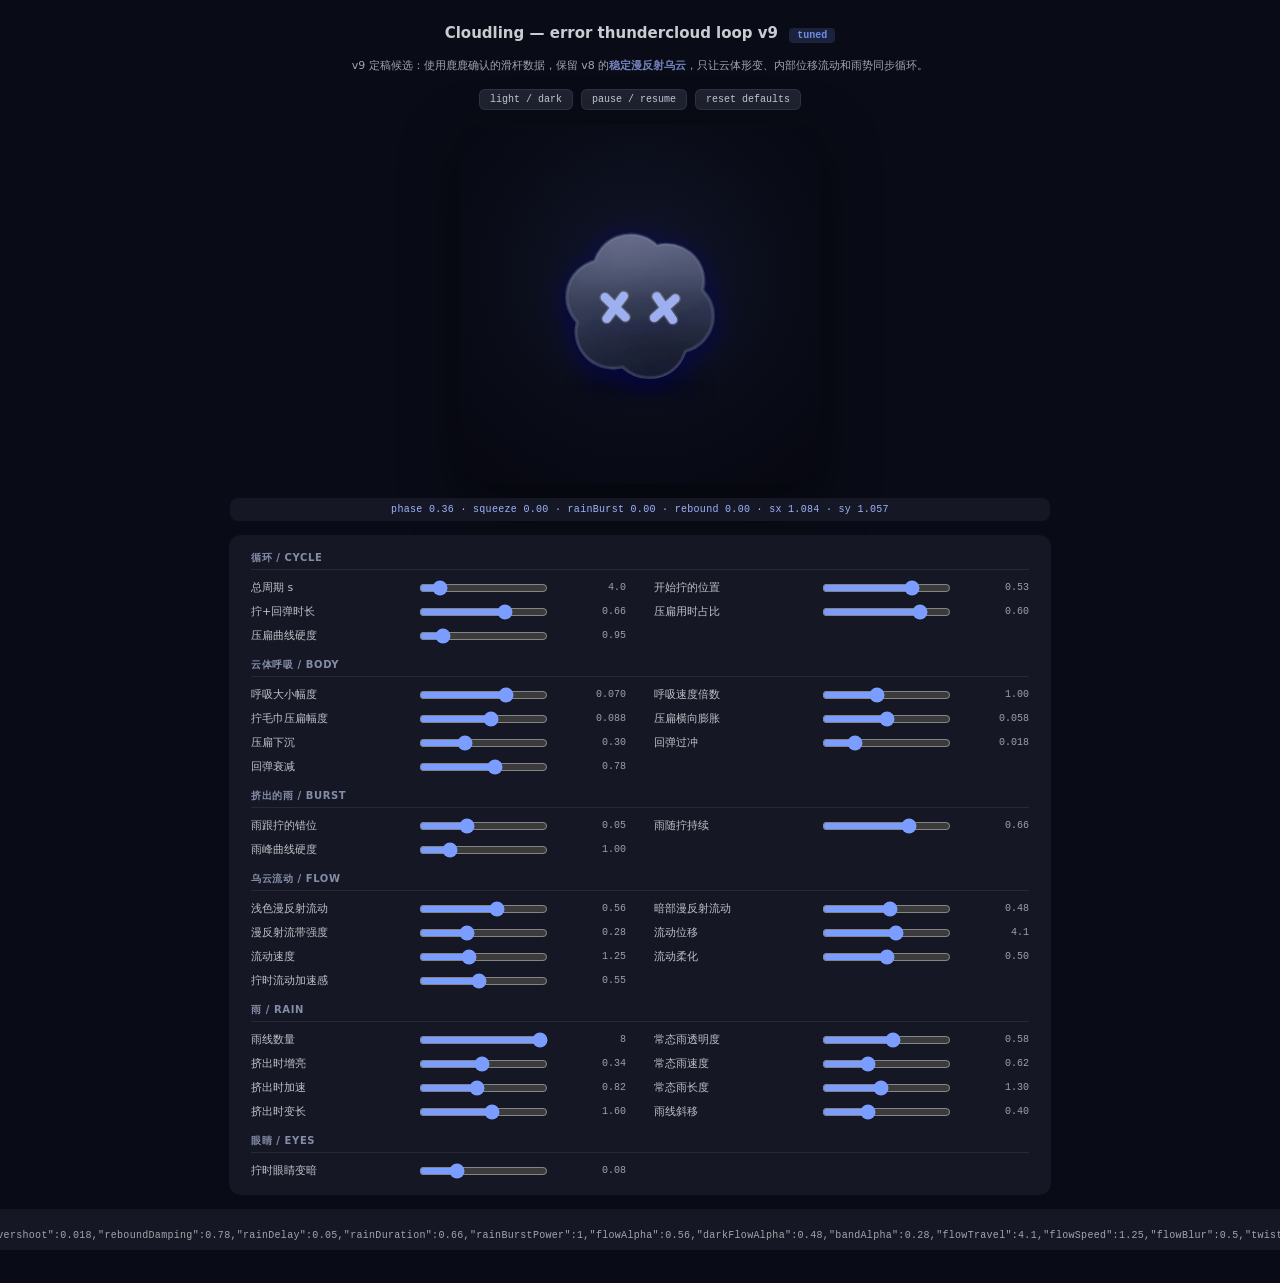
<file: app/assets/source/cloudling-codex-pet/confirmed/states/error-thundercloud-loop-v9-tuned.svg.html>
<!DOCTYPE html>
<html lang="zh-CN">
<head>
<meta charset="UTF-8">
<title>Cloudling — error thundercloud loop v9 tuned</title>
<style>
* { margin: 0; box-sizing: border-box; }
body {
  background: #090b16;
  min-height: 100vh;
  display: flex;
  flex-direction: column;
  align-items: center;
  padding: 24px 20px 34px;
  font-family: system-ui, -apple-system, "PingFang SC", sans-serif;
  color: #e0e0e6;
  gap: 14px;
}
body.light { background: #f4f4f6; color: #333; }
h1 { font-size: 15px; font-weight: 600; opacity: .9; }
h1 .tag {
  display: inline-block;
  background: rgba(122, 157, 255, 0.18);
  color: #7A9DFF;
  padding: 2px 8px;
  border-radius: 4px;
  font-size: 10px;
  font-weight: 600;
  font-family: ui-monospace, monospace;
  margin-left: 6px;
}
.meta {
  font-size: 11px;
  opacity: .72;
  text-align: center;
  max-width: 820px;
  line-height: 1.6;
}
.meta b { color: #9fb2ff; opacity: 1; }
body.light .meta b { color: #3941FF; }
.toolbar {
  display: flex;
  gap: 8px;
  flex-wrap: wrap;
  justify-content: center;
  font-size: 11px;
}
.toolbar button {
  background: #1f2230;
  color: #c8cad8;
  border: 1px solid rgba(255,255,255,.08);
  border-radius: 6px;
  padding: 4px 10px;
  cursor: pointer;
  font-size: 10px;
  font-family: ui-monospace, monospace;
}
.toolbar button:hover { background: #2a3044; }
body.light .toolbar button { background: #fff; color: #555; border-color: rgba(0,0,0,.08); }
.stage {
  background: radial-gradient(circle at 50% 42%, #111528 0%, #090b16 62%, #060711 100%);
  border-radius: 14px;
  box-shadow: 0 18px 60px rgba(0,0,0,.42);
  overflow: hidden;
}
body.light .stage {
  background: #fff;
  box-shadow: 0 18px 60px -20px rgba(57, 65, 255, 0.18), 0 4px 12px rgba(0,0,0,0.04);
}
.stage svg { display: block; width: 360px; height: 360px; }
.params {
  display: grid;
  grid-template-columns: 1fr 1fr;
  gap: 8px 28px;
  background: #151824;
  border-radius: 12px;
  padding: 16px 22px;
  font-size: 11px;
  color: #c0c0c8;
  min-width: min(820px, calc(100vw - 40px));
}
body.light .params { background: #fff; color: #666; box-shadow: 0 2px 8px rgba(0,0,0,0.04); }
.params h3 {
  grid-column: 1 / -1;
  font-size: 10px;
  font-weight: 700;
  text-transform: uppercase;
  letter-spacing: 0.06em;
  color: #858ca8;
  margin-top: 6px;
  margin-bottom: 2px;
  border-bottom: 1px solid rgba(255,255,255,.08);
  padding-bottom: 4px;
}
body.light .params h3 { color: #999; border-color: rgba(0,0,0,.06); }
.params h3:first-child { margin-top: 0; }
.params label {
  display: grid;
  grid-template-columns: 160px 1fr 70px;
  gap: 8px;
  align-items: center;
}
.params input[type="range"] { accent-color: #7A9DFF; }
.params .val {
  font-family: ui-monospace, monospace;
  text-align: right;
  font-size: 10px;
  opacity: .8;
}
.statusbar,
.preset {
  font-size: 10px;
  font-family: ui-monospace, SFMono-Regular, Menlo, Consolas, monospace;
  color: #9fb2ff;
  background: #151824;
  border-radius: 8px;
  padding: 6px 14px;
  min-width: min(820px, calc(100vw - 40px));
  text-align: center;
  letter-spacing: 0.03em;
}
.preset {
  color: rgba(224,224,230,.70);
  text-align: left;
  white-space: pre-wrap;
  line-height: 1.45;
}
body.light .statusbar,
body.light .preset { background: #fff; color: #3941FF; }
@media (max-width: 760px) {
  .params { grid-template-columns: 1fr; }
  .params label { grid-template-columns: 140px 1fr 60px; }
  .stage svg { width: min(360px, calc(100vw - 40px)); height: auto; }
}
</style>
</head>
<body>
<h1>Cloudling — error thundercloud loop v9 <span class="tag">tuned</span></h1>
<div class="meta">
  v9 定稿候选：使用鹿鹿确认的滑杆数据，保留 v8 的<b>稳定漫反射乌云</b>，只让云体形变、内部位移流动和雨势同步循环。
</div>

<div class="toolbar">
  <button id="btn-theme">light / dark</button>
  <button id="btn-pause">pause / resume</button>
  <button id="btn-reset">reset defaults</button>
</div>

<div class="stage">
  <svg id="svg" width="360" height="360" viewBox="-12 -12 48 48" xmlns="http://www.w3.org/2000/svg">
    <defs>
      <path id="cloud-shape" d="M9.064 3.344a4.578 4.578 0 012.285-.312c1 .115 1.891.54 2.673 1.275.01.01.024.017.037.021a.09.09 0 00.043 0 4.55 4.55 0 013.046.275l.047.022.116.057a4.581 4.581 0 012.188 2.399c.209.51.313 1.041.315 1.595a4.24 4.24 0 01-.134 1.223.123.123 0 00.03.115c.594.607.988 1.33 1.183 2.17.289 1.425-.007 2.71-.887 3.854l-.136.166a4.548 4.548 0 01-2.201 1.388.123.123 0 00-.081.076c-.191.551-.383 1.023-.74 1.494-.9 1.187-2.222 1.846-3.711 1.838-1.187-.006-2.239-.44-3.157-1.302a.107.107 0 00-.105-.024c-.388.125-.78.143-1.204.138a4.441 4.441 0 01-1.945-.466 4.544 4.544 0 01-1.61-1.335c-.152-.202-.303-.392-.414-.617a5.81 5.81 0 01-.37-.961 4.582 4.582 0 01-.014-2.298.124.124 0 00.006-.056.085.085 0 00-.027-.048 4.467 4.467 0 01-1.034-1.651 3.896 3.896 0 01-.251-1.192 5.189 5.189 0 01.141-1.6c.337-1.112.982-1.985 1.933-2.618.212-.141.413-.251.601-.33.215-.089.43-.164.646-.227a.098.098 0 00.065-.066 4.51 4.51 0 01.829-1.615 4.535 4.535 0 011.837-1.388z"/>
      <clipPath id="cloud-clip"><use href="#cloud-shape"/></clipPath>

      <linearGradient id="body-grad" x1="12" y1="1.5" x2="12" y2="22.8" gradientUnits="userSpaceOnUse">
        <stop id="body-top" offset="0" stop-color="#6A708E"/>
        <stop id="body-mid" offset=".44" stop-color="#333A53"/>
        <stop id="body-bottom" offset="1" stop-color="#151A30"/>
      </linearGradient>
      <radialGradient id="body-hi" cx="9.2" cy="5.2" r="18" gradientUnits="userSpaceOnUse">
        <stop offset="0" stop-color="#8B92B2" stop-opacity=".16"/>
        <stop offset=".62" stop-color="#6C7394" stop-opacity=".08"/>
        <stop offset="1" stop-color="#6C7394" stop-opacity="0"/>
      </radialGradient>
      <radialGradient id="body-core" cx="12.2" cy="17.5" r="11.8" gradientUnits="userSpaceOnUse">
        <stop id="core-stop-a" offset="0" stop-color="#0C1023" stop-opacity=".22"/>
        <stop id="core-stop-b" offset=".68" stop-color="#0C1023" stop-opacity=".09"/>
        <stop offset="1" stop-color="#0C1023" stop-opacity="0"/>
      </radialGradient>

      <radialGradient id="flow-cool" cx="0.5" cy="0.5" r="0.65">
        <stop offset="0" stop-color="#858DAE" stop-opacity=".26"/>
        <stop offset=".52" stop-color="#697290" stop-opacity=".13"/>
        <stop offset="1" stop-color="#697290" stop-opacity="0"/>
      </radialGradient>
      <radialGradient id="flow-deep" cx="0.5" cy="0.5" r="0.60">
        <stop offset="0" stop-color="#020514" stop-opacity=".56"/>
        <stop offset=".58" stop-color="#020514" stop-opacity=".18"/>
        <stop offset="1" stop-color="#020514" stop-opacity="0"/>
      </radialGradient>
      <linearGradient id="flow-band-grad" x1="1" y1="0" x2="23" y2="0" gradientUnits="userSpaceOnUse">
        <stop offset="0" stop-color="#747D9E" stop-opacity="0"/>
        <stop offset=".45" stop-color="#747D9E" stop-opacity=".16"/>
        <stop offset="1" stop-color="#747D9E" stop-opacity="0"/>
      </linearGradient>

      <linearGradient id="eye-grad" x1="12" y1="8.5" x2="12" y2="15.8" gradientUnits="userSpaceOnUse">
        <stop offset="0" stop-color="#A9BCFF"/>
        <stop offset=".54" stop-color="#6B89FF"/>
        <stop offset="1" stop-color="#3941FF"/>
      </linearGradient>

      <filter id="cloud-shadow" x="-75%" y="-75%" width="250%" height="250%">
        <feDropShadow id="hard-shadow" dx="0" dy=".8" stdDeviation="1.15" flood-color="#040611" flood-opacity=".70"/>
        <feDropShadow id="blue-glow" dx="0" dy="0" stdDeviation="2.1" flood-color="#3941FF" flood-opacity=".18"/>
      </filter>
      <filter id="mist-blur" x="-30%" y="-30%" width="160%" height="160%">
        <feGaussianBlur id="mist-blur-node" stdDeviation=".34"/>
      </filter>
      <filter id="ground-blur" x="-50%" y="-80%" width="200%" height="260%">
        <feGaussianBlur stdDeviation="1"/>
      </filter>
    </defs>

    <g id="rain" display="none" stroke="#7180C2" stroke-width=".45" stroke-linecap="round"></g>
    <ellipse id="ground" cx="12" cy="22.9" rx="8.7" ry="1.25" fill="#030513" opacity=".48" filter="url(#ground-blur)"/>

    <g id="cloud-root">
      <g filter="url(#cloud-shadow)">
        <use href="#cloud-shape" fill="url(#body-grad)" stroke="#9CA8D8" stroke-opacity=".22" stroke-width=".34"/>
        <rect x="-3" y="-3" width="30" height="30" fill="url(#body-hi)" clip-path="url(#cloud-clip)"/>
        <rect x="-3" y="-3" width="30" height="30" fill="url(#body-core)" clip-path="url(#cloud-clip)"/>
        <g id="flow-layer" clip-path="url(#cloud-clip)" filter="url(#mist-blur)">
          <ellipse id="flow-light" cx="8.5" cy="7.0" rx="14.8" ry="8.4" fill="url(#flow-cool)" opacity=".34"/>
          <ellipse id="flow-dark" cx="15.6" cy="17.4" rx="13.6" ry="7.8" fill="url(#flow-deep)" opacity=".30"/>
          <rect id="flow-band" x="-10" y="2.0" width="44" height="9.4" fill="url(#flow-band-grad)" opacity=".26" transform="rotate(-12 12 12)"/>
        </g>
      </g>

      <g id="eyes" fill="none" stroke-linecap="round" stroke-linejoin="round">
        <g id="eye-l" transform="translate(8.95 12.2) rotate(-5)">
          <path d="M-1.15 -1.35 L1.15 1.35 M1.15 -1.35 L-1.15 1.35" stroke="#FFFFFF" stroke-width="1.42" stroke-opacity=".18"/>
          <path d="M-1.15 -1.35 L1.15 1.35 M1.15 -1.35 L-1.15 1.35" stroke="url(#eye-grad)" stroke-width="1.08"/>
        </g>
        <g id="eye-r" transform="translate(15.05 12.25) rotate(6)">
          <path d="M-1.15 -1.35 L1.15 1.35 M1.15 -1.35 L-1.15 1.35" stroke="#FFFFFF" stroke-width="1.42" stroke-opacity=".18"/>
          <path d="M-1.15 -1.35 L1.15 1.35 M1.15 -1.35 L-1.15 1.35" stroke="url(#eye-grad)" stroke-width="1.08"/>
        </g>
      </g>
    </g>
  </svg>
</div>

<div class="statusbar" id="statusbar">phase --</div>
<div class="params" id="params"></div>
<pre class="preset" id="preset"></pre>

<script>
const TAU = Math.PI * 2;
const DEFAULTS = {
  period: 4.0,
  breathAmp: 0.070,
  breathSpeed: 1.00,
  squeezeStart: 0.53,
  squeezeDuration: 0.66,
  squeezeRamp: 0.60,
  squeezePower: 0.95,
  reboundOvershoot: 0.018,
  reboundDamping: 0.78,
  squashAmp: 0.088,
  squashXBoost: 0.058,
  squeezeDropY: 0.30,
  rainDelay: 0.05,
  rainDuration: 0.66,
  rainBurstPower: 1.00,
  flowAlpha: 0.56,
  flowTravel: 4.1,
  flowSpeed: 1.25,
  flowBlur: 0.50,
  darkFlowAlpha: 0.48,
  bandAlpha: 0.28,
  twistFlowBoost: 0.55,
  rainBaseOpacity: 0.58,
  rainBurstOpacity: 0.34,
  rainBaseSpeed: 0.62,
  rainBurstSpeed: 0.82,
  rainBaseLength: 1.30,
  rainBurstLength: 1.60,
  rainCount: 8,
  rainDrift: 0.40,
  eyeDim: 0.08,
};
let P = { ...DEFAULTS };
let paused = false;
let pauseStart = 0;
let pausedTotal = 0;
const startedAt = performance.now();
const RAIN_LINES = [
  { x: 1.8,  y: 22.9, len: 1.15, delay: 0.04, alpha: 0.78 },
  { x: 4.3,  y: 24.1, len: 1.00, delay: 0.31, alpha: 0.52 },
  { x: 6.5,  y: 22.9, len: 0.92, delay: 0.62, alpha: 0.42 },
  { x: 9.1,  y: 24.5, len: 0.88, delay: 0.83, alpha: 0.36 },
  { x: 14.9, y: 23.4, len: 0.92, delay: 0.18, alpha: 0.40 },
  { x: 17.4, y: 24.4, len: 1.05, delay: 0.49, alpha: 0.54 },
  { x: 20.0, y: 23.0, len: 1.22, delay: 0.70, alpha: 0.82 },
  { x: 22.6, y: 24.0, len: 1.00, delay: 0.92, alpha: 0.50 },
];

const PARAM_DEFS = [
  { group: '循环 / CYCLE' },
  { key: 'period', label: '总周期 s', min: 3.6, max: 7.0, step: 0.1 },
  { key: 'squeezeStart', label: '开始拧的位置', min: 0.08, max: 0.70, step: 0.01 },
  { key: 'squeezeDuration', label: '拧+回弹时长', min: 0.22, max: 0.86, step: 0.01 },
  { key: 'squeezeRamp', label: '压扁用时占比', min: 0.20, max: 0.70, step: 0.01 },
  { key: 'squeezePower', label: '压扁曲线硬度', min: 0.6, max: 3.0, step: 0.05 },
  { group: '云体呼吸 / BODY' },
  { key: 'breathAmp', label: '呼吸大小幅度', min: 0.00, max: 0.10, step: 0.005 },
  { key: 'breathSpeed', label: '呼吸速度倍数', min: 0.3, max: 2.0, step: 0.05 },
  { key: 'squashAmp', label: '拧毛巾压扁幅度', min: 0.00, max: 0.16, step: 0.005 },
  { key: 'squashXBoost', label: '压扁横向膨胀', min: 0.00, max: 0.12, step: 0.005 },
  { key: 'squeezeDropY', label: '压扁下沉', min: 0.00, max: 0.90, step: 0.02 },
  { key: 'reboundOvershoot', label: '回弹过冲', min: 0.00, max: 0.08, step: 0.002 },
  { key: 'reboundDamping', label: '回弹衰减', min: 0.20, max: 1.20, step: 0.05 },
  { group: '挤出的雨 / BURST' },
  { key: 'rainDelay', label: '雨跟拧的错位', min: 0.00, max: 0.14, step: 0.01 },
  { key: 'rainDuration', label: '雨随拧持续', min: 0.20, max: 0.86, step: 0.01 },
  { key: 'rainBurstPower', label: '雨峰曲线硬度', min: 0.5, max: 3.0, step: 0.05 },
  { group: '乌云流动 / FLOW' },
  { key: 'flowAlpha', label: '浅色漫反射流动', min: 0.00, max: 0.90, step: 0.01 },
  { key: 'darkFlowAlpha', label: '暗部漫反射流动', min: 0.00, max: 0.90, step: 0.01 },
  { key: 'bandAlpha', label: '漫反射流带强度', min: 0.00, max: 0.80, step: 0.01 },
  { key: 'flowTravel', label: '流动位移', min: 0.0, max: 7.0, step: 0.1 },
  { key: 'flowSpeed', label: '流动速度', min: 0.2, max: 3.0, step: 0.05 },
  { key: 'flowBlur', label: '流动柔化', min: 0.0, max: 1.0, step: 0.02 },
  { key: 'twistFlowBoost', label: '拧时流动加速感', min: 0.00, max: 1.20, step: 0.05 },
  { group: '雨 / RAIN' },
  { key: 'rainCount', label: '雨线数量', min: 2, max: 8, step: 1 },
  { key: 'rainBaseOpacity', label: '常态雨透明度', min: 0.05, max: 1.0, step: 0.01 },
  { key: 'rainBurstOpacity', label: '挤出时增亮', min: 0.00, max: 0.70, step: 0.01 },
  { key: 'rainBaseSpeed', label: '常态雨速度', min: 0.15, max: 1.5, step: 0.05 },
  { key: 'rainBurstSpeed', label: '挤出时加速', min: 0.00, max: 1.8, step: 0.05 },
  { key: 'rainBaseLength', label: '常态雨长度', min: 0.40, max: 2.4, step: 0.05 },
  { key: 'rainBurstLength', label: '挤出时变长', min: 0.00, max: 2.8, step: 0.05 },
  { key: 'rainDrift', label: '雨线斜移', min: 0.00, max: 1.2, step: 0.02 },
  { group: '眼睛 / EYES' },
  { key: 'eyeDim', label: '拧时眼睛变暗', min: 0.00, max: 0.30, step: 0.01 },
];

const el = {
  cloudRoot: document.getElementById('cloud-root'),
  rain: document.getElementById('rain'),
  bodyGrad: document.getElementById('body-grad'),
  bodyHi: document.getElementById('body-hi'),
  bodyCore: document.getElementById('body-core'),
  coreA: document.getElementById('core-stop-a'),
  coreB: document.getElementById('core-stop-b'),
  eyeGrad: document.getElementById('eye-grad'),
  eyes: document.getElementById('eyes'),
  eyeL: document.getElementById('eye-l'),
  eyeR: document.getElementById('eye-r'),
  flowLight: document.getElementById('flow-light'),
  flowDark: document.getElementById('flow-dark'),
  flowBand: document.getElementById('flow-band'),
  blur: document.getElementById('mist-blur-node'),
  ground: document.getElementById('ground'),
  hardShadow: document.getElementById('hard-shadow'),
  blueGlow: document.getElementById('blue-glow'),
  status: document.getElementById('statusbar'),
  preset: document.getElementById('preset'),
};

const RAIN_COPIES = 2;
const rainPaths = RAIN_LINES.map(() => {
  const copies = [];
  for (let i = 0; i < RAIN_COPIES; i++) {
    const path = document.createElementNS('http://www.w3.org/2000/svg', 'path');
    path.setAttribute('fill', 'none');
    el.rain.appendChild(path);
    copies.push(path);
  }
  return copies;
});

function buildParams() {
  const params = document.getElementById('params');
  params.innerHTML = '';
  for (const def of PARAM_DEFS) {
    if (def.group) {
      const h = document.createElement('h3');
      h.textContent = def.group;
      params.appendChild(h);
      continue;
    }
    const lab = document.createElement('label');
    lab.innerHTML = `
      <span>${def.label}</span>
      <input type="range" data-key="${def.key}" min="${def.min}" max="${def.max}" step="${def.step}" value="${P[def.key]}"/>
      <span class="val" data-val="${def.key}">${formatValue(P[def.key], def.step)}</span>
    `;
    const range = lab.querySelector('input');
    const val = lab.querySelector('[data-val]');
    range.oninput = e => {
      P[def.key] = parseFloat(e.target.value);
      if (def.key === 'rainCount') P[def.key] = Math.round(P[def.key]);
      val.textContent = formatValue(P[def.key], def.step);
      updatePreset();
    };
    params.appendChild(lab);
  }
  updatePreset();
}

function formatValue(v, step) {
  if (Number.isInteger(step)) return String(v);
  if (step >= 0.1) return Number(v).toFixed(1);
  if (step >= 0.01) return Number(v).toFixed(2);
  return Number(v).toFixed(3);
}

function updatePreset() {
  const keys = PARAM_DEFS.filter(d => d.key).map(d => d.key);
  const subset = {};
  keys.forEach(k => subset[k] = P[k]);
  el.preset.textContent = `当前参数: ${JSON.stringify(subset)}`;
}

function clamp01(v) { return Math.max(0, Math.min(1, v)); }
function mix(a, b, t) { return a + (b - a) * t; }
function smoothstep(edge0, edge1, x) {
  const t = clamp01((x - edge0) / (edge1 - edge0));
  return t * t * (3 - 2 * t);
}
function wrap01(v) {
  return ((v % 1) + 1) % 1;
}

function cycleLocal(phase, start, duration) {
  const u = wrap01(phase - start);
  if (u > duration) return null;
  return u / duration;
}

function squeezeAt(phase) {
  const u = cycleLocal(phase, P.squeezeStart, P.squeezeDuration);
  if (u === null) return 0;
  const ramp = clamp01(P.squeezeRamp);
  if (u <= ramp) {
    return Math.pow(smoothstep(0, 1, u / ramp), P.squeezePower);
  }
  const release = (u - ramp) / Math.max(0.001, 1 - ramp);
  return Math.pow(1 - smoothstep(0, 1, release), P.squeezePower);
}

function rainBurstAt(phase) {
  const start = wrap01(P.squeezeStart + P.rainDelay);
  const u = cycleLocal(phase, start, P.rainDuration);
  if (u === null) return 0;
  const rampInCycle = Math.max(0.04, P.squeezeDuration * P.squeezeRamp);
  const ramp = clamp01(rampInCycle / Math.max(0.001, P.rainDuration));
  if (u <= ramp) {
    return Math.pow(smoothstep(0, 1, u / ramp), P.rainBurstPower);
  }
  const release = (u - ramp) / Math.max(0.001, 1 - ramp);
  return Math.pow(1 - smoothstep(0, 1, release), P.rainBurstPower);
}

function reboundAt(phase) {
  const start = wrap01(P.squeezeStart + P.squeezeDuration * P.squeezeRamp);
  const duration = Math.max(0.08, P.squeezeDuration * (1 - P.squeezeRamp));
  const u = cycleLocal(phase, start, duration);
  if (u === null) return 0;
  return Math.sin(Math.PI * u) * Math.pow(1 - u, P.reboundDamping);
}

function renderAt(timeMs) {
  const t = timeMs / 1000;
  const phase = (t / P.period) % 1;
  const squeeze = squeezeAt(phase);
  const rainBurst = rainBurstAt(phase);
  const rebound = reboundAt(phase);
  const breath = 0.5 + 0.5 * Math.sin(TAU * (phase * P.breathSpeed - 0.18));
  const breathScale = 1 + (breath - 0.5) * 2 * P.breathAmp;
  const sx = 1.02 * breathScale + squeeze * P.squashXBoost - rebound * P.reboundOvershoot * 0.35;
  const sy = 0.995 * breathScale - squeeze * P.squashAmp + rebound * P.reboundOvershoot;
  const ty = 0.08 + (breath - 0.5) * 0.18 + squeeze * P.squeezeDropY - rebound * 0.12;
  const twist = Math.sin(TAU * phase * 2.0) * squeeze;
  const rot = (breath - 0.5) * 1.1 - squeeze * 1.15 + rebound * 0.55 + twist * 0.55;
  el.cloudRoot.setAttribute(
    'transform',
    `translate(12 ${(12.1 + ty).toFixed(3)}) rotate(${rot.toFixed(3)}) scale(${sx.toFixed(4)} ${sy.toFixed(4)}) translate(-12 -12)`
  );

  const flow = t / P.period * P.flowSpeed * (1 + squeeze * P.twistFlowBoost);
  el.bodyGrad.setAttribute('y1', (1.0 + Math.sin(flow * TAU * 0.36) * 0.35).toFixed(3));
  el.bodyGrad.setAttribute('y2', (22.9 + Math.cos(flow * TAU * 0.32) * 0.30).toFixed(3));
  el.bodyHi.setAttribute('cx', (9.2 + Math.sin(flow * TAU * 0.28) * 0.65).toFixed(3));
  el.bodyHi.setAttribute('cy', (5.2 + Math.cos(flow * TAU * 0.24) * 0.35).toFixed(3));
  el.bodyHi.setAttribute('r', (18.0 + Math.sin(flow * TAU * 0.20) * 0.18).toFixed(3));
  el.bodyCore.setAttribute('cx', (12.2 + Math.sin(flow * TAU * 0.26 + 1.5) * 0.55).toFixed(3));
  el.bodyCore.setAttribute('cy', (17.5 + Math.cos(flow * TAU * 0.22) * 0.40).toFixed(3));
  el.bodyCore.setAttribute('r', (11.2 + Math.sin(flow * TAU * 0.18) * 0.25).toFixed(3));
  el.coreA.setAttribute('stop-opacity', '0.20');
  el.coreB.setAttribute('stop-opacity', '0.08');

  const travel = P.flowTravel;
  el.blur.setAttribute('stdDeviation', P.flowBlur.toFixed(3));
  el.flowLight.setAttribute('cx', (8.5 + Math.sin(flow * TAU * 0.45) * travel * 0.55).toFixed(3));
  el.flowLight.setAttribute('cy', (7.0 + Math.cos(flow * TAU * 0.34) * travel * 0.18).toFixed(3));
  el.flowLight.setAttribute('opacity', (P.flowAlpha * 0.50).toFixed(3));
  el.flowDark.setAttribute('cx', (15.6 + Math.cos(flow * TAU * 0.40) * travel * 0.55).toFixed(3));
  el.flowDark.setAttribute('cy', (17.4 + Math.sin(flow * TAU * 0.32) * travel * 0.20).toFixed(3));
  el.flowDark.setAttribute('opacity', (P.darkFlowAlpha * 0.70).toFixed(3));
  const bandX = -13 + ((flow * 18) % 24);
  el.flowBand.setAttribute('transform', `translate(${bandX.toFixed(3)} 0) rotate(-12 12 12)`);
  el.flowBand.setAttribute('opacity', (P.bandAlpha * 0.46).toFixed(3));

  const eyeYOffset = squeeze * 0.14;
  el.eyes.setAttribute('opacity', (0.90 - squeeze * P.eyeDim + Math.sin(flow * TAU * 1.0) * 0.012).toFixed(3));
  el.eyeGrad.setAttribute('y1', (8.5 + Math.sin(flow * TAU * 0.74) * 0.8).toFixed(3));
  el.eyeGrad.setAttribute('y2', (15.8 + Math.sin(flow * TAU * 0.74) * 0.8).toFixed(3));
  el.eyeL.setAttribute('transform', `translate(8.95 ${(12.2 + eyeYOffset).toFixed(3)}) rotate(${(-5 - squeeze * 1.5).toFixed(3)}) scale(${(1 - squeeze * 0.030).toFixed(3)})`);
  el.eyeR.setAttribute('transform', `translate(15.05 ${(12.25 + eyeYOffset).toFixed(3)}) rotate(${(6 + squeeze * 1.2).toFixed(3)}) scale(${(1 - squeeze * 0.030).toFixed(3)})`);

  el.hardShadow.setAttribute('flood-opacity', '0.62');
  el.blueGlow.setAttribute('flood-opacity', '0.14');
  el.ground.setAttribute('rx', (8.5 + (breath - 0.5) * 0.4).toFixed(3));
  el.ground.setAttribute('opacity', '0.42');

  const rainPower = clamp01(P.rainBaseOpacity + rainBurst * P.rainBurstOpacity);
  el.rain.setAttribute('opacity', rainPower.toFixed(3));
  el.rain.setAttribute('stroke-width', (0.36 + rainBurst * 0.13).toFixed(3));
  RAIN_LINES.forEach((line, i) => {
    const visible = i < P.rainCount;
    const speed = P.rainBaseSpeed + rainBurst * P.rainBurstSpeed;
    const fall = mix(2.6, 6.2, rainBurst);
    const len = (line.len * P.rainBaseLength) + rainBurst * P.rainBurstLength;
    rainPaths[i].forEach((path, copyIndex) => {
      const p = (t * speed + line.delay + copyIndex / RAIN_COPIES) % 1;
      const fadeIn = smoothstep(0.00, 0.24, p);
      const fadeOut = 1 - smoothstep(0.76, 1.00, p);
      const fade = Math.max(0.12, fadeIn * fadeOut);
      const y1 = line.y + p * fall - squeeze * 0.30 - copyIndex * 0.15;
      const x1 = line.x - p * P.rainDrift - squeeze * 0.12;
      const y2 = y1 + len;
      const x2 = x1 - 0.42;
      path.setAttribute('d', `M${x1.toFixed(3)} ${y1.toFixed(3)} L${x2.toFixed(3)} ${y2.toFixed(3)}`);
      path.setAttribute('opacity', visible ? (line.alpha * fade * 0.72).toFixed(3) : '0');
    });
  });

  el.status.textContent = `phase ${phase.toFixed(2)} · squeeze ${squeeze.toFixed(2)} · rainBurst ${rainBurst.toFixed(2)} · rebound ${rebound.toFixed(2)} · sx ${sx.toFixed(3)} · sy ${sy.toFixed(3)}`;
}

function loop(now) {
  if (!paused) {
    renderAt(now - startedAt - pausedTotal);
  }
  requestAnimationFrame(loop);
}

buildParams();
requestAnimationFrame(loop);

document.getElementById('btn-theme').onclick = () => document.body.classList.toggle('light');
document.getElementById('btn-pause').onclick = () => {
  paused = !paused;
  if (paused) pauseStart = performance.now();
  else pausedTotal += performance.now() - pauseStart;
};
document.getElementById('btn-reset').onclick = () => {
  P = { ...DEFAULTS };
  buildParams();
};
</script>
</body>
</html>
</file>
<file: app/src/design-tokens.css>
/* ═══════════════════════════════════════════════════════════════════════════
   Clawd on Desk — Shared Design Tokens
   One source of truth for all pet UI surfaces:
     index.html · bubble.html · settings.html · dashboard.html · session-hud.html
   ═══════════════════════════════════════════════════════════════════════════ */

/* ── Brand Palette ── */
:root {
  /* Primary accent — warm coral-orange, the Clawd signature */
  --color-accent:            #d97757;
  --color-accent-hover:      #c4684a;
  --color-accent-pressed:    #b05a3e;
  --color-accent-subtle:     rgba(217, 119, 87, 0.12);
  --color-accent-glow:       rgba(217, 119, 87, 0.25);

  /* Neutral — warm-leaning, never pure gray */
  --color-white:             #fafaf9;
  --color-gray-50:           #f5f5f4;
  --color-gray-100:          #ececea;
  --color-gray-200:          #dcdbd8;
  --color-gray-300:          #b8b6b0;
  --color-gray-400:          #9c9992;
  --color-gray-500:          #7a7770;
  --color-gray-600:          #5d5a54;
  --color-gray-700:          #3f3d39;
  --color-gray-800:          #292725;
  --color-gray-900:          #1c1b19;
  --color-black:             #0f0f0d;

  /* Semantic — mapped to surface roles */
  --color-surface-0:         #ffffff;
  --color-surface-1:         #f5f5f4;
  --color-surface-2:         #ececea;
  --color-text-primary:      #1c1b19;
  --color-text-secondary:    #5d5a54;
  --color-text-tertiary:     #9c9992;
  --color-border:            rgba(0, 0, 0, 0.08);
  --color-border-strong:     rgba(0, 0, 0, 0.14);
  --color-glass-bg:          rgba(255, 255, 255, 0.72);
  --color-glass-border:      rgba(255, 255, 255, 0.55);
  --color-glass-shadow:      rgba(0, 0, 0, 0.10);

  /* Status */
  --color-success:           #16803c;
  --color-success-subtle:    rgba(22, 128, 60, 0.10);
  --color-warning:           #d97706;
  --color-warning-subtle:    rgba(217, 119, 6, 0.10);
  --color-danger:            #dc2626;
  --color-danger-subtle:     rgba(220, 38, 38, 0.10);
  --color-info:              #2563eb;
  --color-info-subtle:       rgba(37, 99, 235, 0.10);
}

/* ── Dark Mode ── */
@media (prefers-color-scheme: dark) {
  :root {
    --color-accent:            #e89275;
    --color-accent-hover:      #f0a890;
    --color-accent-pressed:    #d97757;
    --color-accent-subtle:     rgba(232, 146, 117, 0.15);
    --color-accent-glow:       rgba(232, 146, 117, 0.30);

    --color-surface-0:         #1c1b19;
    --color-surface-1:         #232220;
    --color-surface-2:         #292725;
    --color-text-primary:      #fafaf9;
    --color-text-secondary:    #b8b6b0;
    --color-text-tertiary:     #7a7770;
    --color-border:            rgba(255, 255, 255, 0.08);
    --color-border-strong:     rgba(255, 255, 255, 0.14);
    --color-glass-bg:          rgba(28, 27, 25, 0.78);
    --color-glass-border:      rgba(255, 255, 255, 0.12);
    --color-glass-shadow:      rgba(0, 0, 0, 0.30);

    --color-success:           #22c55e;
    --color-success-subtle:    rgba(34, 197, 94, 0.12);
    --color-warning:           #f59e0b;
    --color-warning-subtle:    rgba(245, 158, 11, 0.12);
    --color-danger:            #f87171;
    --color-danger-subtle:     rgba(248, 113, 113, 0.12);
    --color-info:              #60a5fa;
    --color-info-subtle:       rgba(96, 165, 250, 0.12);
  }
}

/* ── Typography ── */
:root {
  --font-sans: -apple-system, BlinkMacSystemFont, "Segoe UI", "PingFang SC",
               "Microsoft YaHei", Roboto, Helvetica, Arial, sans-serif;
  --font-mono: "SF Mono", "ui-monospace", "Cascadia Code", "Fira Code",
               "JetBrains Mono", Menlo, Consolas, monospace;

  --text-xs:     10px;
  --text-sm:     11px;
  --text-base:   13px;
  --text-md:     15px;
  --text-lg:     20px;
  --text-xl:     22px;
  --text-2xl:    28px;

  --leading-tight:   1.15;
  --leading-normal:  1.45;
  --leading-relaxed: 1.55;

  --tracking-tight:   -0.3px;
  --tracking-normal:   0;
  --tracking-wide:     0.02em;
  --tracking-label:    0.04em;
  --tracking-caps:     0.08em;
}

/* ── Spacing (4px base grid) ── */
:root {
  --space-0:   0;
  --space-1:   4px;
  --space-2:   6px;
  --space-3:   8px;
  --space-4:   10px;
  --space-5:   12px;
  --space-6:   14px;
  --space-7:   16px;
  --space-8:   20px;
  --space-9:   24px;
  --space-10:  28px;
  --space-11:  36px;
}

/* ── Border Radius ── */
:root {
  --radius-sm:   5px;
  --radius-md:   7px;
  --radius-lg:   10px;
  --radius-xl:   16px;
  --radius-full: 999px;
}

/* ── Shadows ── */
:root {
  --shadow-xs:  0 1px 2px rgba(0, 0, 0, 0.04);
  --shadow-sm:  0 1px 3px rgba(0, 0, 0, 0.08);
  --shadow-md:  0 4px 12px rgba(0, 0, 0, 0.10), 0 1px 2px rgba(0, 0, 0, 0.06);
  --shadow-lg:  0 8px 24px rgba(0, 0, 0, 0.14), 0 2px 6px rgba(0, 0, 0, 0.08);
  --shadow-glass: 0 8px 32px rgba(0, 0, 0, 0.10),
                   0 1px 0 rgba(255, 255, 255, 0.50) inset;
}

@media (prefers-color-scheme: dark) {
  :root {
    --shadow-xs:  0 1px 2px rgba(0, 0, 0, 0.12);
    --shadow-sm:  0 1px 3px rgba(0, 0, 0, 0.18);
    --shadow-md:  0 4px 12px rgba(0, 0, 0, 0.30), 0 1px 2px rgba(0, 0, 0, 0.18);
    --shadow-lg:  0 8px 24px rgba(0, 0, 0, 0.40), 0 2px 6px rgba(0, 0, 0, 0.20);
    --shadow-glass: 0 8px 32px rgba(0, 0, 0, 0.35),
                    0 1px 0 rgba(255, 255, 255, 0.08) inset;
  }
}

/* ── Transitions & Easing ── */
:root {
  --ease-out:     cubic-bezier(0.16, 1, 0.3, 1);
  --ease-in-out:  cubic-bezier(0.65, 0, 0.35, 1);
  --ease-spring:  cubic-bezier(0.22, 1.2, 0.36, 1);
  --ease-bounce:  cubic-bezier(0.34, 1.56, 0.64, 1);

  --duration-fast:    120ms;
  --duration-normal:  200ms;
  --duration-slow:    350ms;
  --duration-spring:  500ms;
}

/* ── Glass Effect Utilities ── */
.glass-surface {
  background: var(--color-glass-bg);
  backdrop-filter: blur(20px) saturate(180%);
  -webkit-backdrop-filter: blur(20px) saturate(180%);
  border: 1px solid var(--color-glass-border);
  box-shadow: var(--shadow-glass);
}

.glass-surface-subtle {
  background: var(--color-glass-bg);
  backdrop-filter: blur(12px) saturate(150%);
  -webkit-backdrop-filter: blur(12px) saturate(150%);
  border: 1px solid var(--color-glass-border);
}

/* ── Focus ring ── */
:root {
  --focus-ring: 0 0 0 2px var(--color-accent-glow);
}

/* ── Scrollbar ── */
::-webkit-scrollbar { width: 6px; height: 6px; }
::-webkit-scrollbar-track { background: transparent; }
::-webkit-scrollbar-thumb {
  background: var(--color-border-strong);
  border-radius: var(--radius-full);
}
::-webkit-scrollbar-thumb:hover {
  background: var(--color-text-tertiary);
}

/* ── Reduced motion ── */
@media (prefers-reduced-motion: reduce) {
  :root {
    --duration-fast:    0ms;
    --duration-normal:  0ms;
    --duration-slow:    0ms;
    --duration-spring:  0ms;
  }
  *, *::before, *::after {
    animation-duration: 0.01ms !important;
    animation-iteration-count: 1 !important;
    transition-duration: 0.01ms !important;
  }
}
</file>
